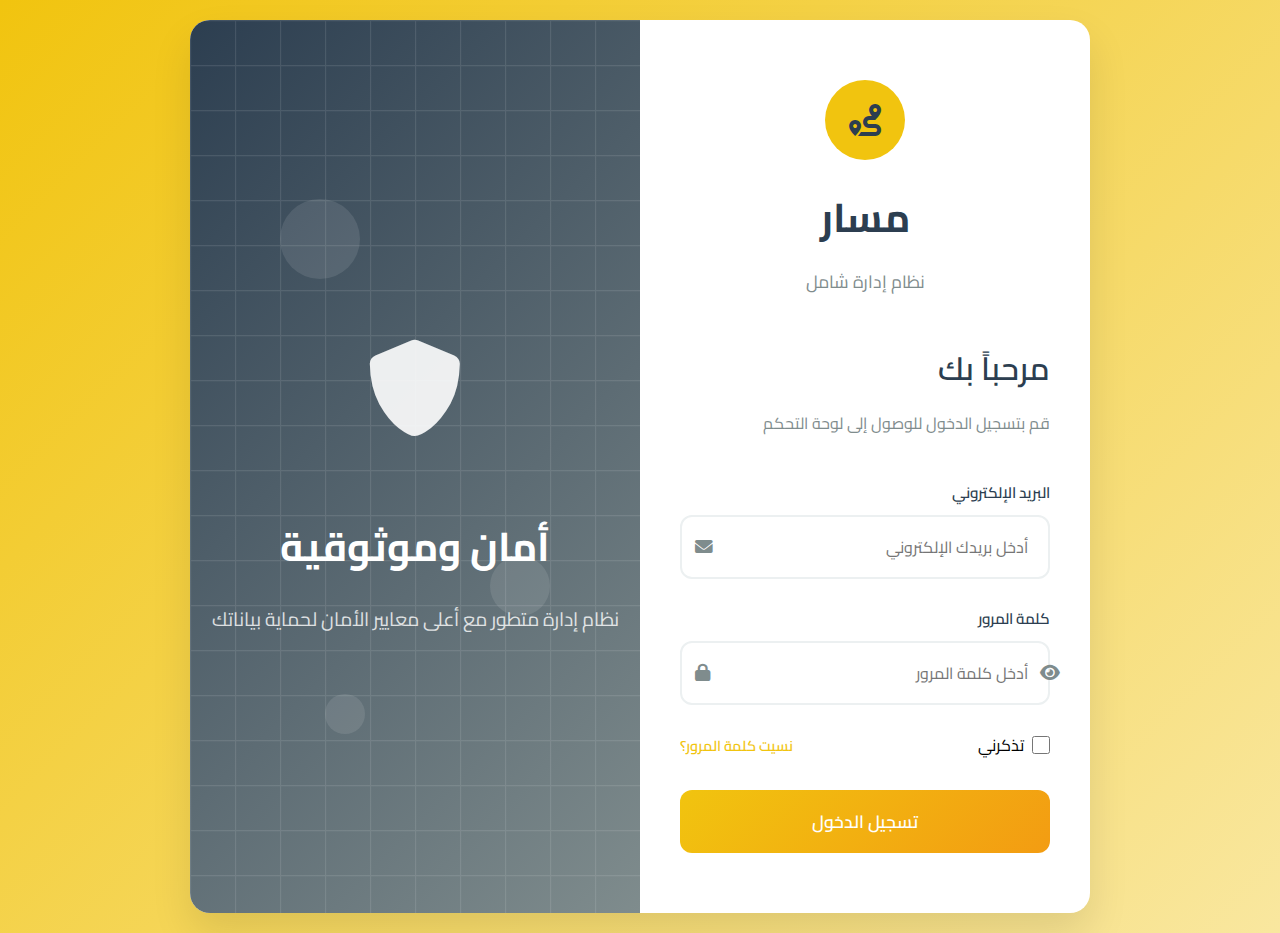
<file: index.html>
<!DOCTYPE html>
<html lang="ar" dir="rtl">
<head>
    <meta charset="UTF-8">
    <meta name="viewport" content="width=device-width, initial-scale=1.0">
    <title>لوحة تحكم مسار</title>
    <link rel="stylesheet" href="assets/css/style.css">
    <link rel="stylesheet" href="https://cdnjs.cloudflare.com/ajax/libs/font-awesome/6.0.0/css/all.min.css">
    <link href="https://fonts.googleapis.com/css2?family=Cairo:wght@300;400;600;700&display=swap" rel="stylesheet">
</head>
<body>
    <!-- Header -->
    <div id="header-container"></div>
    
    <!-- Sidebar -->
    <div id="sidebar-container"></div>
    
    <!-- Main Content -->
    <main class="main-content">
        <div class="content-wrapper">
            <div class="page-header">
                <h1><i class="fas fa-tachometer-alt"></i> لوحة التحكم الرئيسية</h1>
                <p>مرحباً بك في نظام إدارة مسار</p>
            </div>
            
            <!-- Dashboard Cards -->
            <div class="dashboard-grid">
                <div class="dashboard-card">
                    <div class="card-icon">
                        <i class="fas fa-users"></i>
                    </div>
                    <div class="card-content">
                        <h3>إجمالي المستخدمين</h3>
                        <span class="card-number">1,245</span>
                    </div>
                </div>
                
                <div class="dashboard-card">
                    <div class="card-icon">
                        <i class="fas fa-shopping-cart"></i>
                    </div>
                    <div class="card-content">
                        <h3>الطلبات الجديدة</h3>
                        <span class="card-number">89</span>
                    </div>
                </div>
                
                <div class="dashboard-card">
                    <div class="card-icon">
                        <i class="fas fa-check-circle"></i>
                    </div>
                    <div class="card-content">
                        <h3>الطلبات المكتملة</h3>
                        <span class="card-number">567</span>
                    </div>
                </div>
                
                <div class="dashboard-card">
                    <div class="card-icon">
                        <i class="fas fa-shield-alt"></i>
                    </div>
                    <div class="card-content">
                        <h3>التصاريح الأمنية</h3>
                        <span class="card-number">23</span>
                    </div>
                </div>
            </div>
            
            <!-- Recent Activity -->
            <div class="activity-section">
                <h2><i class="fas fa-clock"></i> النشاطات الأخيرة</h2>
                <div class="activity-list">
                    <div class="activity-item">
                        <div class="activity-icon">
                            <i class="fas fa-user-plus"></i>
                        </div>
                        <div class="activity-content">
                            <p>تم إضافة مستخدم جديد: أحمد محمد</p>
                            <span class="activity-time">منذ 5 دقائق</span>
                        </div>
                    </div>
                    
                    <div class="activity-item">
                        <div class="activity-icon">
                            <i class="fas fa-shopping-bag"></i>
                        </div>
                        <div class="activity-content">
                            <p>طلب جديد من العميل: سارة أحمد</p>
                            <span class="activity-time">منذ 15 دقيقة</span>
                        </div>
                    </div>
                    
                    <div class="activity-item">
                        <div class="activity-icon">
                            <i class="fas fa-check"></i>
                        </div>
                        <div class="activity-content">
                            <p>تم اعتماد تصريح أمني جديد</p>
                            <span class="activity-time">منذ 30 دقيقة</span>
                        </div>
                    </div>
                </div>
            </div>
        </div>
    </main>
    
    <script src="assets/js/components.js"></script>
    <script src="assets/js/main.js"></script>
</body>
</html>
</file>
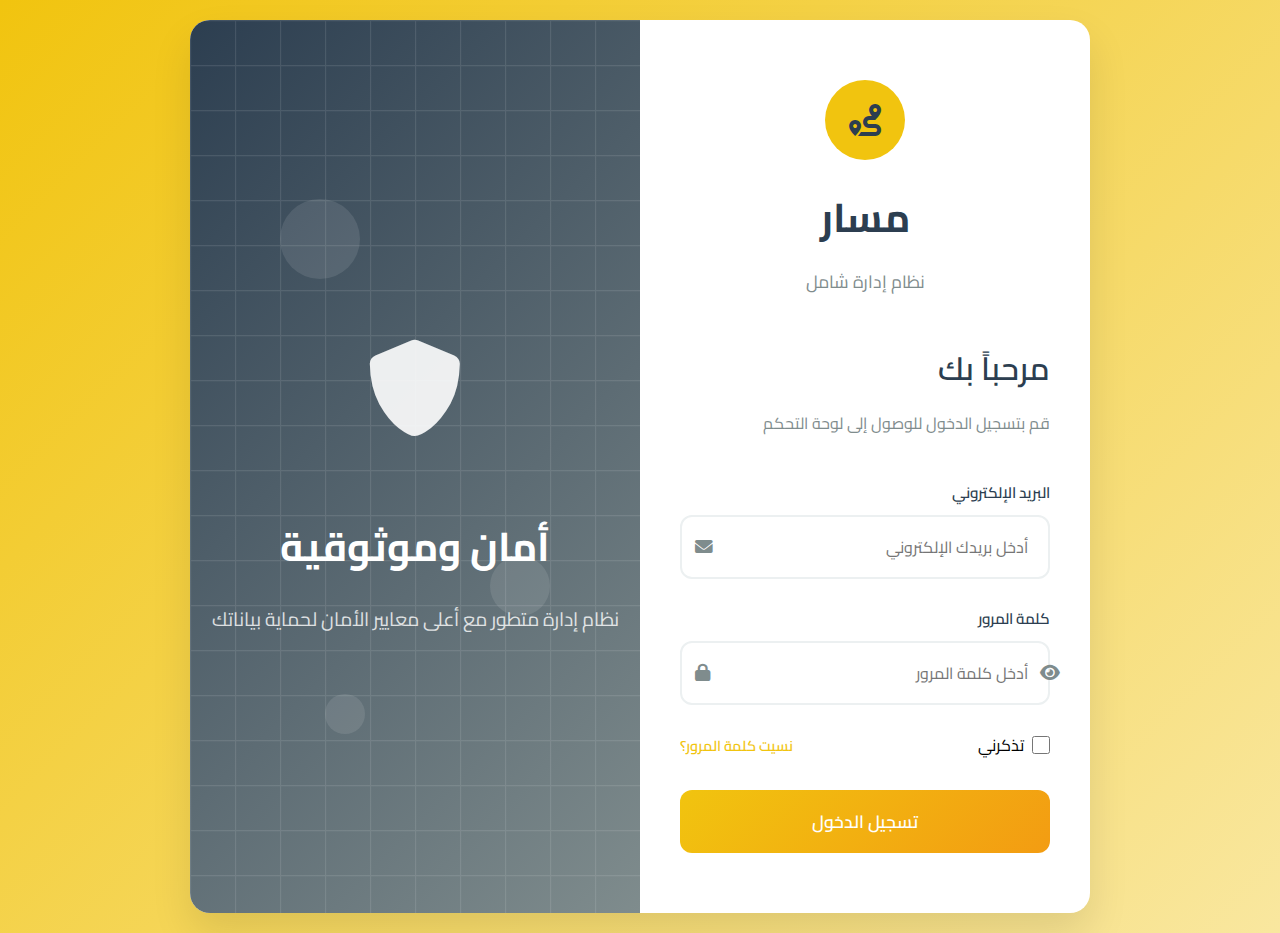
<file: accounts.html>
<!DOCTYPE html>
<html lang="ar" dir="rtl">
<head>
    <meta charset="UTF-8">
    <meta name="viewport" content="width=device-width, initial-scale=1.0">
    <title>إدارة الحسابات - مسار</title>
    <link rel="stylesheet" href="assets/css/style.css">
    <link rel="stylesheet" href="https://cdnjs.cloudflare.com/ajax/libs/font-awesome/6.0.0/css/all.min.css">
    <link href="https://fonts.googleapis.com/css2?family=Cairo:wght@300;400;600;700&display=swap" rel="stylesheet">
</head>
<body>
    <!-- Header -->
    <div id="header-container"></div>
    
    <!-- Sidebar -->
    <div id="sidebar-container"></div>
    
     <!-- Main Content -->
    <main class="main-content">
        <div class="content-wrapper">
            <div class="page-header">
                <h1><i class="fas fa-users-cog"></i> إدارة الحسابات</h1>
                <p>إدارة حسابات المستخدمين والعملاء في النظام</p>
            </div>
            
            <!-- Action Buttons -->
            <div class="action-buttons" style="margin-bottom: 2rem;">
                <button class="btn btn-primary" onclick="showPendingRequests()">
                    <i class="fas fa-clock"></i> طلبات التسجيل المعلقة
                </button>
                <button class="btn btn-warning" onclick="showRejectedRequests()">
                    <i class="fas fa-times-circle"></i> الطلبات المرفوضة
                </button>
                <button class="btn btn-secondary" onclick="exportToExcel()">
                    <i class="fas fa-file-excel"></i> تصدير إلى Excel
                </button>
            </div>
            
            <!-- Search and Filter -->
            <div class="form-container">
                <div style="display: grid; grid-template-columns: 1fr 1fr 1fr auto; gap: 1rem; align-items: end;">
                    <div class="form-group">
                        <label>البحث</label>
                        <input type="text" class="form-control" placeholder="البحث بالاسم أو البريد الإلكتروني..." id="searchInput">
                    </div>
                    <div class="form-group">
                        <label>نوع الحساب</label>
                        <select class="form-control" id="accountTypeFilter">
                            <option value="">جميع الأنواع</option>
                            <option value="admin">مدير النظام</option>
                            <option value="driver">سائق</option>
                            <option value="car_rental_office">مكتب توصيل</option>
                            <option value="restaurant">مطعم</option>
                            <option value="real_estate_individual">سمسار</option>
                            <option value="real_estate_office">مكتب عقارات</option>
                        </select>
                    </div>
                    <div class="form-group">
                        <label>الحالة</label>
                        <select class="form-control" id="statusFilter">
                            <option value="">جميع الحالات</option>
                            <option value="1">معتمد</option>
                            <option value="0">غير معتمد</option>
                            <option value="pending">معلق</option>
                            <option value="rejected">مرفوض</option>
                        </select>
                    </div>
                    <button class="btn btn-primary" onclick="filterAccounts()">
                        <i class="fas fa-search"></i> بحث
                    </button>
                </div>
            </div>
            
            <!-- Accounts Table -->
            <div class="table-container">
                <table class="table">
                    <thead>
                        <tr>
                            <th>الصورة</th>
                            <th>الاسم</th>
                            <th>البريد الإلكتروني</th>
                            <th>نوع الحساب</th>
                            <th>الحالة</th>
                            <th>تاريخ التسجيل</th>
                            <th>آخر دخول</th>
                            <th>الإجراءات</th>
                        </tr>
                    </thead>
                    <tbody id="accountsTableBody">
                        <!-- البيانات سيتم تحميلها من API -->
                    </tbody>
                </table>
            </div>
            
            <!-- Pagination -->
            <div class="pagination-container" style="display: flex; justify-content: center; align-items: center; gap: 1rem; margin-top: 2rem;">
                <button class="btn btn-secondary" disabled>
                    <i class="fas fa-chevron-right"></i> السابق
                </button>
                <span style="color: var(--dark-gray);">صفحة 1 من 5</span>
                <button class="btn btn-secondary">
                    التالي <i class="fas fa-chevron-left"></i>
                </button>
            </div>
        </div>
    </main>
    
    <!-- Add User Modal -->
    <div id="addUserModal" class="modal" style="display: none;">
        <div class="modal-content">
            <div class="modal-header">
                <h3>إضافة مستخدم جديد</h3>
                <span class="close" onclick="closeModal('addUserModal')">×</span>
            </div>
            <div class="modal-body">
                <form id="addUserForm">
                    <div class="form-group">
                        <label>الاسم *</label>
                        <input type="text" id="addUserName" class="form-control" required>
                    </div>
                    <div class="form-group">
                        <label>البريد الإلكتروني *</label>
                        <input type="email" id="addUserEmail" class="form-control" required>
                    </div>
                    <div class="form-group">
                        <label>رقم الهاتف</label>
                        <input type="tel" id="addUserPhone" class="form-control">
                    </div>
                    <div class="form-group">
                        <label>كلمة المرور *</label>
                        <input type="password" id="addUserPassword" class="form-control" required>
                    </div>
                    <div class="form-group">
                        <label>نوع الحساب *</label>
                        <select id="addUserType" class="form-control" required>
                            <option value="">اختر نوع الحساب</option>
                            <option value="admin">مدير النظام</option>
                            <option value="driver">سائق</option>
                            <option value="car_rental_office">مكتب توصيل</option>
                            <option value="restaurant">مطعم</option>
                            <option value="real_estate_individual">سمسار</option>
                            <option value="real_estate_office">مكتب عقارات</option>
                        </select>
                    </div>
                    <div class="form-group">
                        <label>حالة الاعتماد *</label>
                        <select id="addUserStatus" class="form-control" required>
                            <option value="">اختر حالة الاعتماد</option>
                            <option value="0">غير معتمد</option>
                            <option value="1" selected>معتمد</option>
                        </select>
                    </div>
                </form>
            </div>
            <div class="modal-footer">
                <button type="button" class="btn btn-secondary" onclick="closeModal('addUserModal')">إلغاء</button>
                <button type="button" class="btn btn-primary" onclick="handleAddUser()">إضافة المستخدم</button>
            </div>
        </div>
    </div>
    
    <!-- Edit User Modal -->
    <div id="editUserModal" class="modal" style="display: none;">
        <div class="modal-content" style="max-width: 800px;">
            <div class="modal-header">
                <h3>تعديل بيانات المستخدم</h3>
                <span class="close" onclick="closeModal('editUserModal')">×</span>
            </div>
            <div class="modal-body">
                <form id="editUserForm">
                    <input type="hidden" id="editUserId">
                    
                    <!-- Basic Information -->
                    <h4 class="section-title">البيانات الأساسية</h4>
                    <div class="form-row">
                        <div class="form-group col-md-6">
                            <label>الاسم *</label>
                            <input type="text" id="editUserName" class="form-control" required>
                        </div>
                        <div class="form-group col-md-6">
                            <label>البريد الإلكتروني *</label>
                            <input type="email" id="editUserEmail" class="form-control" required>
                        </div>
                    </div>
                    <div class="form-row">
                        <div class="form-group col-md-6">
                            <label>رقم الهاتف</label>
                            <input type="tel" id="editUserPhone" class="form-control">
                        </div>
                        <div class="form-group col-md-6">
                            <label>المحافظة</label>
                            <input type="text" id="editUserGovernorate" class="form-control">
                        </div>
                    </div>
                    <div class="form-row">
                        <div class="form-group col-md-6">
                            <label>نوع الحساب *</label>
                            <select id="editUserType" class="form-control" required onchange="showEditSpecificFields()">
                                <option value="admin">مدير النظام</option>
                                <option value="driver">سائق</option>
                                <option value="car_rental_office">مكتب توصيل</option>
                                <option value="restaurant">مطعم</option>
                                <option value="real_estate_individual">سمسار</option>
                                <option value="real_estate_office">مكتب عقارات</option>
                            </select>
                        </div>
                        <div class="form-group col-md-6">
                            <label>حالة الاعتماد *</label>
                            <select id="editUserStatus" class="form-control" required>
                                <option value="0">غير معتمد</option>
                                <option value="1">معتمد</option>
                            </select>
                        </div>
                    </div>
                    
                    <!-- Dynamic Fields Container -->
                    <div id="editSpecificFields"></div>
                </form>
            </div>
            <div class="modal-footer">
                <button type="button" class="btn btn-secondary" onclick="closeModal('editUserModal')">إلغاء</button>
                <button type="button" class="btn btn-primary" onclick="handleEditUser()">حفظ التغييرات</button>
            </div>
        </div>
    </div>
    
    <!-- View User Modal -->
    <div id="viewUserModal" class="modal" style="display: none;">
        <div class="modal-content">
            <div class="modal-header">
                <h3>تفاصيل المستخدم</h3>
                <span class="close" onclick="closeModal('viewUserModal')">×</span>
            </div>
            <div class="modal-body" id="viewUserModalBody">
                <!-- User details will be dynamically injected here -->
            </div>
            <div class="modal-footer">
                <button type="button" class="btn btn-secondary" onclick="closeModal('viewUserModal')">إغلاق</button>
                <button type="button" id="editUserFromViewBtn" class="btn btn-primary" onclick="editUserFromView()">تعديل البيانات</button>
            </div>
        </div>
    </div>

    <!-- Delete User Modal -->
    <div id="deleteUserModal" class="modal" style="display: none;">
        <div class="modal-content">
            <div class="modal-header">
                <h3>تأكيد الحذف</h3>
                <span class="close" onclick="closeModal('deleteUserModal')">×</span>
            </div>
            <div class="modal-body">
                <div class="delete-warning">
                    <i class="fas fa-exclamation-triangle" style="color: #dc3545; font-size: 3rem; margin-bottom: 1rem;"></i>
                    <p>هل أنت متأكد من حذف المستخدم <strong id="deleteUserName"></strong>؟</p>
                    <p style="color: #dc3545; font-size: 0.9rem; margin-top: 1rem;">⚠️ تحذير: هذا الإجراء لا يمكن التراجع عنه وسيتم حذف جميع البيانات المرتبطة بهذا المستخدم نهائياً.</p>
                </div>
                <input type="hidden" id="deleteUserId">
            </div>
            <div class="modal-footer">
                <button type="button" class="btn btn-secondary" onclick="closeModal('deleteUserModal')">إلغاء</button>
                <button type="button" class="btn btn-danger" onclick="confirmDeleteUser()">
                    <i class="fas fa-trash"></i> حذف المستخدم نهائياً
                </button>
            </div>
        </div>
    </div>

    <!-- Registration Request Modal -->
    <div id="registrationRequestModal" class="modal" style="display: none;">
        <div class="modal-content" style="max-width: 900px;">
            <div class="modal-header">
                <h3>طلب تسجيل جديد</h3>
                <span class="close" onclick="closeModal('registrationRequestModal')">×</span>
            </div>
            <div class="modal-body" id="registrationRequestModalBody">
                <div class="table-container">
                    <table class="table">
                        <thead>
                            <tr>
                                <th>الاسم</th>
                                <th>البريد الإلكتروني</th>
                                <th>الهاتف</th>
                                <th>نوع الحساب</th>
                                <th>تاريخ الطلب</th>
                                <th>الإجراءات</th>
                            </tr>
                        </thead>
                        <tbody id="pendingRequestsTableBody">
                            <!-- Pending requests will be dynamically injected here -->
                        </tbody>
                    </table>
                </div>
            </div>
            <div class="modal-footer">
                <button type="button" class="btn btn-secondary" onclick="closeModal('registrationRequestModal')">إغلاق</button>
            </div>
        </div>
    </div>

    <!-- Rejected Requests Modal -->
    <div id="rejectedRequestsModal" class="modal" style="display: none;">
        <div class="modal-content" style="max-width: 1000px;">
            <div class="modal-header">
                <h3>الطلبات المرفوضة</h3>
                <span class="close" onclick="closeModal('rejectedRequestsModal')">×</span>
            </div>
            <div class="modal-body">
                <div class="table-container">
                    <table class="table">
                        <thead>
                            <tr>
                                <th>الاسم</th>
                                <th>البريد الإلكتروني</th>
                                <th>نوع الحساب</th>
                                <th>تاريخ الطلب</th>
                                <th>تاريخ الرفض</th>
                                <th>الإجراءات</th>
                            </tr>
                        </thead>
                        <tbody id="rejectedRequestsTableBody">
                            <!-- Rejected requests will be dynamically injected here -->
                        </tbody>
                    </table>
                </div>
            </div>
            <div class="modal-footer">
                <button type="button" class="btn btn-secondary" onclick="closeModal('rejectedRequestsModal')">إغلاق</button>
            </div>
        </div>
    </div>
    
    <link rel="stylesheet" href="assets/css/accounts.css">
    <script src="assets/js/main.js"></script>
    <script src="assets/js/accounts.js"></script>



    
    <style>
        :root {
            --primary-yellow: #FFC107;
            --dark-gray: #333;
            --primary-gray: #6c757d;
            --light-gray: #f8f9fa;
            --white: #fff;
            --light-yellow: #fff3cd;
        }
        body { font-family: 'Cairo', sans-serif; }
        .badge { padding: 0.3rem 0.6rem; border-radius: 12px; font-size: 0.8rem; font-weight: 600; }
        .badge-admin { background: var(--primary-yellow); color: var(--dark-gray); }
        .badge-employee { background: #007bff; color: var(--white); }
        .badge-customer { background: #6c757d; color: var(--white); }
        .status-active { color: #28a745; font-weight: 600; }
        .status-inactive { color: #dc3545; font-weight: 600; }
        .btn-icon { background: none; border: none; padding: 0.5rem; margin: 0 0.25rem; border-radius: 50%; cursor: pointer; transition: all 0.3s ease; color: var(--primary-gray); }
        .btn-icon:hover { background: #e9ecef; }
        .btn-icon.btn-danger:hover { background: #dc3545; color: var(--white); }
        
        /* Modal Styles */
        .modal { position: fixed; z-index: 1000; left: 0; top: 0; width: 100%; height: 100%; background-color: rgba(0, 0, 0, 0.5); display: none; align-items: center; justify-content: center; }
        .modal-content { background-color: var(--white); border-radius: 8px; box-shadow: 0 4px 20px rgba(0, 0, 0, 0.15); width: 90%; max-width: 600px; max-height: 90vh; display: flex; flex-direction: column; }
        .modal-header { padding: 1.5rem; border-bottom: 1px solid #dee2e6; display: flex; justify-content: space-between; align-items: center; }
        .modal-header h3 { margin: 0; color: var(--dark-gray); font-size: 1.25rem; }
        .modal-header .close { font-size: 1.5rem; font-weight: bold; color: var(--primary-gray); cursor: pointer; }
        .modal-body { padding: 1.5rem; overflow-y: auto; }
        .modal-footer { padding: 1rem 1.5rem; border-top: 1px solid #dee2e6; display: flex; gap: 1rem; justify-content: flex-end; }
        
        /* View User Modal Specific Styles */
        .user-details-header { text-align: center; margin-bottom: 1.5rem; }
        .view-user-avatar { width: 100px; height: 100px; border-radius: 50%; object-fit: cover; margin-bottom: 1rem; border: 3px solid var(--primary-yellow); }
        .view-user-initials { width: 100px; height: 100px; border-radius: 50%; background: var(--primary-yellow); color: var(--dark-gray); display: flex; align-items: center; justify-content: center; font-size: 2.5rem; font-weight: bold; margin: 0 auto 1rem auto; }
        .user-details-header h3 { margin: 0.5rem 0 0.25rem; }
        .user-details-header p { margin: 0; color: var(--primary-gray); }

        .details-subtitle { margin-top: 1.5rem; margin-bottom: 1rem; font-size: 1.1rem; border-bottom: 2px solid var(--primary-yellow); padding-bottom: 0.5rem; }
        .user-details-grid { display: grid; grid-template-columns: repeat(auto-fit, minmax(250px, 1fr)); gap: 1rem; }
        .info-row { background-color: var(--light-gray); padding: 0.75rem; border-radius: 6px; display: flex; justify-content: space-between; align-items: center; }
        .info-row label { font-weight: 600; color: var(--dark-gray); margin-left: 1rem; }
        
        /* Edit Modal Specific Styles */
        .section-title { color: var(--dark-gray); font-size: 1.1rem; margin: 1.5rem 0 1rem 0; padding-bottom: 0.5rem; border-bottom: 2px solid var(--primary-yellow); }
        .form-row { display: flex; flex-wrap: wrap; margin-right: -0.5rem; margin-left: -0.5rem; }
        .form-group { margin-bottom: 1rem; }
        .col-md-4 { flex: 0 0 33.333333%; max-width: 33.333333%; padding-right: 0.5rem; padding-left: 0.5rem; }
        .col-md-6 { flex: 0 0 50%; max-width: 50%; padding-right: 0.5rem; padding-left: 0.5rem; }
        .form-control { width: 100%; padding: 0.5rem; border: 1px solid #ced4da; border-radius: 4px; font-size: 0.9rem; }
        .form-control:focus { border-color: var(--primary-yellow); outline: 0; box-shadow: 0 0 0 0.2rem rgba(255, 193, 7, 0.25); }
        label { display: block; margin-bottom: 0.5rem; font-weight: 600; color: var(--dark-gray); }
        
        @media (max-width: 768px) {
            .col-md-4, .col-md-6 { flex: 0 0 100%; max-width: 100%; }
        }
        .info-row span { color: var(--primary-gray); text-align: left; }
        .info-row span .badge, .info-row span .status-active, .info-row span .status-inactive { font-size: 0.9rem; }
        
        /* Image buttons section styles */
        .image-buttons-section {
            margin-top: 1.5rem;
            padding: 1rem;
            background-color: #f8f9fa;
            border-radius: 8px;
            border: 1px solid #e9ecef;
        }
        
        .image-section-title {
            color: var(--dark-gray);
            font-size: 1.1rem;
            margin-bottom: 1rem;
            display: flex;
            align-items: center;
            gap: 0.5rem;
        }
        
        .image-buttons-grid {
            display: grid;
            grid-template-columns: repeat(auto-fit, minmax(200px, 1fr));
            gap: 0.75rem;
        }
        
        .image-btn {
            background: linear-gradient(135deg, var(--primary-yellow), #ffb300);
            color: var(--dark-gray);
            border: none;
            padding: 0.75rem 1rem;
            border-radius: 8px;
            font-weight: 600;
            cursor: pointer;
            transition: all 0.3s ease;
            display: flex;
            align-items: center;
            gap: 0.5rem;
            text-align: center;
            justify-content: center;
            box-shadow: 0 2px 4px rgba(0,0,0,0.1);
        }
        
        .image-btn:hover {
            transform: translateY(-2px);
            box-shadow: 0 4px 8px rgba(0,0,0,0.15);
            background: linear-gradient(135deg, #ffb300, var(--primary-yellow));
        }
        
        .image-btn i {
            font-size: 1.1rem;
        }
        
        /* Image modal styles */
        #imageModal {
            position: fixed;
            z-index: 2000;
            left: 0;
            top: 0;
            width: 100%;
            height: 100%;
            background-color: rgba(0, 0, 0, 0.8);
            display: none;
            align-items: center;
            justify-content: center;
        }
        
        #imageModal .modal-content {
            background-color: var(--white);
            border-radius: 8px;
            max-width: 90%;
            max-height: 90%;
            position: relative;
        }
        
        #imageModal .modal-header {
            padding: 1rem;
            border-bottom: 1px solid #dee2e6;
        }
        
        #imageModal .modal-body {
            padding: 1rem;
            text-align: center;
        }
        
        #imageModal img {
            max-width: 100%;
            max-height: 70vh;
            object-fit: contain;
            border-radius: 4px;
        }
        
        /* Registration request modal styles */
        .registration-request-modal .modal-content {
            max-width: 1000px;
        }

        /* Request Details Modal Styles */
        .user-details-header {
            text-align: center;
            margin-bottom: 2rem;
            padding: 1.5rem;
            background: linear-gradient(135deg, #667eea 0%, #764ba2 100%);
            border-radius: 10px;
            color: white;
        }

        .view-user-initials {
            width: 80px;
            height: 80px;
            border-radius: 50%;
            background: rgba(255, 255, 255, 0.2);
            display: flex;
            align-items: center;
            justify-content: center;
            font-size: 2rem;
            font-weight: bold;
            margin: 0 auto 1rem;
            border: 3px solid rgba(255, 255, 255, 0.3);
        }

        .user-details-header h3 {
            margin: 0.5rem 0;
            font-size: 1.5rem;
        }

        .details-subtitle {
            font-size: 1.1rem;
            font-weight: 600;
            color: #333;
            margin: 1.5rem 0 1rem;
            padding-bottom: 0.5rem;
            border-bottom: 2px solid #e9ecef;
        }

        .user-details-grid {
            display: grid;
            grid-template-columns: 1fr;
            gap: 0.8rem;
            margin-bottom: 1.5rem;
        }

        .detail-row {
            display: flex;
            justify-content: space-between;
            align-items: center;
            padding: 0.8rem;
            background: #f8f9fa;
            border-radius: 6px;
            border-left: 4px solid #007bff;
        }

        .detail-label {
            font-weight: 600;
            color: #495057;
            min-width: 120px;
        }

        .detail-value {
            color: #212529;
            text-align: left;
        }

        .image-buttons-section {
            margin: 1rem 0;
        }

        .image-buttons-grid {
            display: grid;
            grid-template-columns: repeat(auto-fit, minmax(200px, 1fr));
            gap: 1rem;
        }

        .image-btn {
            display: flex;
            align-items: center;
            justify-content: center;
            gap: 0.5rem;
            padding: 0.8rem 1rem;
            background: linear-gradient(135deg, #28a745, #20c997);
            color: white;
            border: none;
            border-radius: 8px;
            cursor: pointer;
            transition: all 0.3s ease;
            font-size: 0.9rem;
            text-decoration: none;
        }

        .image-btn:hover {
            transform: translateY(-2px);
            box-shadow: 0 4px 12px rgba(40, 167, 69, 0.3);
        }

        .image-btn i {
            font-size: 1.1rem;
        }
        
        .registration-table {
            width: 100%;
            border-collapse: collapse;
            margin-top: 1rem;
        }
        
        .registration-table th,
        .registration-table td {
            padding: 0.75rem;
            text-align: right;
            border-bottom: 1px solid #dee2e6;
        }
        
        .registration-table th {
            background-color: var(--light-gray);
            font-weight: 600;
            color: var(--dark-gray);
        }
        
        .registration-table tbody tr:hover {
            background-color: #f8f9fa;
        }
        
        /* Alert styles */
        .alert {
            padding: 0.75rem 1rem;
            margin-bottom: 1rem;
            border: 1px solid transparent;
            border-radius: 0.375rem;
        }
        
        .alert-success {
            color: #0f5132;
            background-color: #d1e7dd;
            border-color: #badbcc;
        }
        
        .alert-warning {
            color: #664d03;
            background-color: #fff3cd;
            border-color: #ffecb5;
        }
        
        .alert-info {
            color: #055160;
            background-color: #cff4fc;
            border-color: #b6effb;
        }
        
        .btn-close {
            background: none;
            border: none;
            font-size: 1.2rem;
            cursor: pointer;
            opacity: 0.5;
        }
        
        .btn-close:hover {
            opacity: 1;
        }
    </style>
    
    <!-- Request Details Modal -->
    <div id="requestDetailsModal" class="modal" style="display: none;">
        <div class="modal-content" style="max-width: 900px;">
            <div class="modal-header">
                <h3>تفاصيل طلب التسجيل</h3>
                <span class="close" onclick="closeModal('requestDetailsModal')">×</span>
            </div>
            <div class="modal-body" id="requestDetailsBody">
                <!-- Request details will be dynamically injected here -->
            </div>
            <div class="modal-footer">
                <button type="button" class="btn btn-secondary" onclick="closeModal('requestDetailsModal')">إغلاق</button>
                <button type="button" id="approveBtn" class="btn btn-success" onclick="approveCurrentRequest()">
                    <i class="fas fa-check"></i> قبول الطلب
                </button>
                <button type="button" id="rejectBtn" class="btn btn-danger" onclick="rejectCurrentRequest()">
                    <i class="fas fa-times"></i> رفض الطلب
                </button>
            </div>
        </div>
    </div>

    <!-- Image Modal -->
    <div id="imageModal" class="modal">
        <div class="modal-content">
            <div class="modal-header">
                <h3 id="modalTitle">عرض الصورة</h3>
                <span class="close" onclick="closeImageModal()">&times;</span>
            </div>
            <div class="modal-body">
                <img id="modalImage" src="" alt="صورة المستند">
            </div>
        </div>
    </div>

    <!-- Scripts -->
    <script src="assets/js/components.js"></script>
    <script src="api/users.js"></script>
</body>
</html>
</file>
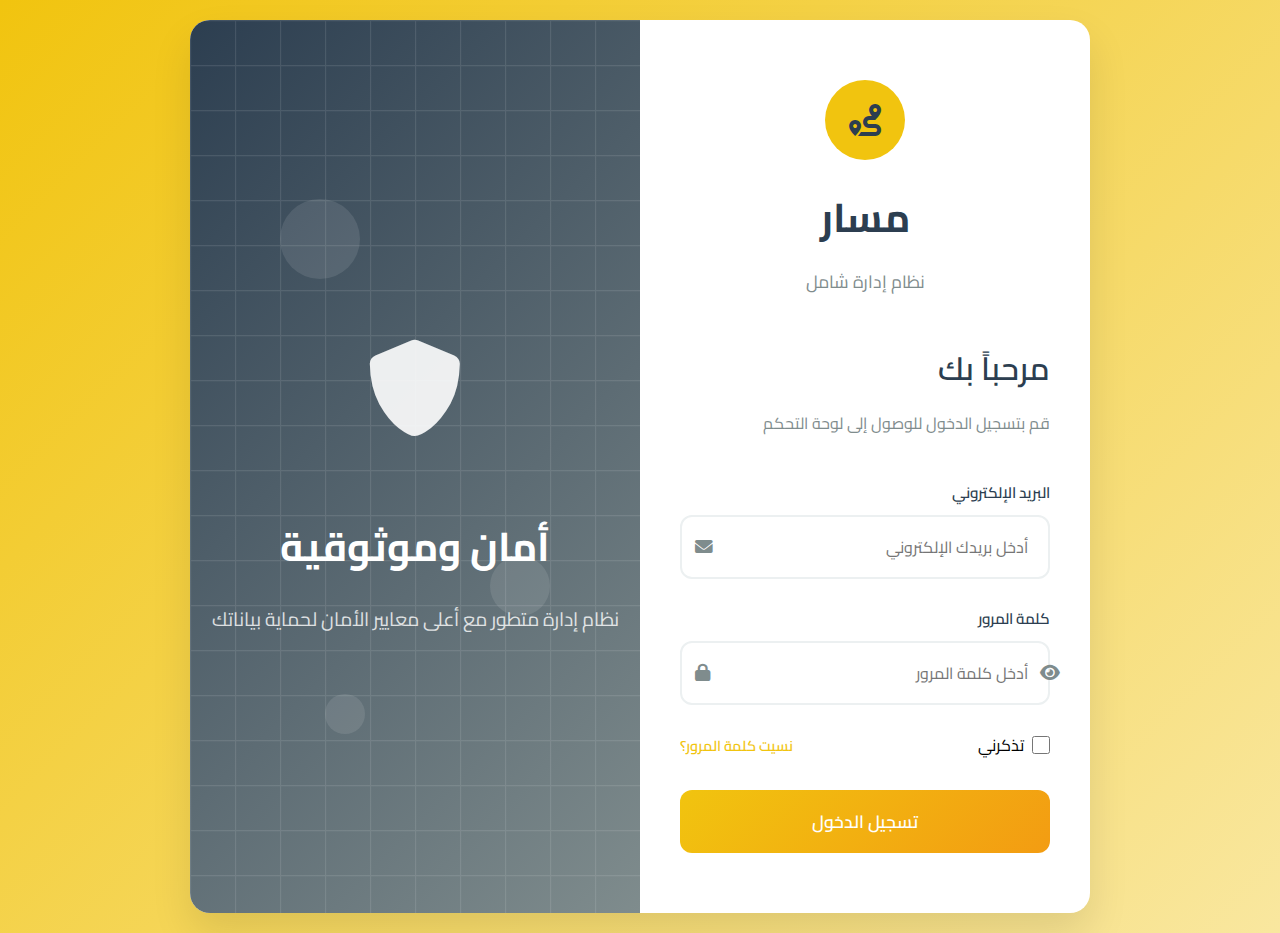
<file: app-settings.html>
<!DOCTYPE html>
<html lang="ar" dir="rtl">
<head>
    <meta charset="UTF-8">
    <meta name="viewport" content="width=device-width, initial-scale=1.0">
    <title>التعديل على التطبيق - مسار</title>
    <link rel="stylesheet" href="assets/css/style.css">
    <link rel="stylesheet" href="https://cdnjs.cloudflare.com/ajax/libs/font-awesome/6.0.0/css/all.min.css">
    <link href="https://fonts.googleapis.com/css2?family=Cairo:wght@300;400;600;700&display=swap" rel="stylesheet">
</head>
<body>
    <!-- Header -->
    <div id="header-container"></div>
    
    <!-- Sidebar -->
    <div id="sidebar-container"></div>
    
    <!-- Main Content -->
    <main class="main-content">
        <div class="content-wrapper">
            <div class="page-header">
                <h1><i class="fas fa-cogs"></i> التعديل على التطبيق</h1>
                <p>إدارة إعدادات وتكوين التطبيق</p>
            </div>
            
            <!-- Settings Tabs -->
            <div class="tabs-container">
                <div class="tabs-nav">
                    <button class="tab-btn active" onclick="showTab('general')">الإعدادات العامة</button>
                    <button class="tab-btn" onclick="showTab('appearance')">المظهر والواجهة</button>
                    <button class="tab-btn" onclick="showTab('security')">الأمان</button>
                    <button class="tab-btn" onclick="showTab('notifications')">الإشعارات</button>
                    <button class="tab-btn" onclick="showTab('backup')">النسخ الاحتياطي</button>
                    <button class="tab-btn" onclick="showTab('system')">النظام</button>
                </div>
                
                <!-- General Settings Tab -->
                <div id="general-tab" class="tab-content active">
                    <div class="form-container">
                        <h2><i class="fas fa-info-circle"></i> معلومات التطبيق</h2>
                        <div style="display: grid; grid-template-columns: repeat(auto-fit, minmax(300px, 1fr)); gap: 1rem;">
                            <div class="form-group">
                                <label>اسم التطبيق</label>
                                <input type="text" class="form-control" value="مسار" id="appName">
                            </div>
                            <div class="form-group">
                                <label>إصدار التطبيق</label>
                                <input type="text" class="form-control" value="1.0.0" id="appVersion">
                            </div>
                            <div class="form-group">
                                <label>وصف التطبيق</label>
                                <textarea class="form-control" rows="3" id="appDescription">نظام إدارة شامل للعملاء والطلبات</textarea>
                            </div>
                            <div class="form-group">
                                <label>البريد الإلكتروني للدعم</label>
                                <input type="email" class="form-control" value="support@masar.com" id="supportEmail">
                            </div>
                            <div class="form-group">
                                <label>رقم الهاتف للدعم</label>
                                <input type="tel" class="form-control" value="+966501234567" id="supportPhone">
                            </div>
                            <div class="form-group">
                                <label>المنطقة الزمنية</label>
                                <select class="form-control" id="timezone">
                                    <option value="Asia/Riyadh" selected>الرياض (GMT+3)</option>
                                    <option value="Asia/Dubai">دبي (GMT+4)</option>
                                    <option value="Asia/Kuwait">الكويت (GMT+3)</option>
                                </select>
                            </div>
                        </div>
                        
                        <h3><i class="fas fa-language"></i> إعدادات اللغة</h3>
                        <div style="display: grid; grid-template-columns: repeat(auto-fit, minmax(250px, 1fr)); gap: 1rem;">
                            <div class="form-group">
                                <label>اللغة الافتراضية</label>
                                <select class="form-control" id="defaultLanguage">
                                    <option value="ar" selected>العربية</option>
                                    <option value="en">English</option>
                                </select>
                            </div>
                            <div class="form-group">
                                <label>العملة الافتراضية</label>
                                <select class="form-control" id="defaultCurrency">
                                    <option value="SAR" selected>ريال سعودي</option>
                                    <option value="AED">درهم إماراتي</option>
                                    <option value="USD">دولار أمريكي</option>
                                </select>
                            </div>
                        </div>
                    </div>
                </div>
                
                <!-- Appearance Settings Tab -->
                <div id="appearance-tab" class="tab-content">
                    <div class="form-container">
                        <h2><i class="fas fa-palette"></i> إعدادات المظهر</h2>
                        <div style="display: grid; grid-template-columns: repeat(auto-fit, minmax(300px, 1fr)); gap: 1rem;">
                            <div class="form-group">
                                <label>شعار التطبيق</label>
                                <div class="file-upload-area">
                                    <input type="file" id="logoUpload" accept="image/*" style="display: none;">
                                    <div onclick="document.getElementById('logoUpload').click()" style="cursor: pointer; padding: 2rem; border: 2px dashed var(--primary-gray); border-radius: 8px; text-align: center;">
                                        <i class="fas fa-cloud-upload-alt" style="font-size: 2rem; color: var(--primary-gray); margin-bottom: 1rem;"></i>
                                        <p>اضغط لرفع الشعار</p>
                                        <small>PNG, JPG, SVG (الحد الأقصى: 2MB)</small>
                                    </div>
                                </div>
                            </div>
                            <div class="form-group">
                                <label>اللون الأساسي</label>
                                <div style="display: flex; gap: 1rem; align-items: center;">
                                    <input type="color" value="#FFD700" id="primaryColor" style="width: 50px; height: 40px; border: none; border-radius: 4px;">
                                    <input type="text" class="form-control" value="#FFD700" id="primaryColorText" style="flex: 1;">
                                </div>
                            </div>
                            <div class="form-group">
                                <label>اللون الثانوي</label>
                                <div style="display: flex; gap: 1rem; align-items: center;">
                                    <input type="color" value="#6C757D" id="secondaryColor" style="width: 50px; height: 40px; border: none; border-radius: 4px;">
                                    <input type="text" class="form-control" value="#6C757D" id="secondaryColorText" style="flex: 1;">
                                </div>
                            </div>
                            <div class="form-group">
                                <label>نمط الواجهة</label>
                                <select class="form-control" id="themeMode">
                                    <option value="light" selected>فاتح</option>
                                    <option value="dark">داكن</option>
                                    <option value="auto">تلقائي</option>
                                </select>
                            </div>
                            <div class="form-group">
                                <label>حجم الخط</label>
                                <select class="form-control" id="fontSize">
                                    <option value="small">صغير</option>
                                    <option value="medium" selected>متوسط</option>
                                    <option value="large">كبير</option>
                                </select>
                            </div>
                            <div class="form-group">
                                <label>عرض الشريط الجانبي</label>
                                <select class="form-control" id="sidebarWidth">
                                    <option value="compact">مضغوط</option>
                                    <option value="normal" selected>عادي</option>
                                    <option value="wide">واسع</option>
                                </select>
                            </div>
                        </div>
                        
                        <div class="form-group">
                            <label>
                                <input type="checkbox" id="enableAnimations" checked>
                                تفعيل الحركات والانتقالات
                            </label>
                        </div>
                        
                        <div class="form-group">
                            <label>
                                <input type="checkbox" id="enableSounds" checked>
                                تفعيل الأصوات
                            </label>
                        </div>
                    </div>
                </div>
                
                <!-- Security Settings Tab -->
                <div id="security-tab" class="tab-content">
                    <div class="form-container">
                        <h2><i class="fas fa-shield-alt"></i> إعدادات الأمان</h2>
                        <div style="display: grid; grid-template-columns: repeat(auto-fit, minmax(300px, 1fr)); gap: 1rem;">
                            <div class="form-group">
                                <label>مدة انتهاء الجلسة (بالدقائق)</label>
                                <input type="number" class="form-control" value="30" id="sessionTimeout">
                            </div>
                            <div class="form-group">
                                <label>الحد الأقصى لمحاولات تسجيل الدخول</label>
                                <input type="number" class="form-control" value="5" id="maxLoginAttempts">
                            </div>
                            <div class="form-group">
                                <label>الحد الأدنى لطول كلمة المرور</label>
                                <input type="number" class="form-control" value="8" id="minPasswordLength">
                            </div>
                            <div class="form-group">
                                <label>مدة صلاحية كلمة المرور (بالأيام)</label>
                                <input type="number" class="form-control" value="90" id="passwordExpiry">
                            </div>
                        </div>
                        
                        <h3><i class="fas fa-key"></i> متطلبات كلمة المرور</h3>
                        <div class="form-group">
                            <label>
                                <input type="checkbox" id="requireUppercase" checked>
                                يجب أن تحتوي على أحرف كبيرة
                            </label>
                        </div>
                        <div class="form-group">
                            <label>
                                <input type="checkbox" id="requireLowercase" checked>
                                يجب أن تحتوي على أحرف صغيرة
                            </label>
                        </div>
                        <div class="form-group">
                            <label>
                                <input type="checkbox" id="requireNumbers" checked>
                                يجب أن تحتوي على أرقام
                            </label>
                        </div>
                        <div class="form-group">
                            <label>
                                <input type="checkbox" id="requireSpecialChars" checked>
                                يجب أن تحتوي على رموز خاصة
                            </label>
                        </div>
                        
                        <h3><i class="fas fa-user-shield"></i> المصادقة الثنائية</h3>
                        <div class="form-group">
                            <label>
                                <input type="checkbox" id="enable2FA">
                                تفعيل المصادقة الثنائية
                            </label>
                        </div>
                        <div class="form-group">
                            <label>
                                <input type="checkbox" id="force2FA">
                                إجبار جميع المستخدمين على استخدام المصادقة الثنائية
                            </label>
                        </div>
                    </div>
                </div>
                
                <!-- Notifications Settings Tab -->
                <div id="notifications-tab" class="tab-content">
                    <div class="form-container">
                        <h2><i class="fas fa-bell"></i> إعدادات الإشعارات</h2>
                        
                        <h3><i class="fas fa-envelope"></i> إشعارات البريد الإلكتروني</h3>
                        <div style="display: grid; grid-template-columns: repeat(auto-fit, minmax(300px, 1fr)); gap: 1rem;">
                            <div class="form-group">
                                <label>خادم SMTP</label>
                                <input type="text" class="form-control" placeholder="smtp.gmail.com" id="smtpServer">
                            </div>
                            <div class="form-group">
                                <label>منفذ SMTP</label>
                                <input type="number" class="form-control" value="587" id="smtpPort">
                            </div>
                            <div class="form-group">
                                <label>اسم المستخدم</label>
                                <input type="text" class="form-control" id="smtpUsername">
                            </div>
                            <div class="form-group">
                                <label>كلمة المرور</label>
                                <input type="password" class="form-control" id="smtpPassword">
                            </div>
                        </div>
                        
                        <div class="form-group">
                            <label>
                                <input type="checkbox" id="enableSSL" checked>
                                استخدام SSL/TLS
                            </label>
                        </div>
                        
                        <h3><i class="fas fa-mobile-alt"></i> إشعارات الهاتف المحمول</h3>
                        <div class="form-group">
                            <label>
                                <input type="checkbox" id="enablePushNotifications" checked>
                                تفعيل الإشعارات الفورية
                            </label>
                        </div>
                        
                        <h3><i class="fas fa-cog"></i> أنواع الإشعارات</h3>
                        <div class="notification-types">
                            <div class="form-group">
                                <label>
                                    <input type="checkbox" id="notifyNewOrders" checked>
                                    طلبات جديدة
                                </label>
                            </div>
                            <div class="form-group">
                                <label>
                                    <input type="checkbox" id="notifyOrderUpdates" checked>
                                    تحديثات الطلبات
                                </label>
                            </div>
                            <div class="form-group">
                                <label>
                                    <input type="checkbox" id="notifyNewUsers" checked>
                                    مستخدمين جدد
                                </label>
                            </div>
                            <div class="form-group">
                                <label>
                                    <input type="checkbox" id="notifySystemAlerts" checked>
                                    تنبيهات النظام
                                </label>
                            </div>
                        </div>
                    </div>
                </div>
                
                <!-- Backup Settings Tab -->
                <div id="backup-tab" class="tab-content">
                    <div class="form-container">
                        <h2><i class="fas fa-database"></i> النسخ الاحتياطي</h2>
                        
                        <div style="display: grid; grid-template-columns: repeat(auto-fit, minmax(300px, 1fr)); gap: 1rem;">
                            <div class="form-group">
                                <label>تكرار النسخ الاحتياطي</label>
                                <select class="form-control" id="backupFrequency">
                                    <option value="daily" selected>يومي</option>
                                    <option value="weekly">أسبوعي</option>
                                    <option value="monthly">شهري</option>
                                    <option value="manual">يدوي فقط</option>
                                </select>
                            </div>
                            <div class="form-group">
                                <label>وقت النسخ الاحتياطي</label>
                                <input type="time" class="form-control" value="02:00" id="backupTime">
                            </div>
                            <div class="form-group">
                                <label>عدد النسخ المحفوظة</label>
                                <input type="number" class="form-control" value="7" id="backupRetention">
                            </div>
                        </div>
                        
                        <div class="form-group">
                            <label>
                                <input type="checkbox" id="enableAutoBackup" checked>
                                تفعيل النسخ الاحتياطي التلقائي
                            </label>
                        </div>
                        
                        <div style="display: flex; gap: 1rem; margin-top: 2rem;">
                            <button class="btn btn-primary" onclick="createBackup()">
                                <i class="fas fa-save"></i> إنشاء نسخة احتياطية الآن
                            </button>
                            <button class="btn btn-secondary" onclick="restoreBackup()">
                                <i class="fas fa-upload"></i> استعادة من نسخة احتياطية
                            </button>
                            <button class="btn btn-secondary" onclick="downloadBackup()">
                                <i class="fas fa-download"></i> تحميل آخر نسخة
                            </button>
                        </div>
                        
                        <div class="backup-history" style="margin-top: 2rem;">
                            <h3><i class="fas fa-history"></i> سجل النسخ الاحتياطية</h3>
                            <div class="table-container">
                                <table class="table">
                                    <thead>
                                        <tr>
                                            <th>التاريخ</th>
                                            <th>الحجم</th>
                                            <th>النوع</th>
                                            <th>الحالة</th>
                                            <th>الإجراءات</th>
                                        </tr>
                                    </thead>
                                    <tbody>
                                        <tr>
                                            <td>2024-01-20 02:00</td>
                                            <td>45.2 MB</td>
                                            <td>تلقائي</td>
                                            <td><span class="status-completed">مكتمل</span></td>
                                            <td>
                                                <button class="btn-icon" onclick="downloadSpecificBackup('backup_20240120')">
                                                    <i class="fas fa-download"></i>
                                                </button>
                                                <button class="btn-icon" onclick="restoreSpecificBackup('backup_20240120')">
                                                    <i class="fas fa-undo"></i>
                                                </button>
                                            </td>
                                        </tr>
                                        <tr>
                                            <td>2024-01-19 02:00</td>
                                            <td>44.8 MB</td>
                                            <td>تلقائي</td>
                                            <td><span class="status-completed">مكتمل</span></td>
                                            <td>
                                                <button class="btn-icon" onclick="downloadSpecificBackup('backup_20240119')">
                                                    <i class="fas fa-download"></i>
                                                </button>
                                                <button class="btn-icon" onclick="restoreSpecificBackup('backup_20240119')">
                                                    <i class="fas fa-undo"></i>
                                                </button>
                                            </td>
                                        </tr>
                                    </tbody>
                                </table>
                            </div>
                        </div>
                    </div>
                </div>
                
                <!-- System Settings Tab -->
                <div id="system-tab" class="tab-content">
                    <div class="form-container">
                        <h2><i class="fas fa-server"></i> إعدادات النظام</h2>
                        
                        <h3><i class="fas fa-chart-line"></i> الأداء</h3>
                        <div style="display: grid; grid-template-columns: repeat(auto-fit, minmax(300px, 1fr)); gap: 1rem;">
                            <div class="form-group">
                                <label>حجم ذاكرة التخزين المؤقت (MB)</label>
                                <input type="number" class="form-control" value="512" id="cacheSize">
                            </div>
                            <div class="form-group">
                                <label>مدة انتهاء صلاحية الكاش (بالساعات)</label>
                                <input type="number" class="form-control" value="24" id="cacheExpiry">
                            </div>
                            <div class="form-group">
                                <label>الحد الأقصى لحجم الملف المرفوع (MB)</label>
                                <input type="number" class="form-control" value="10" id="maxFileSize">
                            </div>
                        </div>
                        
                        <div class="form-group">
                            <label>
                                <input type="checkbox" id="enableCaching" checked>
                                تفعيل التخزين المؤقت
                            </label>
                        </div>
                        
                        <div class="form-group">
                            <label>
                                <input type="checkbox" id="enableCompression" checked>
                                تفعيل ضغط البيانات
                            </label>
                        </div>
                        
                        <h3><i class="fas fa-file-alt"></i> السجلات</h3>
                        <div style="display: grid; grid-template-columns: repeat(auto-fit, minmax(300px, 1fr)); gap: 1rem;">
                            <div class="form-group">
                                <label>مستوى السجلات</label>
                                <select class="form-control" id="logLevel">
                                    <option value="error">أخطاء فقط</option>
                                    <option value="warning">تحذيرات وأخطاء</option>
                                    <option value="info" selected>معلومات عامة</option>
                                    <option value="debug">تفصيلي (للمطورين)</option>
                                </select>
                            </div>
                            <div class="form-group">
                                <label>مدة الاحتفاظ بالسجلات (بالأيام)</label>
                                <input type="number" class="form-control" value="30" id="logRetention">
                            </div>
                        </div>
                        
                        <div style="display: flex; gap: 1rem; margin-top: 2rem;">
                            <button class="btn btn-secondary" onclick="viewLogs()">
                                <i class="fas fa-eye"></i> عرض السجلات
                            </button>
                            <button class="btn btn-secondary" onclick="downloadLogs()">
                                <i class="fas fa-download"></i> تحميل السجلات
                            </button>
                            <button class="btn btn-danger" onclick="clearLogs()">
                                <i class="fas fa-trash"></i> مسح السجلات
                            </button>
                        </div>
                        
                        <h3><i class="fas fa-info-circle"></i> معلومات النظام</h3>
                        <div class="system-info">
                            <div class="info-card">
                                <h4>إصدار PHP</h4>
                                <p>8.1.0</p>
                            </div>
                            <div class="info-card">
                                <h4>إصدار قاعدة البيانات</h4>
                                <p>MySQL 8.0.28</p>
                            </div>
                            <div class="info-card">
                                <h4>مساحة القرص المستخدمة</h4>
                                <p>2.3 GB / 50 GB</p>
                            </div>
                            <div class="info-card">
                                <h4>استخدام الذاكرة</h4>
                                <p>512 MB / 2 GB</p>
                            </div>
                        </div>
                    </div>
                </div>
            </div>
            
            <!-- Save Button -->
            <div style="position: fixed; bottom: 2rem; left: 2rem; right: 2rem; background: white; padding: 1rem; border-radius: 8px; box-shadow: 0 4px 12px rgba(0,0,0,0.1); display: flex; justify-content: center; gap: 1rem; z-index: 1000;">
                <button class="btn btn-primary" onclick="saveSettings()">
                    <i class="fas fa-save"></i> حفظ جميع الإعدادات
                </button>
                <button class="btn btn-secondary" onclick="resetSettings()">
                    <i class="fas fa-undo"></i> إعادة تعيين
                </button>
                <button class="btn btn-secondary" onclick="exportSettings()">
                    <i class="fas fa-file-export"></i> تصدير الإعدادات
                </button>
                <button class="btn btn-secondary" onclick="importSettings()">
                    <i class="fas fa-file-import"></i> استيراد الإعدادات
                </button>
            </div>
        </div>
    </main>
    
    <script src="assets/js/components.js"></script>
    <script src="assets/js/main.js"></script>
    <script>
        // Page-specific JavaScript
        function showTab(tabName) {
            // Hide all tabs
            const tabs = document.querySelectorAll('.tab-content');
            tabs.forEach(tab => tab.classList.remove('active'));
            
            // Hide all tab buttons
            const tabBtns = document.querySelectorAll('.tab-btn');
            tabBtns.forEach(btn => btn.classList.remove('active'));
            
            // Show selected tab
            document.getElementById(tabName + '-tab').classList.add('active');
            event.target.classList.add('active');
        }
        
        function saveSettings() {
            showLoading();
            setTimeout(() => {
                hideLoading();
                showNotification('تم حفظ جميع الإعدادات بنجاح', 'success');
            }, 2000);
        }
        
        function resetSettings() {
            if (confirm('هل تريد إعادة تعيين جميع الإعدادات إلى القيم الافتراضية؟')) {
                showLoading();
                setTimeout(() => {
                    hideLoading();
                    showNotification('تم إعادة تعيين الإعدادات', 'info');
                    location.reload();
                }, 1500);
            }
        }
        
        function exportSettings() {
            showLoading();
            setTimeout(() => {
                hideLoading();
                showNotification('تم تصدير الإعدادات', 'success');
            }, 1000);
        }
        
        function importSettings() {
            const input = document.createElement('input');
            input.type = 'file';
            input.accept = '.json';
            input.onchange = function(e) {
                const file = e.target.files[0];
                if (file) {
                    showLoading();
                    setTimeout(() => {
                        hideLoading();
                        showNotification('تم استيراد الإعدادات بنجاح', 'success');
                    }, 1500);
                }
            };
            input.click();
        }
        
        function createBackup() {
            showLoading();
            setTimeout(() => {
                hideLoading();
                showNotification('تم إنشاء النسخة الاحتياطية بنجاح', 'success');
            }, 3000);
        }
        
        function restoreBackup() {
            const input = document.createElement('input');
            input.type = 'file';
            input.accept = '.sql,.zip';
            input.onchange = function(e) {
                const file = e.target.files[0];
                if (file) {
                    if (confirm('هل تريد استعادة النظام من هذه النسخة الاحتياطية؟ سيتم فقدان البيانات الحالية.')) {
                        showLoading();
                        setTimeout(() => {
                            hideLoading();
                            showNotification('تم استعادة النسخة الاحتياطية بنجاح', 'success');
                        }, 5000);
                    }
                }
            };
            input.click();
        }
        
        function downloadBackup() {
            showLoading();
            setTimeout(() => {
                hideLoading();
                showNotification('تم تحميل النسخة الاحتياطية', 'success');
            }, 2000);
        }
        
        function downloadSpecificBackup(backupId) {
            showLoading();
            setTimeout(() => {
                hideLoading();
                showNotification(`تم تحميل النسخة الاحتياطية ${backupId}`, 'success');
            }, 1500);
        }
        
        function restoreSpecificBackup(backupId) {
            if (confirm(`هل تريد استعادة النظام من النسخة ${backupId}؟`)) {
                showLoading();
                setTimeout(() => {
                    hideLoading();
                    showNotification(`تم استعادة النسخة ${backupId} بنجاح`, 'success');
                }, 4000);
            }
        }
        
        function viewLogs() {
            showNotification('عرض السجلات', 'info');
        }
        
        function downloadLogs() {
            showLoading();
            setTimeout(() => {
                hideLoading();
                showNotification('تم تحميل السجلات', 'success');
            }, 1000);
        }
        
        function clearLogs() {
            if (confirm('هل تريد مسح جميع السجلات؟')) {
                showLoading();
                setTimeout(() => {
                    hideLoading();
                    showNotification('تم مسح السجلات', 'success');
                }, 1000);
            }
        }
        
        // Color picker sync
        document.getElementById('primaryColor').addEventListener('change', function() {
            document.getElementById('primaryColorText').value = this.value;
        });
        
        document.getElementById('primaryColorText').addEventListener('change', function() {
            document.getElementById('primaryColor').value = this.value;
        });
        
        document.getElementById('secondaryColor').addEventListener('change', function() {
            document.getElementById('secondaryColorText').value = this.value;
        });
        
        document.getElementById('secondaryColorText').addEventListener('change', function() {
            document.getElementById('secondaryColor').value = this.value;
        });
    </script>
    
    <style>
        .tabs-container {
            margin-bottom: 2rem;
        }
        
        .tabs-nav {
            display: flex;
            gap: 0.5rem;
            margin-bottom: 2rem;
            border-bottom: 2px solid var(--light-gray);
            overflow-x: auto;
        }
        
        .tab-btn {
            padding: 1rem 1.5rem;
            background: none;
            border: none;
            border-bottom: 3px solid transparent;
            cursor: pointer;
            font-weight: 600;
            color: var(--primary-gray);
            transition: all 0.3s ease;
            white-space: nowrap;
        }
        
        .tab-btn:hover {
            color: var(--dark-gray);
            background: var(--light-yellow);
        }
        
        .tab-btn.active {
            color: var(--dark-gray);
            border-bottom-color: var(--primary-yellow);
        }
        
        .tab-content {
            display: none;
        }
        
        .tab-content.active {
            display: block;
        }
        
        .notification-types {
            display: grid;
            grid-template-columns: repeat(auto-fit, minmax(200px, 1fr));
            gap: 1rem;
        }
        
        .system-info {
            display: grid;
            grid-template-columns: repeat(auto-fit, minmax(200px, 1fr));
            gap: 1rem;
            margin-top: 1rem;
        }
        
        .info-card {
            background: var(--light-gray);
            padding: 1.5rem;
            border-radius: 8px;
            text-align: center;
        }
        
        .info-card h4 {
            margin: 0 0 0.5rem 0;
            color: var(--dark-gray);
            font-size: 0.9rem;
        }
        
        .info-card p {
            margin: 0;
            font-size: 1.2rem;
            font-weight: 600;
            color: var(--primary-yellow);
        }
        
        .file-upload-area {
            margin-top: 0.5rem;
        }
        
        @media (max-width: 768px) {
            .tabs-nav {
                flex-wrap: nowrap;
                overflow-x: auto;
            }
            
            .tab-btn {
                padding: 0.75rem 1rem;
                font-size: 0.9rem;
            }
        }
    </style>
</body>
</html>
</file>
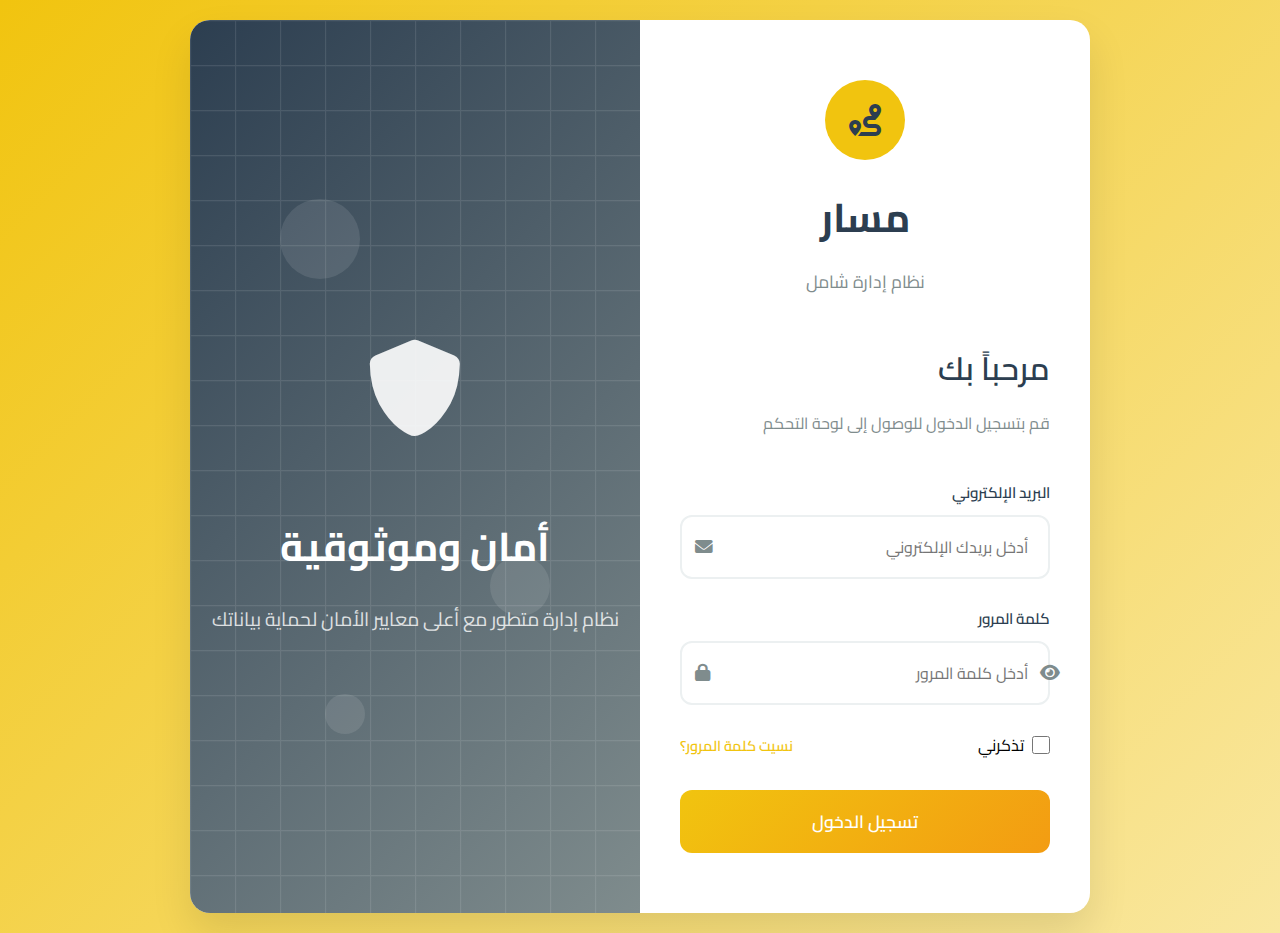
<file: login.html>
<!DOCTYPE html>
<html lang="ar" dir="rtl">
<head>
    <meta charset="UTF-8">
    <meta name="viewport" content="width=device-width, initial-scale=1.0">
    <title>تسجيل الدخول - مسار</title>
    <link rel="stylesheet" href="https://cdnjs.cloudflare.com/ajax/libs/font-awesome/6.0.0/css/all.min.css">
    <link href="https://fonts.googleapis.com/css2?family=Cairo:wght@300;400;600;700&display=swap" rel="stylesheet">
    <style>
        :root {
            --primary-yellow: #f1c40f;
            --light-yellow: #f9e79f;
            --dark-gray: #2c3e50;
            --primary-gray: #7f8c8d;
            --light-gray: #ecf0f1;
            --white: #ffffff;
            --success: #27ae60;
            --error: #e74c3c;
            --warning: #f39c12;
        }

        * {
            margin: 0;
            padding: 0;
            box-sizing: border-box;
        }

        body {
            font-family: 'Cairo', sans-serif;
            background: linear-gradient(135deg, var(--primary-yellow) 0%, var(--light-yellow) 100%);
            min-height: 100vh;
            display: flex;
            align-items: center;
            justify-content: center;
            padding: 20px;
        }

        .login-container {
            background: var(--white);
            border-radius: 20px;
            box-shadow: 0 20px 40px rgba(0, 0, 0, 0.1);
            overflow: hidden;
            width: 100%;
            max-width: 900px;
            display: grid;
            grid-template-columns: 1fr 1fr;
            min-height: 600px;
        }

        .login-form-section {
            padding: 60px 40px;
            display: flex;
            flex-direction: column;
            justify-content: center;
        }

        .login-image-section {
            background: linear-gradient(135deg, var(--dark-gray) 0%, var(--primary-gray) 100%);
            display: flex;
            align-items: center;
            justify-content: center;
            position: relative;
            overflow: hidden;
        }

        .login-image-section::before {
            content: '';
            position: absolute;
            top: 0;
            left: 0;
            right: 0;
            bottom: 0;
            background: url('data:image/svg+xml,<svg xmlns="http://www.w3.org/2000/svg" viewBox="0 0 100 100"><defs><pattern id="grid" width="10" height="10" patternUnits="userSpaceOnUse"><path d="M 10 0 L 0 0 0 10" fill="none" stroke="%23ffffff" stroke-width="0.5" opacity="0.1"/></pattern></defs><rect width="100" height="100" fill="url(%23grid)"/></svg>') repeat;
        }

        .logo-section {
            text-align: center;
            margin-bottom: 40px;
        }

        .logo {
            width: 80px;
            height: 80px;
            background: var(--primary-yellow);
            border-radius: 50%;
            display: flex;
            align-items: center;
            justify-content: center;
            margin: 0 auto 20px;
            font-size: 2rem;
            color: var(--dark-gray);
            font-weight: bold;
        }

        .app-name {
            font-size: 2.5rem;
            font-weight: 700;
            color: var(--dark-gray);
            margin-bottom: 10px;
        }

        .app-subtitle {
            color: var(--primary-gray);
            font-size: 1.1rem;
        }

        .login-title {
            font-size: 2rem;
            font-weight: 600;
            color: var(--dark-gray);
            margin-bottom: 10px;
        }

        .login-subtitle {
            color: var(--primary-gray);
            margin-bottom: 40px;
            font-size: 1rem;
        }

        .form-group {
            margin-bottom: 25px;
        }

        .form-label {
            display: block;
            margin-bottom: 8px;
            color: var(--dark-gray);
            font-weight: 600;
            font-size: 0.95rem;
        }

        .form-input {
            width: 100%;
            padding: 15px 20px;
            border: 2px solid var(--light-gray);
            border-radius: 12px;
            font-size: 1rem;
            font-family: 'Cairo', sans-serif;
            transition: all 0.3s ease;
            background: var(--white);
        }

        .form-input:focus {
            outline: none;
            border-color: var(--primary-yellow);
            box-shadow: 0 0 0 3px rgba(241, 196, 15, 0.1);
        }

        .form-input.error {
            border-color: var(--error);
            box-shadow: 0 0 0 3px rgba(231, 76, 60, 0.1);
        }

        .input-icon {
            position: relative;
        }

        .input-icon i {
            position: absolute;
            left: 15px;
            top: 50%;
            transform: translateY(-50%);
            color: var(--primary-gray);
            font-size: 1.1rem;
        }

        .input-icon .form-input {
            padding-left: 50px;
        }

        .password-toggle {
            position: absolute;
            right: 15px;
            top: 50%;
            transform: translateY(-50%);
            background: none;
            border: none;
            color: var(--primary-gray);
            cursor: pointer;
            font-size: 1.1rem;
            padding: 5px;
        }

        .remember-forgot {
            display: flex;
            justify-content: space-between;
            align-items: center;
            margin-bottom: 30px;
        }

        .remember-me {
            display: flex;
            align-items: center;
            gap: 8px;
        }

        .remember-me input[type="checkbox"] {
            width: 18px;
            height: 18px;
            accent-color: var(--primary-yellow);
        }

        .forgot-password {
            color: var(--primary-yellow);
            text-decoration: none;
            font-weight: 600;
            font-size: 0.9rem;
        }

        .forgot-password:hover {
            text-decoration: underline;
        }

        .login-btn {
            width: 100%;
            padding: 15px;
            background: linear-gradient(135deg, var(--primary-yellow) 0%, var(--warning) 100%);
            color: var(--white);
            border: none;
            border-radius: 12px;
            font-size: 1.1rem;
            font-weight: 600;
            font-family: 'Cairo', sans-serif;
            cursor: pointer;
            transition: all 0.3s ease;
            position: relative;
            overflow: hidden;
        }

        .login-btn:hover {
            transform: translateY(-2px);
            box-shadow: 0 10px 25px rgba(241, 196, 15, 0.3);
        }

        .login-btn:active {
            transform: translateY(0);
        }

        .login-btn:disabled {
            opacity: 0.7;
            cursor: not-allowed;
            transform: none;
        }

        .btn-loading {
            display: none;
            margin-right: 10px;
        }

        .btn-loading.show {
            display: inline-block;
            animation: spin 1s linear infinite;
        }

        @keyframes spin {
            0% { transform: rotate(0deg); }
            100% { transform: rotate(360deg); }
        }

        .error-message {
            background: var(--error);
            color: var(--white);
            padding: 12px 20px;
            border-radius: 8px;
            margin-bottom: 20px;
            font-size: 0.9rem;
            display: none;
            align-items: center;
            gap: 10px;
        }

        .error-message.show {
            display: flex;
        }

        .success-message {
            background: var(--success);
            color: var(--white);
            padding: 12px 20px;
            border-radius: 8px;
            margin-bottom: 20px;
            font-size: 0.9rem;
            display: none;
            align-items: center;
            gap: 10px;
        }

        .success-message.show {
            display: flex;
        }

        .image-content {
            text-align: center;
            color: var(--white);
            z-index: 1;
            position: relative;
        }

        .image-icon {
            font-size: 6rem;
            margin-bottom: 30px;
            opacity: 0.9;
        }

        .image-title {
            font-size: 2.5rem;
            font-weight: 700;
            margin-bottom: 20px;
        }

        .image-subtitle {
            font-size: 1.2rem;
            opacity: 0.8;
            line-height: 1.6;
        }

        @media (max-width: 768px) {
            .login-container {
                grid-template-columns: 1fr;
                max-width: 400px;
            }

            .login-image-section {
                display: none;
            }

            .login-form-section {
                padding: 40px 30px;
            }

            .app-name {
                font-size: 2rem;
            }

            .login-title {
                font-size: 1.5rem;
            }
        }

        .floating-shapes {
            position: absolute;
            width: 100%;
            height: 100%;
            overflow: hidden;
        }

        .shape {
            position: absolute;
            background: rgba(255, 255, 255, 0.1);
            border-radius: 50%;
            animation: float 6s ease-in-out infinite;
        }

        .shape:nth-child(1) {
            width: 80px;
            height: 80px;
            top: 20%;
            left: 20%;
            animation-delay: 0s;
        }

        .shape:nth-child(2) {
            width: 60px;
            height: 60px;
            top: 60%;
            right: 20%;
            animation-delay: 2s;
        }

        .shape:nth-child(3) {
            width: 40px;
            height: 40px;
            bottom: 20%;
            left: 30%;
            animation-delay: 4s;
        }

        @keyframes float {
            0%, 100% {
                transform: translateY(0px) rotate(0deg);
            }
            50% {
                transform: translateY(-20px) rotate(180deg);
            }
        }
    </style>
</head>
<body>
    <div class="login-container">
        <div class="login-form-section">
            <div class="logo-section">
                <div class="logo">
                    <i class="fas fa-route"></i>
                </div>
                <h1 class="app-name">مسار</h1>
                <p class="app-subtitle">نظام إدارة شامل</p>
            </div>

            <div class="login-form">
                <h2 class="login-title">مرحباً بك</h2>
                <p class="login-subtitle">قم بتسجيل الدخول للوصول إلى لوحة التحكم</p>

                <div id="errorMessage" class="error-message">
                    <i class="fas fa-exclamation-circle"></i>
                    <span id="errorText"></span>
                </div>

                <div id="successMessage" class="success-message">
                    <i class="fas fa-check-circle"></i>
                    <span id="successText"></span>
                </div>

                <form id="loginForm">
                    <div class="form-group">
                        <label for="email" class="form-label">البريد الإلكتروني</label>
                        <div class="input-icon">
                            <i class="fas fa-envelope"></i>
                            <input type="email" id="email" name="email" class="form-input" placeholder="أدخل بريدك الإلكتروني" required>
                        </div>
                    </div>

                    <div class="form-group">
                        <label for="password" class="form-label">كلمة المرور</label>
                        <div class="input-icon">
                            <i class="fas fa-lock"></i>
                            <input type="password" id="password" name="password" class="form-input" placeholder="أدخل كلمة المرور" required>
                            <button type="button" class="password-toggle" onclick="togglePassword()">
                                <i class="fas fa-eye" id="passwordIcon"></i>
                            </button>
                        </div>
                    </div>

                    <div class="remember-forgot">
                        <label class="remember-me">
                            <input type="checkbox" id="rememberMe">
                            <span>تذكرني</span>
                        </label>
                        <a href="#" class="forgot-password">نسيت كلمة المرور؟</a>
                    </div>

                    <button type="submit" class="login-btn" id="loginBtn">
                        <i class="fas fa-spinner btn-loading" id="btnLoading"></i>
                        <span id="btnText">تسجيل الدخول</span>
                    </button>
                </form>
            </div>
        </div>

        <div class="login-image-section">
            <div class="floating-shapes">
                <div class="shape"></div>
                <div class="shape"></div>
                <div class="shape"></div>
            </div>
            <div class="image-content">
                <div class="image-icon">
                    <i class="fas fa-shield-alt"></i>
                </div>
                <h3 class="image-title">أمان وموثوقية</h3>
                <p class="image-subtitle">نظام إدارة متطور مع أعلى معايير الأمان لحماية بياناتك</p>
            </div>
        </div>
    </div>

    <script>
        // Check if user is already logged in
        document.addEventListener('DOMContentLoaded', function() {
            const token = localStorage.getItem('authToken');
            if (token) {
                // Redirect to dashboard if already logged in
                window.location.href = 'index.html';
            }
        });

        // Toggle password visibility
        function togglePassword() {
            const passwordInput = document.getElementById('password');
            const passwordIcon = document.getElementById('passwordIcon');
            
            if (passwordInput.type === 'password') {
                passwordInput.type = 'text';
                passwordIcon.classList.remove('fa-eye');
                passwordIcon.classList.add('fa-eye-slash');
            } else {
                passwordInput.type = 'password';
                passwordIcon.classList.remove('fa-eye-slash');
                passwordIcon.classList.add('fa-eye');
            }
        }

        // Show error message
        function showError(message) {
            const errorDiv = document.getElementById('errorMessage');
            const errorText = document.getElementById('errorText');
            const successDiv = document.getElementById('successMessage');
            
            successDiv.classList.remove('show');
            errorText.textContent = message;
            errorDiv.classList.add('show');
            
            // Auto hide after 5 seconds
            setTimeout(() => {
                errorDiv.classList.remove('show');
            }, 5000);
        }

        // Show success message
        function showSuccess(message) {
            const successDiv = document.getElementById('successMessage');
            const successText = document.getElementById('successText');
            const errorDiv = document.getElementById('errorMessage');
            
            errorDiv.classList.remove('show');
            successText.textContent = message;
            successDiv.classList.add('show');
        }

        // Clear form errors
        function clearErrors() {
            const inputs = document.querySelectorAll('.form-input');
            inputs.forEach(input => {
                input.classList.remove('error');
            });
            document.getElementById('errorMessage').classList.remove('show');
        }

        // Set loading state
        function setLoading(loading) {
            const loginBtn = document.getElementById('loginBtn');
            const btnLoading = document.getElementById('btnLoading');
            const btnText = document.getElementById('btnText');
            
            if (loading) {
                loginBtn.disabled = true;
                btnLoading.classList.add('show');
                btnText.textContent = 'جاري تسجيل الدخول...';
            } else {
                loginBtn.disabled = false;
                btnLoading.classList.remove('show');
                btnText.textContent = 'تسجيل الدخول';
            }
        }

        // Validate form
        function validateForm(email, password) {
            let isValid = true;
            
            // Clear previous errors
            clearErrors();
            
            // Validate email
            const emailRegex = /^[^\s@]+@[^\s@]+\.[^\s@]+$/;
            if (!email) {
                document.getElementById('email').classList.add('error');
                showError('يرجى إدخال البريد الإلكتروني');
                isValid = false;
            } else if (!emailRegex.test(email)) {
                document.getElementById('email').classList.add('error');
                showError('يرجى إدخال بريد إلكتروني صحيح');
                isValid = false;
            }
            
            // Validate password
            if (!password) {
                document.getElementById('password').classList.add('error');
                if (isValid) showError('يرجى إدخال كلمة المرور');
                isValid = false;
            } else if (password.length < 6) {
                document.getElementById('password').classList.add('error');
                if (isValid) showError('كلمة المرور يجب أن تكون 6 أحرف على الأقل');
                isValid = false;
            }
            
            return isValid;
        }

        // Handle login
        async function handleLogin(email, password) {
            try {
                setLoading(true);
                
                const response = await fetch('http://192.168.1.8:8000/api/login', {
                    method: 'POST',
                    headers: {
                        'Content-Type': 'application/json',
                        'Accept': 'application/json'
                    },
                    body: JSON.stringify({
                        email: email,
                        password: password
                    })
                });
                
                const data = await response.json();
                
                if (data.status === true) {
                    // Save token and user data in multiple formats for compatibility
                    localStorage.setItem('authToken', data.token);
                    localStorage.setItem('admin_token', data.token);
                    localStorage.setItem('token', data.token);
                    localStorage.setItem('userData', JSON.stringify(data.user));
                    
                    // طباعة التوكن في الكونسول للتأكد من الحفظ
                    console.log('تم حفظ التوكن بنجاح:', data.token);
                    console.log('التوكن محفوظ في localStorage تحت المفاتيح: authToken, admin_token, token');
                    
                    // Show success message
                    showSuccess(data.message || 'تم تسجيل الدخول بنجاح');
                    
                    // Redirect to dashboard after 1 second
                    setTimeout(() => {
                        window.location.href = 'index.html';
                    }, 1000);
                } else {
                    showError(data.message || 'فشل في تسجيل الدخول');
                }
            } catch (error) {
                console.error('Login error:', error);
                showError('حدث خطأ في الاتصال. يرجى المحاولة مرة أخرى.');
            } finally {
                setLoading(false);
            }
        }

        // Form submission
        document.getElementById('loginForm').addEventListener('submit', function(e) {
            e.preventDefault();
            
            const email = document.getElementById('email').value.trim();
            const password = document.getElementById('password').value;
            
            if (validateForm(email, password)) {
                handleLogin(email, password);
            }
        });

        // Real-time validation
        document.getElementById('email').addEventListener('input', function() {
            this.classList.remove('error');
        });

        document.getElementById('password').addEventListener('input', function() {
            this.classList.remove('error');
        });

        // Handle Enter key
        document.addEventListener('keypress', function(e) {
            if (e.key === 'Enter') {
                document.getElementById('loginForm').dispatchEvent(new Event('submit'));
            }
        });
    </script>
</body>
</html>
</file>
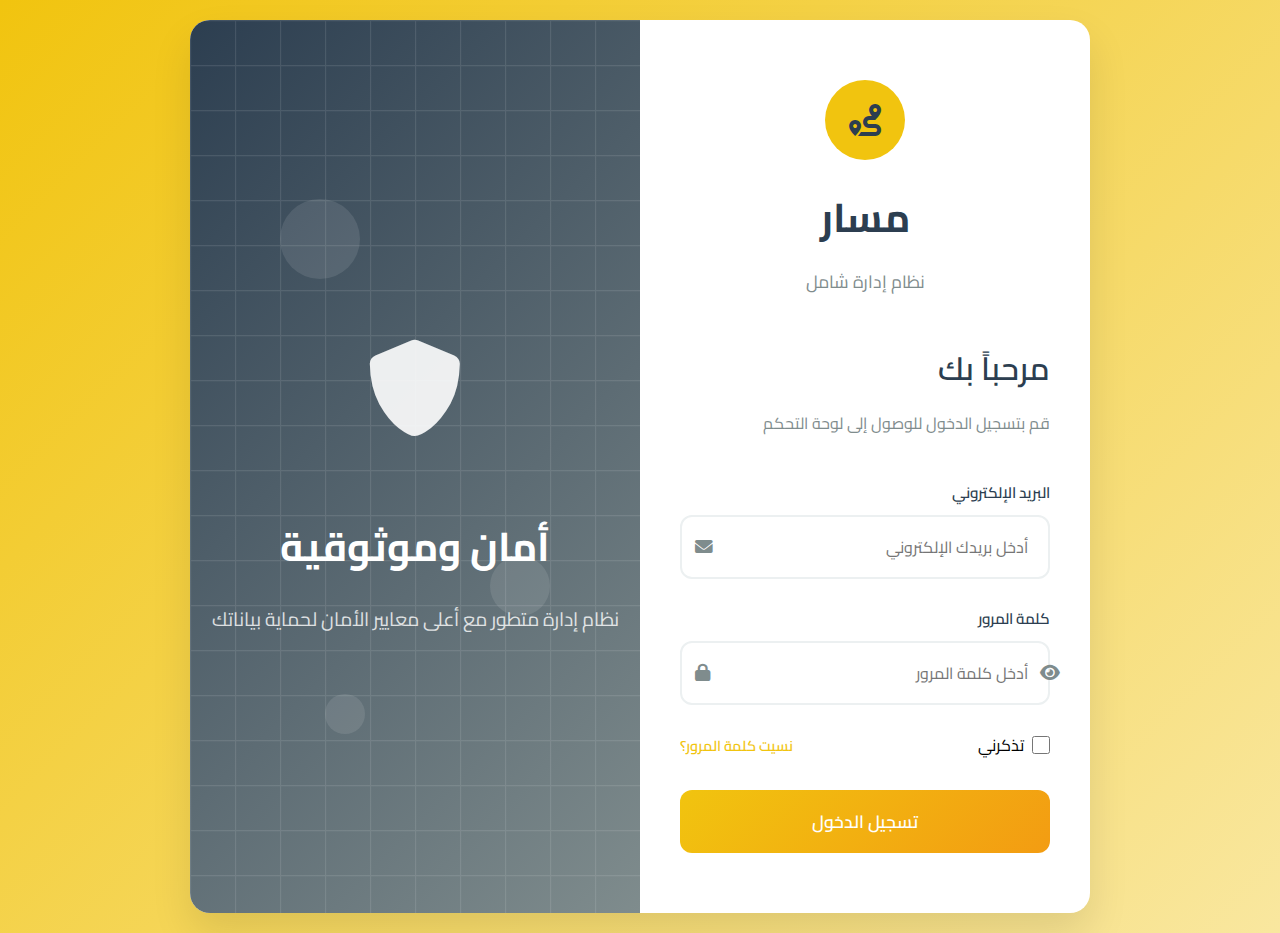
<file: management.html>
<!DOCTYPE html>
<html lang="ar" dir="rtl">
<head>
    <meta charset="UTF-8">
    <meta name="viewport" content="width=device-width, initial-scale=1.0">
    <title>الإدارة - مسار</title>
    <link rel="stylesheet" href="assets/css/style.css">
    <link rel="stylesheet" href="https://cdnjs.cloudflare.com/ajax/libs/font-awesome/6.0.0/css/all.min.css">
    <link href="https://fonts.googleapis.com/css2?family=Cairo:wght@300;400;600;700&display=swap" rel="stylesheet">
</head>
<body>
    <!-- Header -->
    <div id="header-container"></div>
    
    <!-- Sidebar -->
    <div id="sidebar-container"></div>
    
    <!-- Main Content -->
    <main class="main-content">
        <div class="content-wrapper">
            <div class="page-header">
                <h1><i class="fas fa-users-cog"></i> الإدارة</h1>
                <p>إدارة المديرين والصلاحيات والإعدادات المتقدمة</p>
            </div>
            
            <!-- Management Overview -->
            <div class="dashboard-grid">
                <div class="dashboard-card">
                    <div class="card-icon">
                        <i class="fas fa-user-shield"></i>
                    </div>
                    <div class="card-content">
                        <h3>المديرين النشطين</h3>
                        <span class="card-number">8</span>
                    </div>
                </div>
                
                <div class="dashboard-card">
                    <div class="card-icon">
                        <i class="fas fa-key"></i>
                    </div>
                    <div class="card-content">
                        <h3>الأدوار المحددة</h3>
                        <span class="card-number">12</span>
                    </div>
                </div>
                
                <div class="dashboard-card">
                    <div class="card-icon">
                        <i class="fas fa-shield-alt"></i>
                    </div>
                    <div class="card-content">
                        <h3>الصلاحيات</h3>
                        <span class="card-number">45</span>
                    </div>
                </div>
                
                <div class="dashboard-card">
                    <div class="card-icon">
                        <i class="fas fa-history"></i>
                    </div>
                    <div class="card-content">
                        <h3>آخر نشاط</h3>
                        <span class="card-number">منذ 5 دقائق</span>
                    </div>
                </div>
            </div>
            
            <!-- Management Tabs -->
            <div class="tabs-container">
                <div class="tabs-nav">
                    <button class="tab-btn active" onclick="showTab('admins')">إدارة المديرين</button>
                    <button class="tab-btn" onclick="showTab('roles')">الأدوار والصلاحيات</button>
                    <button class="tab-btn" onclick="showTab('audit')">سجل المراجعة</button>
                    <button class="tab-btn" onclick="showTab('reports')">التقارير</button>
                    <button class="tab-btn" onclick="showTab('advanced')">الإعدادات المتقدمة</button>
                </div>
                
                <!-- Admins Management Tab -->
                <div id="admins-tab" class="tab-content active">
                    <div class="form-container">
                        <div style="display: flex; justify-content: space-between; align-items: center; margin-bottom: 2rem;">
                            <h2><i class="fas fa-user-plus"></i> إدارة المديرين</h2>
                            <button class="btn btn-primary" onclick="addNewAdmin()">
                                <i class="fas fa-plus"></i> إضافة مدير جديد
                            </button>
                        </div>
                        
                        <!-- Search and Filter -->
                        <div style="display: grid; grid-template-columns: 1fr 200px 200px; gap: 1rem; margin-bottom: 2rem;">
                            <input type="text" class="form-control" placeholder="البحث عن مدير..." id="adminSearch">
                            <select class="form-control" id="roleFilter">
                                <option value="">جميع الأدوار</option>
                                <option value="super_admin">مدير عام</option>
                                <option value="admin">مدير</option>
                                <option value="moderator">مشرف</option>
                                <option value="support">دعم فني</option>
                            </select>
                            <select class="form-control" id="statusFilter">
                                <option value="">جميع الحالات</option>
                                <option value="active">نشط</option>
                                <option value="inactive">غير نشط</option>
                                <option value="suspended">معلق</option>
                            </select>
                        </div>
                        
                        <!-- Admins Table -->
                        <div class="table-container">
                            <table class="table">
                                <thead>
                                    <tr>
                                        <th>المدير</th>
                                        <th>الدور</th>
                                        <th>الصلاحيات</th>
                                        <th>آخر نشاط</th>
                                        <th>الحالة</th>
                                        <th>الإجراءات</th>
                                    </tr>
                                </thead>
                                <tbody>
                                    <tr>
                                        <td>
                                            <div style="display: flex; align-items: center; gap: 0.5rem;">
                                                <div class="admin-avatar">أ.ع</div>
                                                <div>
                                                    <div><strong>أحمد عبدالله</strong></div>
                                                    <small>ahmed.admin@masar.com</small>
                                                </div>
                                            </div>
                                        </td>
                                        <td><span class="role-super-admin">مدير عام</span></td>
                                        <td><span class="permissions-full">كامل</span></td>
                                        <td>منذ 5 دقائق</td>
                                        <td><span class="status-active">نشط</span></td>
                                        <td>
                                            <button class="btn-icon" onclick="editAdmin(1)" data-tooltip="تعديل">
                                                <i class="fas fa-edit"></i>
                                            </button>
                                            <button class="btn-icon" onclick="viewAdminActivity(1)" data-tooltip="عرض النشاط">
                                                <i class="fas fa-history"></i>
                                            </button>
                                            <button class="btn-icon" onclick="suspendAdmin(1)" data-tooltip="تعليق">
                                                <i class="fas fa-ban"></i>
                                            </button>
                                        </td>
                                    </tr>
                                    <tr>
                                        <td>
                                            <div style="display: flex; align-items: center; gap: 0.5rem;">
                                                <div class="admin-avatar">س.م</div>
                                                <div>
                                                    <div><strong>سارة محمد</strong></div>
                                                    <small>sara.admin@masar.com</small>
                                                </div>
                                            </div>
                                        </td>
                                        <td><span class="role-admin">مدير</span></td>
                                        <td><span class="permissions-limited">محدود</span></td>
                                        <td>منذ ساعة</td>
                                        <td><span class="status-active">نشط</span></td>
                                        <td>
                                            <button class="btn-icon" onclick="editAdmin(2)" data-tooltip="تعديل">
                                                <i class="fas fa-edit"></i>
                                            </button>
                                            <button class="btn-icon" onclick="viewAdminActivity(2)" data-tooltip="عرض النشاط">
                                                <i class="fas fa-history"></i>
                                            </button>
                                            <button class="btn-icon" onclick="suspendAdmin(2)" data-tooltip="تعليق">
                                                <i class="fas fa-ban"></i>
                                            </button>
                                        </td>
                                    </tr>
                                    <tr>
                                        <td>
                                            <div style="display: flex; align-items: center; gap: 0.5rem;">
                                                <div class="admin-avatar">م.أ</div>
                                                <div>
                                                    <div><strong>محمد أحمد</strong></div>
                                                    <small>mohamed.support@masar.com</small>
                                                </div>
                                            </div>
                                        </td>
                                        <td><span class="role-support">دعم فني</span></td>
                                        <td><span class="permissions-basic">أساسي</span></td>
                                        <td>أمس</td>
                                        <td><span class="status-suspended">معلق</span></td>
                                        <td>
                                            <button class="btn-icon" onclick="editAdmin(3)" data-tooltip="تعديل">
                                                <i class="fas fa-edit"></i>
                                            </button>
                                            <button class="btn-icon" onclick="viewAdminActivity(3)" data-tooltip="عرض النشاط">
                                                <i class="fas fa-history"></i>
                                            </button>
                                            <button class="btn-icon btn-success" onclick="activateAdmin(3)" data-tooltip="تفعيل">
                                                <i class="fas fa-check"></i>
                                            </button>
                                        </td>
                                    </tr>
                                </tbody>
                            </table>
                        </div>
                    </div>
                </div>
                
                <!-- Roles and Permissions Tab -->
                <div id="roles-tab" class="tab-content">
                    <div class="form-container">
                        <div style="display: flex; justify-content: space-between; align-items: center; margin-bottom: 2rem;">
                            <h2><i class="fas fa-key"></i> الأدوار والصلاحيات</h2>
                            <button class="btn btn-primary" onclick="createNewRole()">
                                <i class="fas fa-plus"></i> إنشاء دور جديد
                            </button>
                        </div>
                        
                        <!-- Roles Grid -->
                        <div style="display: grid; grid-template-columns: repeat(auto-fit, minmax(300px, 1fr)); gap: 2rem;">
                            <div class="role-card">
                                <div class="role-header">
                                    <h3><i class="fas fa-crown"></i> مدير عام</h3>
                                    <span class="role-users">2 مستخدم</span>
                                </div>
                                <div class="role-description">
                                    <p>صلاحيات كاملة لإدارة النظام والمستخدمين</p>
                                </div>
                                <div class="role-permissions">
                                    <h4>الصلاحيات:</h4>
                                    <div class="permissions-list">
                                        <span class="permission-item"><i class="fas fa-check"></i> إدارة المستخدمين</span>
                                        <span class="permission-item"><i class="fas fa-check"></i> إدارة الطلبات</span>
                                        <span class="permission-item"><i class="fas fa-check"></i> إدارة النظام</span>
                                        <span class="permission-item"><i class="fas fa-check"></i> عرض التقارير</span>
                                        <span class="permission-item"><i class="fas fa-check"></i> إدارة الصلاحيات</span>
                                    </div>
                                </div>
                                <div class="role-actions">
                                    <button class="btn btn-secondary" onclick="editRole('super_admin')">
                                        <i class="fas fa-edit"></i> تعديل
                                    </button>
                                    <button class="btn btn-secondary" onclick="duplicateRole('super_admin')">
                                        <i class="fas fa-copy"></i> نسخ
                                    </button>
                                </div>
                            </div>
                            
                            <div class="role-card">
                                <div class="role-header">
                                    <h3><i class="fas fa-user-tie"></i> مدير</h3>
                                    <span class="role-users">4 مستخدم</span>
                                </div>
                                <div class="role-description">
                                    <p>صلاحيات إدارية محدودة للعمليات اليومية</p>
                                </div>
                                <div class="role-permissions">
                                    <h4>الصلاحيات:</h4>
                                    <div class="permissions-list">
                                        <span class="permission-item"><i class="fas fa-check"></i> إدارة الطلبات</span>
                                        <span class="permission-item"><i class="fas fa-check"></i> عرض المستخدمين</span>
                                        <span class="permission-item"><i class="fas fa-check"></i> عرض التقارير</span>
                                        <span class="permission-item"><i class="fas fa-times"></i> إدارة النظام</span>
                                        <span class="permission-item"><i class="fas fa-times"></i> إدارة الصلاحيات</span>
                                    </div>
                                </div>
                                <div class="role-actions">
                                    <button class="btn btn-secondary" onclick="editRole('admin')">
                                        <i class="fas fa-edit"></i> تعديل
                                    </button>
                                    <button class="btn btn-secondary" onclick="duplicateRole('admin')">
                                        <i class="fas fa-copy"></i> نسخ
                                    </button>
                                    <button class="btn btn-danger" onclick="deleteRole('admin')">
                                        <i class="fas fa-trash"></i> حذف
                                    </button>
                                </div>
                            </div>
                            
                            <div class="role-card">
                                <div class="role-header">
                                    <h3><i class="fas fa-headset"></i> دعم فني</h3>
                                    <span class="role-users">2 مستخدم</span>
                                </div>
                                <div class="role-description">
                                    <p>صلاحيات الدعم الفني والرد على الاستفسارات</p>
                                </div>
                                <div class="role-permissions">
                                    <h4>الصلاحيات:</h4>
                                    <div class="permissions-list">
                                        <span class="permission-item"><i class="fas fa-check"></i> الرد على الرسائل</span>
                                        <span class="permission-item"><i class="fas fa-check"></i> عرض الطلبات</span>
                                        <span class="permission-item"><i class="fas fa-times"></i> تعديل الطلبات</span>
                                        <span class="permission-item"><i class="fas fa-times"></i> إدارة المستخدمين</span>
                                        <span class="permission-item"><i class="fas fa-times"></i> عرض التقارير</span>
                                    </div>
                                </div>
                                <div class="role-actions">
                                    <button class="btn btn-secondary" onclick="editRole('support')">
                                        <i class="fas fa-edit"></i> تعديل
                                    </button>
                                    <button class="btn btn-secondary" onclick="duplicateRole('support')">
                                        <i class="fas fa-copy"></i> نسخ
                                    </button>
                                    <button class="btn btn-danger" onclick="deleteRole('support')">
                                        <i class="fas fa-trash"></i> حذف
                                    </button>
                                </div>
                            </div>
                        </div>
                    </div>
                </div>
                
                <!-- Audit Log Tab -->
                <div id="audit-tab" class="tab-content">
                    <div class="form-container">
                        <h2><i class="fas fa-history"></i> سجل المراجعة</h2>
                        
                        <!-- Audit Filters -->
                        <div style="display: grid; grid-template-columns: repeat(auto-fit, minmax(200px, 1fr)); gap: 1rem; margin-bottom: 2rem;">
                            <input type="text" class="form-control" placeholder="البحث في السجل..." id="auditSearch">
                            <select class="form-control" id="auditUserFilter">
                                <option value="">جميع المستخدمين</option>
                                <option value="admin1">أحمد عبدالله</option>
                                <option value="admin2">سارة محمد</option>
                            </select>
                            <select class="form-control" id="auditActionFilter">
                                <option value="">جميع الإجراءات</option>
                                <option value="login">تسجيل دخول</option>
                                <option value="create">إنشاء</option>
                                <option value="update">تحديث</option>
                                <option value="delete">حذف</option>
                            </select>
                            <input type="date" class="form-control" id="auditDateFilter">
                        </div>
                        
                        <!-- Audit Table -->
                        <div class="table-container">
                            <table class="table">
                                <thead>
                                    <tr>
                                        <th>التاريخ والوقت</th>
                                        <th>المستخدم</th>
                                        <th>الإجراء</th>
                                        <th>التفاصيل</th>
                                        <th>عنوان IP</th>
                                        <th>النتيجة</th>
                                    </tr>
                                </thead>
                                <tbody>
                                    <tr>
                                        <td>2024-01-20 10:30:15</td>
                                        <td>أحمد عبدالله</td>
                                        <td><span class="action-create">إنشاء مستخدم</span></td>
                                        <td>إنشاء حساب جديد للمستخدم "محمد علي"</td>
                                        <td>192.168.1.100</td>
                                        <td><span class="result-success">نجح</span></td>
                                    </tr>
                                    <tr>
                                        <td>2024-01-20 10:25:42</td>
                                        <td>سارة محمد</td>
                                        <td><span class="action-update">تحديث طلب</span></td>
                                        <td>تحديث حالة الطلب #ORD-2024-001 إلى "مكتمل"</td>
                                        <td>192.168.1.105</td>
                                        <td><span class="result-success">نجح</span></td>
                                    </tr>
                                    <tr>
                                        <td>2024-01-20 10:20:18</td>
                                        <td>محمد أحمد</td>
                                        <td><span class="action-login">تسجيل دخول</span></td>
                                        <td>محاولة تسجيل دخول فاشلة</td>
                                        <td>192.168.1.110</td>
                                        <td><span class="result-failed">فشل</span></td>
                                    </tr>
                                    <tr>
                                        <td>2024-01-20 10:15:33</td>
                                        <td>أحمد عبدالله</td>
                                        <td><span class="action-delete">حذف</span></td>
                                        <td>حذف الطلب #ORD-2024-005</td>
                                        <td>192.168.1.100</td>
                                        <td><span class="result-success">نجح</span></td>
                                    </tr>
                                </tbody>
                            </table>
                        </div>
                    </div>
                </div>
                
                <!-- Reports Tab -->
                <div id="reports-tab" class="tab-content">
                    <div class="form-container">
                        <h2><i class="fas fa-chart-bar"></i> التقارير الإدارية</h2>
                        
                        <!-- Reports Grid -->
                        <div style="display: grid; grid-template-columns: repeat(auto-fit, minmax(300px, 1fr)); gap: 2rem;">
                            <div class="report-card">
                                <div class="report-icon">
                                    <i class="fas fa-users"></i>
                                </div>
                                <div class="report-content">
                                    <h3>تقرير المستخدمين</h3>
                                    <p>إحصائيات شاملة عن المستخدمين والحسابات</p>
                                    <button class="btn btn-primary" onclick="generateReport('users')">
                                        <i class="fas fa-file-pdf"></i> إنشاء التقرير
                                    </button>
                                </div>
                            </div>
                            
                            <div class="report-card">
                                <div class="report-icon">
                                    <i class="fas fa-shopping-cart"></i>
                                </div>
                                <div class="report-content">
                                    <h3>تقرير الطلبات</h3>
                                    <p>تحليل مفصل للطلبات والمبيعات</p>
                                    <button class="btn btn-primary" onclick="generateReport('orders')">
                                        <i class="fas fa-file-excel"></i> إنشاء التقرير
                                    </button>
                                </div>
                            </div>
                            
                            <div class="report-card">
                                <div class="report-icon">
                                    <i class="fas fa-chart-line"></i>
                                </div>
                                <div class="report-content">
                                    <h3>تقرير الأداء</h3>
                                    <p>مؤشرات الأداء الرئيسية للنظام</p>
                                    <button class="btn btn-primary" onclick="generateReport('performance')">
                                        <i class="fas fa-file-chart"></i> إنشاء التقرير
                                    </button>
                                </div>
                            </div>
                            
                            <div class="report-card">
                                <div class="report-icon">
                                    <i class="fas fa-shield-alt"></i>
                                </div>
                                <div class="report-content">
                                    <h3>تقرير الأمان</h3>
                                    <p>سجل الأمان والتهديدات المحتملة</p>
                                    <button class="btn btn-primary" onclick="generateReport('security')">
                                        <i class="fas fa-file-shield"></i> إنشاء التقرير
                                    </button>
                                </div>
                            </div>
                        </div>
                        
                        <!-- Scheduled Reports -->
                        <div style="margin-top: 3rem;">
                            <h3><i class="fas fa-calendar-alt"></i> التقارير المجدولة</h3>
                            <div class="table-container">
                                <table class="table">
                                    <thead>
                                        <tr>
                                            <th>اسم التقرير</th>
                                            <th>التكرار</th>
                                            <th>آخر تشغيل</th>
                                            <th>التشغيل التالي</th>
                                            <th>الحالة</th>
                                            <th>الإجراءات</th>
                                        </tr>
                                    </thead>
                                    <tbody>
                                        <tr>
                                            <td>تقرير المستخدمين الشهري</td>
                                            <td>شهري</td>
                                            <td>2024-01-01</td>
                                            <td>2024-02-01</td>
                                            <td><span class="status-active">نشط</span></td>
                                            <td>
                                                <button class="btn-icon" onclick="editScheduledReport(1)">
                                                    <i class="fas fa-edit"></i>
                                                </button>
                                                <button class="btn-icon" onclick="runScheduledReport(1)">
                                                    <i class="fas fa-play"></i>
                                                </button>
                                            </td>
                                        </tr>
                                        <tr>
                                            <td>تقرير الطلبات الأسبوعي</td>
                                            <td>أسبوعي</td>
                                            <td>2024-01-15</td>
                                            <td>2024-01-22</td>
                                            <td><span class="status-active">نشط</span></td>
                                            <td>
                                                <button class="btn-icon" onclick="editScheduledReport(2)">
                                                    <i class="fas fa-edit"></i>
                                                </button>
                                                <button class="btn-icon" onclick="runScheduledReport(2)">
                                                    <i class="fas fa-play"></i>
                                                </button>
                                            </td>
                                        </tr>
                                    </tbody>
                                </table>
                            </div>
                        </div>
                    </div>
                </div>
                
                <!-- Advanced Settings Tab -->
                <div id="advanced-tab" class="tab-content">
                    <div class="form-container">
                        <h2><i class="fas fa-cogs"></i> الإعدادات المتقدمة</h2>
                        
                        <!-- System Maintenance -->
                        <div class="settings-section">
                            <h3><i class="fas fa-tools"></i> صيانة النظام</h3>
                            <div style="display: grid; grid-template-columns: repeat(auto-fit, minmax(250px, 1fr)); gap: 1rem;">
                                <button class="btn btn-secondary" onclick="clearCache()">
                                    <i class="fas fa-broom"></i> مسح الذاكرة المؤقتة
                                </button>
                                <button class="btn btn-secondary" onclick="optimizeDatabase()">
                                    <i class="fas fa-database"></i> تحسين قاعدة البيانات
                                </button>
                                <button class="btn btn-secondary" onclick="cleanupLogs()">
                                    <i class="fas fa-file-alt"></i> تنظيف السجلات
                                </button>
                                <button class="btn btn-warning" onclick="maintenanceMode()">
                                    <i class="fas fa-exclamation-triangle"></i> وضع الصيانة
                                </button>
                            </div>
                        </div>
                        
                        <!-- System Information -->
                        <div class="settings-section">
                            <h3><i class="fas fa-info-circle"></i> معلومات النظام</h3>
                            <div class="system-info-grid">
                                <div class="info-item">
                                    <label>إصدار النظام:</label>
                                    <span>مسار v1.0.0</span>
                                </div>
                                <div class="info-item">
                                    <label>قاعدة البيانات:</label>
                                    <span>MySQL 8.0.28</span>
                                </div>
                                <div class="info-item">
                                    <label>مساحة التخزين:</label>
                                    <span>2.3 GB / 50 GB</span>
                                </div>
                                <div class="info-item">
                                    <label>الذاكرة المستخدمة:</label>
                                    <span>512 MB / 2 GB</span>
                                </div>
                                <div class="info-item">
                                    <label>وقت التشغيل:</label>
                                    <span>15 يوم، 8 ساعات</span>
                                </div>
                                <div class="info-item">
                                    <label>آخر نسخة احتياطية:</label>
                                    <span>2024-01-20 02:00</span>
                                </div>
                            </div>
                        </div>
                        
                        <!-- Emergency Actions -->
                        <div class="settings-section">
                            <h3><i class="fas fa-exclamation-triangle"></i> إجراءات الطوارئ</h3>
                            <div style="display: grid; grid-template-columns: repeat(auto-fit, minmax(250px, 1fr)); gap: 1rem;">
                                <button class="btn btn-danger" onclick="emergencyBackup()">
                                    <i class="fas fa-save"></i> نسخة احتياطية طارئة
                                </button>
                                <button class="btn btn-danger" onclick="resetSystem()">
                                    <i class="fas fa-undo"></i> إعادة تعيين النظام
                                </button>
                                <button class="btn btn-danger" onclick="lockSystem()">
                                    <i class="fas fa-lock"></i> قفل النظام
                                </button>
                                <button class="btn btn-danger" onclick="factoryReset()">
                                    <i class="fas fa-exclamation-circle"></i> إعادة ضبط المصنع
                                </button>
                            </div>
                        </div>
                    </div>
                </div>
            </div>
        </div>
    </main>
    
    <script src="assets/js/components.js"></script>
    <script src="assets/js/main.js"></script>
    <script>
        // Page-specific JavaScript
        function showTab(tabName) {
            // Hide all tabs
            const tabs = document.querySelectorAll('.tab-content');
            tabs.forEach(tab => tab.classList.remove('active'));
            
            // Hide all tab buttons
            const tabBtns = document.querySelectorAll('.tab-btn');
            tabBtns.forEach(btn => btn.classList.remove('active'));
            
            // Show selected tab
            document.getElementById(tabName + '-tab').classList.add('active');
            event.target.classList.add('active');
        }
        
        // Admin Management Functions
        function addNewAdmin() {
            showNotification('فتح نموذج إضافة مدير جديد', 'info');
        }
        
        function editAdmin(adminId) {
            showNotification(`تعديل المدير ${adminId}`, 'info');
        }
        
        function viewAdminActivity(adminId) {
            showNotification(`عرض نشاط المدير ${adminId}`, 'info');
        }
        
        function suspendAdmin(adminId) {
            if (confirm('هل تريد تعليق هذا المدير؟')) {
                showNotification(`تم تعليق المدير ${adminId}`, 'warning');
            }
        }
        
        function activateAdmin(adminId) {
            if (confirm('هل تريد تفعيل هذا المدير؟')) {
                showNotification(`تم تفعيل المدير ${adminId}`, 'success');
            }
        }
        
        // Role Management Functions
        function createNewRole() {
            showNotification('إنشاء دور جديد', 'info');
        }
        
        function editRole(roleId) {
            showNotification(`تعديل الدور ${roleId}`, 'info');
        }
        
        function duplicateRole(roleId) {
            showNotification(`نسخ الدور ${roleId}`, 'info');
        }
        
        function deleteRole(roleId) {
            if (confirm('هل تريد حذف هذا الدور؟ سيتم إلغاء تعيينه من جميع المستخدمين.')) {
                showNotification(`تم حذف الدور ${roleId}`, 'success');
            }
        }
        
        // Report Functions
        function generateReport(reportType) {
            showLoading();
            setTimeout(() => {
                hideLoading();
                showNotification(`تم إنشاء تقرير ${reportType} بنجاح`, 'success');
            }, 2000);
        }
        
        function editScheduledReport(reportId) {
            showNotification(`تعديل التقرير المجدول ${reportId}`, 'info');
        }
        
        function runScheduledReport(reportId) {
            showLoading();
            setTimeout(() => {
                hideLoading();
                showNotification(`تم تشغيل التقرير ${reportId}`, 'success');
            }, 1500);
        }
        
        // System Maintenance Functions
        function clearCache() {
            showLoading();
            setTimeout(() => {
                hideLoading();
                showNotification('تم مسح الذاكرة المؤقتة', 'success');
            }, 1000);
        }
        
        function optimizeDatabase() {
            showLoading();
            setTimeout(() => {
                hideLoading();
                showNotification('تم تحسين قاعدة البيانات', 'success');
            }, 3000);
        }
        
        function cleanupLogs() {
            if (confirm('هل تريد حذف السجلات القديمة؟')) {
                showLoading();
                setTimeout(() => {
                    hideLoading();
                    showNotification('تم تنظيف السجلات', 'success');
                }, 1500);
            }
        }
        
        function maintenanceMode() {
            if (confirm('هل تريد تفعيل وضع الصيانة؟ سيتم منع الوصول للمستخدمين.')) {
                showNotification('تم تفعيل وضع الصيانة', 'warning');
            }
        }
        
        // Emergency Functions
        function emergencyBackup() {
            if (confirm('هل تريد إنشاء نسخة احتياطية طارئة؟')) {
                showLoading();
                setTimeout(() => {
                    hideLoading();
                    showNotification('تم إنشاء النسخة الاحتياطية الطارئة', 'success');
                }, 5000);
            }
        }
        
        function resetSystem() {
            const confirmation = prompt('اكتب "إعادة تعيين" للتأكيد:');
            if (confirmation === 'إعادة تعيين') {
                showLoading();
                setTimeout(() => {
                    hideLoading();
                    showNotification('تم إعادة تعيين النظام', 'warning');
                }, 3000);
            }
        }
        
        function lockSystem() {
            if (confirm('هل تريد قفل النظام؟ لن يتمكن أي مستخدم من الوصول.')) {
                showNotification('تم قفل النظام', 'error');
            }
        }
        
        function factoryReset() {
            const confirmation = prompt('هذا الإجراء سيحذف جميع البيانات! اكتب "حذف كل شيء" للتأكيد:');
            if (confirmation === 'حذف كل شيء') {
                showLoading();
                setTimeout(() => {
                    hideLoading();
                    showNotification('تم إعادة ضبط المصنع', 'error');
                }, 5000);
            }
        }
    </script>
    
    <style>
        .admin-avatar {
            width: 40px;
            height: 40px;
            background: var(--primary-yellow);
            border-radius: 50%;
            display: flex;
            align-items: center;
            justify-content: center;
            color: var(--dark-gray);
            font-weight: bold;
            font-size: 0.9rem;
        }
        
        .role-super-admin {
            background: #dc3545;
            color: white;
            padding: 0.25rem 0.5rem;
            border-radius: 12px;
            font-size: 0.8rem;
        }
        
        .role-admin {
            background: #007bff;
            color: white;
            padding: 0.25rem 0.5rem;
            border-radius: 12px;
            font-size: 0.8rem;
        }
        
        .role-support {
            background: #28a745;
            color: white;
            padding: 0.25rem 0.5rem;
            border-radius: 12px;
            font-size: 0.8rem;
        }
        
        .permissions-full {
            color: #dc3545;
            font-weight: 600;
        }
        
        .permissions-limited {
            color: #ffc107;
            font-weight: 600;
        }
        
        .permissions-basic {
            color: #28a745;
            font-weight: 600;
        }
        
        .status-active {
            color: #28a745;
            font-weight: 600;
        }
        
        .status-suspended {
            color: #dc3545;
            font-weight: 600;
        }
        
        .role-card {
            background: white;
            border-radius: 8px;
            padding: 1.5rem;
            box-shadow: 0 2px 8px rgba(0,0,0,0.1);
            border: 1px solid var(--light-gray);
        }
        
        .role-header {
            display: flex;
            justify-content: space-between;
            align-items: center;
            margin-bottom: 1rem;
        }
        
        .role-header h3 {
            margin: 0;
            color: var(--dark-gray);
        }
        
        .role-users {
            background: var(--light-yellow);
            padding: 0.25rem 0.5rem;
            border-radius: 12px;
            font-size: 0.8rem;
            color: var(--dark-gray);
        }
        
        .role-description {
            margin-bottom: 1.5rem;
        }
        
        .role-description p {
            margin: 0;
            color: var(--primary-gray);
        }
        
        .role-permissions h4 {
            margin: 0 0 1rem 0;
            color: var(--dark-gray);
            font-size: 1rem;
        }
        
        .permissions-list {
            display: flex;
            flex-direction: column;
            gap: 0.5rem;
            margin-bottom: 1.5rem;
        }
        
        .permission-item {
            display: flex;
            align-items: center;
            gap: 0.5rem;
            font-size: 0.9rem;
        }
        
        .permission-item i.fa-check {
            color: #28a745;
        }
        
        .permission-item i.fa-times {
            color: #dc3545;
        }
        
        .role-actions {
            display: flex;
            gap: 0.5rem;
            flex-wrap: wrap;
        }
        
        .action-create {
            background: #007bff;
            color: white;
            padding: 0.25rem 0.5rem;
            border-radius: 12px;
            font-size: 0.8rem;
        }
        
        .action-update {
            background: #ffc107;
            color: #333;
            padding: 0.25rem 0.5rem;
            border-radius: 12px;
            font-size: 0.8rem;
        }
        
        .action-delete {
            background: #dc3545;
            color: white;
            padding: 0.25rem 0.5rem;
            border-radius: 12px;
            font-size: 0.8rem;
        }
        
        .action-login {
            background: #28a745;
            color: white;
            padding: 0.25rem 0.5rem;
            border-radius: 12px;
            font-size: 0.8rem;
        }
        
        .result-success {
            color: #28a745;
            font-weight: 600;
        }
        
        .result-failed {
            color: #dc3545;
            font-weight: 600;
        }
        
        .report-card {
            background: white;
            border-radius: 8px;
            padding: 2rem;
            box-shadow: 0 2px 8px rgba(0,0,0,0.1);
            text-align: center;
            border: 1px solid var(--light-gray);
        }
        
        .report-icon {
            font-size: 3rem;
            color: var(--primary-yellow);
            margin-bottom: 1rem;
        }
        
        .report-content h3 {
            margin: 0 0 1rem 0;
            color: var(--dark-gray);
        }
        
        .report-content p {
            margin: 0 0 1.5rem 0;
            color: var(--primary-gray);
        }
        
        .settings-section {
            margin-bottom: 3rem;
            padding: 2rem;
            background: white;
            border-radius: 8px;
            box-shadow: 0 2px 8px rgba(0,0,0,0.1);
        }
        
        .settings-section h3 {
            margin: 0 0 1.5rem 0;
            color: var(--dark-gray);
            border-bottom: 2px solid var(--light-gray);
            padding-bottom: 0.5rem;
        }
        
        .system-info-grid {
            display: grid;
            grid-template-columns: repeat(auto-fit, minmax(250px, 1fr));
            gap: 1rem;
        }
        
        .info-item {
            display: flex;
            justify-content: space-between;
            align-items: center;
            padding: 1rem;
            background: var(--light-gray);
            border-radius: 6px;
        }
        
        .info-item label {
            font-weight: 600;
            color: var(--dark-gray);
        }
        
        .info-item span {
            color: var(--primary-yellow);
            font-weight: 600;
        }
        
        @media (max-width: 768px) {
            .role-actions {
                flex-direction: column;
            }
            
            .system-info-grid {
                grid-template-columns: 1fr;
            }
        }
    </style>
</body>
</html>
</file>
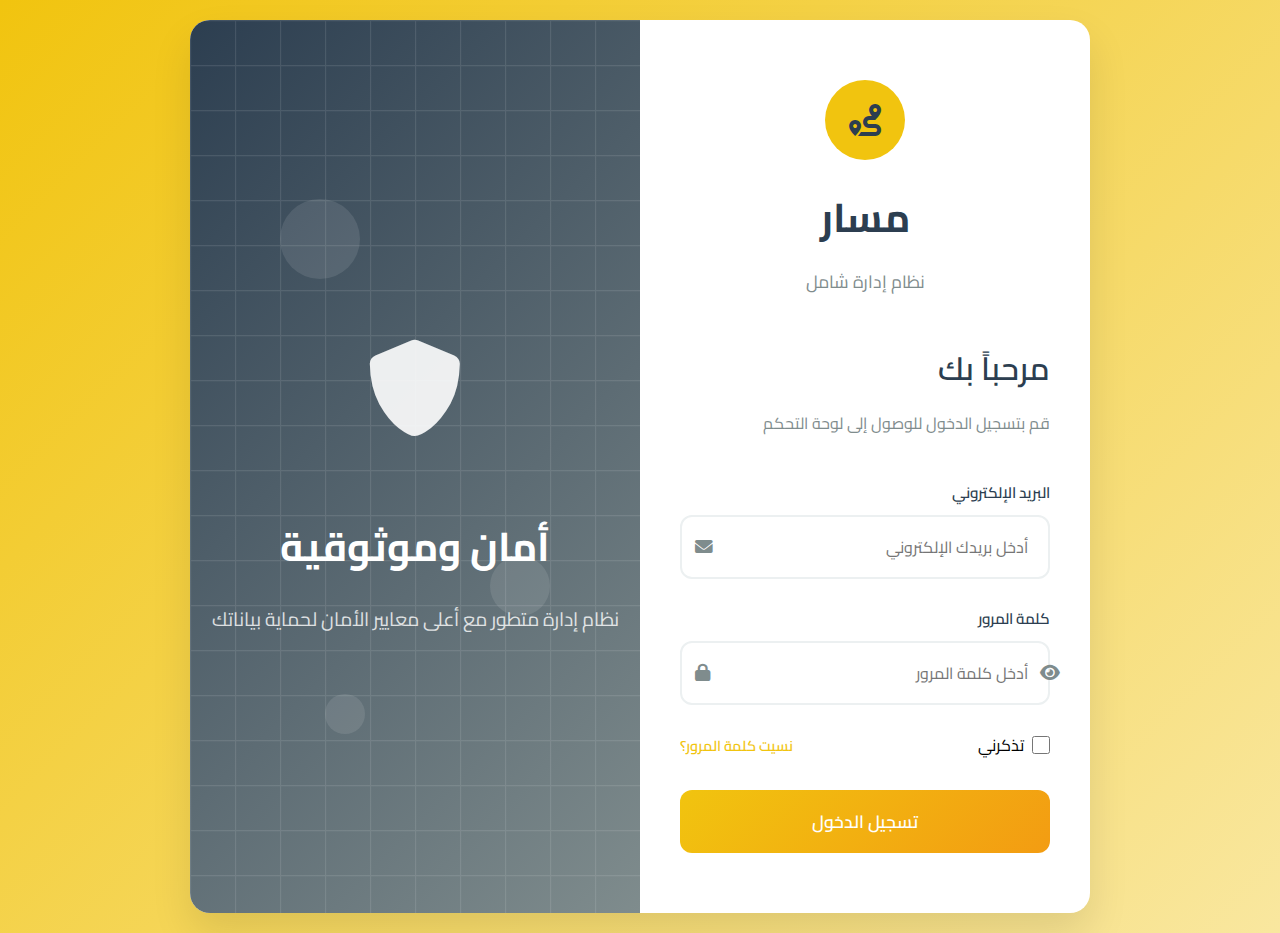
<file: receive-orders.html>
<!DOCTYPE html>
<html lang="ar" dir="rtl">
<head>
    <meta charset="UTF-8">
    <meta name="viewport" content="width=device-width, initial-scale=1.0">
    <title>استقبال الطلبات - مسار</title>
    <link rel="stylesheet" href="assets/css/style.css">
    <link rel="stylesheet" href="https://cdnjs.cloudflare.com/ajax/libs/font-awesome/6.0.0/css/all.min.css">
    <link href="https://fonts.googleapis.com/css2?family=Cairo:wght@300;400;600;700&display=swap" rel="stylesheet">
</head>
<body>
    <!-- Header -->
    <div id="header-container"></div>
    
    <!-- Sidebar -->
    <div id="sidebar-container"></div>
    
    <!-- Main Content -->
    <main class="main-content">
        <div class="content-wrapper">
            <div class="page-header">
                <h1><i class="fas fa-inbox"></i> استقبال الطلبات</h1>
                <p>استقبال وتسجيل الطلبات الجديدة من العملاء</p>
            </div>
            
            <!-- New Order Form -->
            <div class="form-container">
                <h2><i class="fas fa-plus-circle"></i> إضافة طلب جديد</h2>
                <form id="newOrderForm">
                    <div style="display: grid; grid-template-columns: 1fr 1fr; gap: 1rem;">
                        <div class="form-group">
                            <label>اسم العميل *</label>
                            <input type="text" class="form-control" name="customerName" required placeholder="أدخل اسم العميل">
                        </div>
                        <div class="form-group">
                            <label>رقم الهاتف *</label>
                            <input type="tel" class="form-control" name="phone" required placeholder="05xxxxxxxx">
                        </div>
                    </div>
                    
                    <div style="display: grid; grid-template-columns: 1fr 1fr; gap: 1rem;">
                        <div class="form-group">
                            <label>البريد الإلكتروني</label>
                            <input type="email" class="form-control" name="email" placeholder="example@domain.com">
                        </div>
                        <div class="form-group">
                            <label>نوع الطلب *</label>
                            <select class="form-control" name="orderType" required>
                                <option value="">اختر نوع الطلب</option>
                                <option value="service">خدمة</option>
                                <option value="product">منتج</option>
                                <option value="consultation">استشارة</option>
                                <option value="support">دعم فني</option>
                                <option value="maintenance">صيانة</option>
                            </select>
                        </div>
                    </div>
                    
                    <div style="display: grid; grid-template-columns: 1fr 1fr; gap: 1rem;">
                        <div class="form-group">
                            <label>الأولوية</label>
                            <select class="form-control" name="priority">
                                <option value="low">منخفضة</option>
                                <option value="medium" selected>متوسطة</option>
                                <option value="high">عالية</option>
                                <option value="urgent">عاجلة</option>
                            </select>
                        </div>
                        <div class="form-group">
                            <label>المبلغ المتوقع (ر.س)</label>
                            <input type="number" class="form-control" name="estimatedAmount" placeholder="0.00" step="0.01">
                        </div>
                    </div>
                    
                    <div class="form-group">
                        <label>وصف الطلب *</label>
                        <textarea class="form-control" name="description" rows="4" required placeholder="أدخل تفاصيل الطلب..."></textarea>
                    </div>
                    
                    <div class="form-group">
                        <label>ملاحظات إضافية</label>
                        <textarea class="form-control" name="notes" rows="3" placeholder="أي ملاحظات أو تعليقات إضافية..."></textarea>
                    </div>
                    
                    <div class="form-group">
                        <label>المرفقات</label>
                        <input type="file" class="form-control" name="attachments" multiple accept=".pdf,.doc,.docx,.jpg,.jpeg,.png">
                        <small style="color: var(--primary-gray); margin-top: 0.5rem; display: block;">يمكنك رفع ملفات PDF, Word, أو صور</small>
                    </div>
                    
                    <div style="display: flex; gap: 1rem; justify-content: flex-end; margin-top: 2rem;">
                        <button type="button" class="btn btn-secondary" onclick="resetForm()">
                            <i class="fas fa-undo"></i> إعادة تعيين
                        </button>
                        <button type="submit" class="btn btn-primary">
                            <i class="fas fa-save"></i> حفظ الطلب
                        </button>
                    </div>
                </form>
            </div>
            
            <!-- Recent Orders -->
            <div class="form-container">
                <h2><i class="fas fa-clock"></i> الطلبات الأخيرة</h2>
                <div class="table-container">
                    <table class="table">
                        <thead>
                            <tr>
                                <th>رقم الطلب</th>
                                <th>العميل</th>
                                <th>نوع الطلب</th>
                                <th>الأولوية</th>
                                <th>التاريخ</th>
                                <th>الحالة</th>
                                <th>الإجراءات</th>
                            </tr>
                        </thead>
                        <tbody id="recentOrdersTable">
                            <tr>
                                <td><strong>#ORD-2024-004</strong></td>
                                <td>
                                    <div style="display: flex; align-items: center; gap: 0.5rem;">
                                        <div class="customer-avatar">ف.ع</div>
                                        <div>
                                            <div>فاطمة علي</div>
                                            <small style="color: var(--primary-gray);">0501234567</small>
                                        </div>
                                    </div>
                                </td>
                                <td><span class="type-service">خدمة</span></td>
                                <td><span class="priority-high">عالية</span></td>
                                <td>منذ 5 دقائق</td>
                                <td><span class="status-new">جديد</span></td>
                                <td>
                                    <button class="btn-icon" onclick="editOrder('ORD-2024-004')" data-tooltip="تعديل">
                                        <i class="fas fa-edit"></i>
                                    </button>
                                    <button class="btn-icon" onclick="viewOrder('ORD-2024-004')" data-tooltip="عرض">
                                        <i class="fas fa-eye"></i>
                                    </button>
                                    <button class="btn-icon btn-danger" onclick="deleteOrder('ORD-2024-004')" data-tooltip="حذف">
                                        <i class="fas fa-trash"></i>
                                    </button>
                                </td>
                            </tr>
                            <tr>
                                <td><strong>#ORD-2024-005</strong></td>
                                <td>
                                    <div style="display: flex; align-items: center; gap: 0.5rem;">
                                        <div class="customer-avatar">ع.س</div>
                                        <div>
                                            <div>عبدالرحمن سعد</div>
                                            <small style="color: var(--primary-gray);">0509876543</small>
                                        </div>
                                    </div>
                                </td>
                                <td><span class="type-product">منتج</span></td>
                                <td><span class="priority-medium">متوسطة</span></td>
                                <td>منذ 15 دقيقة</td>
                                <td><span class="status-new">جديد</span></td>
                                <td>
                                    <button class="btn-icon" onclick="editOrder('ORD-2024-005')" data-tooltip="تعديل">
                                        <i class="fas fa-edit"></i>
                                    </button>
                                    <button class="btn-icon" onclick="viewOrder('ORD-2024-005')" data-tooltip="عرض">
                                        <i class="fas fa-eye"></i>
                                    </button>
                                    <button class="btn-icon btn-danger" onclick="deleteOrder('ORD-2024-005')" data-tooltip="حذف">
                                        <i class="fas fa-trash"></i>
                                    </button>
                                </td>
                            </tr>
                            <tr>
                                <td><strong>#ORD-2024-006</strong></td>
                                <td>
                                    <div style="display: flex; align-items: center; gap: 0.5rem;">
                                        <div class="customer-avatar">ن.م</div>
                                        <div>
                                            <div>نورا محمد</div>
                                            <small style="color: var(--primary-gray);">0551234567</small>
                                        </div>
                                    </div>
                                </td>
                                <td><span class="type-consultation">استشارة</span></td>
                                <td><span class="priority-low">منخفضة</span></td>
                                <td>منذ 30 دقيقة</td>
                                <td><span class="status-processing">قيد المعالجة</span></td>
                                <td>
                                    <button class="btn-icon" onclick="editOrder('ORD-2024-006')" data-tooltip="تعديل">
                                        <i class="fas fa-edit"></i>
                                    </button>
                                    <button class="btn-icon" onclick="viewOrder('ORD-2024-006')" data-tooltip="عرض">
                                        <i class="fas fa-eye"></i>
                                    </button>
                                    <button class="btn-icon btn-danger" onclick="deleteOrder('ORD-2024-006')" data-tooltip="حذف">
                                        <i class="fas fa-trash"></i>
                                    </button>
                                </td>
                            </tr>
                        </tbody>
                    </table>
                </div>
            </div>
            
            <!-- Quick Stats -->
            <div class="dashboard-grid">
                <div class="dashboard-card">
                    <div class="card-icon">
                        <i class="fas fa-plus"></i>
                    </div>
                    <div class="card-content">
                        <h3>طلبات اليوم</h3>
                        <span class="card-number">12</span>
                    </div>
                </div>
                
                <div class="dashboard-card">
                    <div class="card-icon">
                        <i class="fas fa-clock"></i>
                    </div>
                    <div class="card-content">
                        <h3>متوسط وقت الاستجابة</h3>
                        <span class="card-number">15 دقيقة</span>
                    </div>
                </div>
                
                <div class="dashboard-card">
                    <div class="card-icon">
                        <i class="fas fa-chart-line"></i>
                    </div>
                    <div class="card-content">
                        <h3>معدل النمو</h3>
                        <span class="card-number">+25%</span>
                    </div>
                </div>
                
                <div class="dashboard-card">
                    <div class="card-icon">
                        <i class="fas fa-star"></i>
                    </div>
                    <div class="card-content">
                        <h3>تقييم الخدمة</h3>
                        <span class="card-number">4.8/5</span>
                    </div>
                </div>
            </div>
        </div>
    </main>
    
    <script src="assets/js/components.js"></script>
    <script src="assets/js/main.js"></script>
    <script>
        // Page-specific JavaScript
        document.getElementById('newOrderForm').addEventListener('submit', function(e) {
            e.preventDefault();
            
            const formData = new FormData(this);
            const orderData = {
                customerName: formData.get('customerName'),
                phone: formData.get('phone'),
                email: formData.get('email'),
                orderType: formData.get('orderType'),
                priority: formData.get('priority'),
                estimatedAmount: formData.get('estimatedAmount'),
                description: formData.get('description'),
                notes: formData.get('notes')
            };
            
            showLoading();
            
            setTimeout(() => {
                hideLoading();
                showNotification('تم حفظ الطلب بنجاح', 'success');
                
                // Generate order number
                const orderNumber = 'ORD-2024-' + String(Date.now()).slice(-3);
                showNotification(`رقم الطلب: ${orderNumber}`, 'info');
                
                // Reset form
                this.reset();
                
                // Add to recent orders table
                addToRecentOrders(orderData, orderNumber);
            }, 2000);
        });
        
        function resetForm() {
            document.getElementById('newOrderForm').reset();
            showNotification('تم إعادة تعيين النموذج', 'info');
        }
        
        function addToRecentOrders(orderData, orderNumber) {
            const tableBody = document.getElementById('recentOrdersTable');
            const newRow = document.createElement('tr');
            
            const initials = orderData.customerName.split(' ').map(name => name[0]).join('.');
            
            newRow.innerHTML = `
                <td><strong>#${orderNumber}</strong></td>
                <td>
                    <div style="display: flex; align-items: center; gap: 0.5rem;">
                        <div class="customer-avatar">${initials}</div>
                        <div>
                            <div>${orderData.customerName}</div>
                            <small style="color: var(--primary-gray);">${orderData.phone}</small>
                        </div>
                    </div>
                </td>
                <td><span class="type-${orderData.orderType}">${getOrderTypeText(orderData.orderType)}</span></td>
                <td><span class="priority-${orderData.priority}">${getPriorityText(orderData.priority)}</span></td>
                <td>الآن</td>
                <td><span class="status-new">جديد</span></td>
                <td>
                    <button class="btn-icon" onclick="editOrder('${orderNumber}')" data-tooltip="تعديل">
                        <i class="fas fa-edit"></i>
                    </button>
                    <button class="btn-icon" onclick="viewOrder('${orderNumber}')" data-tooltip="عرض">
                        <i class="fas fa-eye"></i>
                    </button>
                    <button class="btn-icon btn-danger" onclick="deleteOrder('${orderNumber}')" data-tooltip="حذف">
                        <i class="fas fa-trash"></i>
                    </button>
                </td>
            `;
            
            tableBody.insertBefore(newRow, tableBody.firstChild);
        }
        
        function getOrderTypeText(type) {
            const types = {
                'service': 'خدمة',
                'product': 'منتج',
                'consultation': 'استشارة',
                'support': 'دعم فني',
                'maintenance': 'صيانة'
            };
            return types[type] || type;
        }
        
        function getPriorityText(priority) {
            const priorities = {
                'low': 'منخفضة',
                'medium': 'متوسطة',
                'high': 'عالية',
                'urgent': 'عاجلة'
            };
            return priorities[priority] || priority;
        }
        
        function editOrder(orderId) {
            showNotification(`تعديل الطلب ${orderId}`, 'info');
        }
        
        function viewOrder(orderId) {
            showNotification(`عرض تفاصيل الطلب ${orderId}`, 'info');
        }
        
        function deleteOrder(orderId) {
            if (confirm(`هل أنت متأكد من حذف الطلب ${orderId}؟`)) {
                showNotification(`تم حذف الطلب ${orderId}`, 'success');
            }
        }
    </script>
    
    <style>
        .customer-avatar {
            width: 35px;
            height: 35px;
            background: var(--primary-yellow);
            border-radius: 50%;
            display: flex;
            align-items: center;
            justify-content: center;
            color: var(--dark-gray);
            font-weight: bold;
            font-size: 0.8rem;
        }
        
        .type-service {
            background: #007bff;
            color: white;
            padding: 0.25rem 0.5rem;
            border-radius: 12px;
            font-size: 0.8rem;
        }
        
        .type-product {
            background: #28a745;
            color: white;
            padding: 0.25rem 0.5rem;
            border-radius: 12px;
            font-size: 0.8rem;
        }
        
        .type-consultation {
            background: #ffc107;
            color: #333;
            padding: 0.25rem 0.5rem;
            border-radius: 12px;
            font-size: 0.8rem;
        }
        
        .type-support {
            background: #17a2b8;
            color: white;
            padding: 0.25rem 0.5rem;
            border-radius: 12px;
            font-size: 0.8rem;
        }
        
        .type-maintenance {
            background: #6f42c1;
            color: white;
            padding: 0.25rem 0.5rem;
            border-radius: 12px;
            font-size: 0.8rem;
        }
        
        .priority-high, .priority-urgent {
            color: #dc3545;
            font-weight: 600;
        }
        
        .priority-medium {
            color: #ffc107;
            font-weight: 600;
        }
        
        .priority-low {
            color: #28a745;
            font-weight: 600;
        }
        
        .status-new {
            color: #007bff;
            font-weight: 600;
        }
        
        .status-processing {
            color: #ffc107;
            font-weight: 600;
        }
        
        .btn-icon {
            background: none;
            border: none;
            padding: 0.5rem;
            margin: 0 0.25rem;
            border-radius: 50%;
            cursor: pointer;
            transition: all 0.3s ease;
            color: var(--primary-gray);
        }
        
        .btn-icon:hover {
            background: var(--light-yellow);
            color: var(--dark-gray);
        }
        
        .btn-danger:hover {
            background: #dc3545;
            color: var(--white);
        }
        
        .form-control:focus {
            border-color: var(--primary-yellow);
            box-shadow: 0 0 0 3px rgba(255, 215, 0, 0.1);
        }
        
        @media (max-width: 768px) {
            .form-container > div[style*="grid-template-columns"] {
                grid-template-columns: 1fr !important;
            }
        }
    </style>
</body>
</html>
</file>
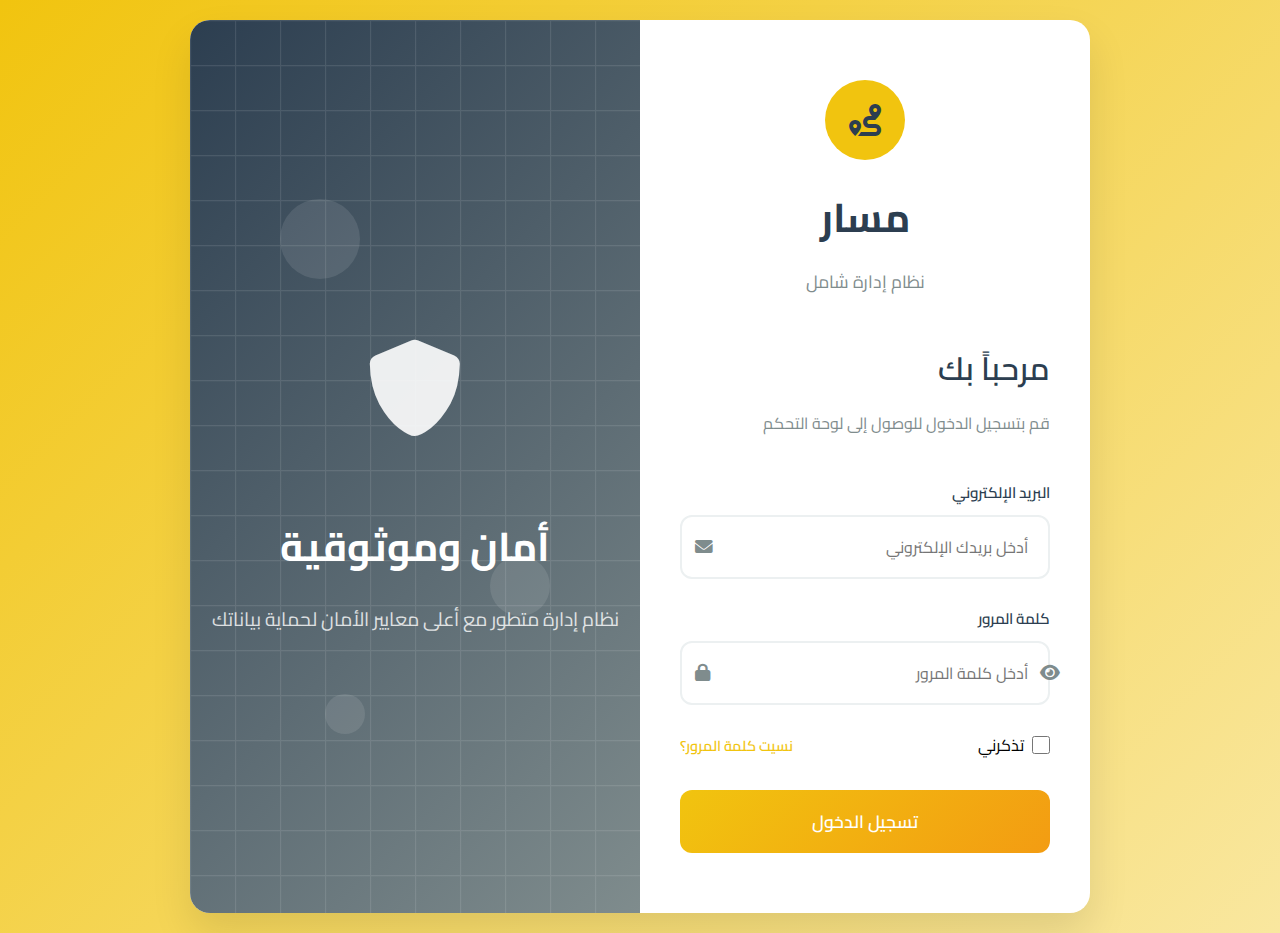
<file: review-orders.html>
<!DOCTYPE html>
<html lang="ar" dir="rtl">
<head>
    <meta charset="UTF-8">
    <meta name="viewport" content="width=device-width, initial-scale=1.0">
    <title>مراجعة الطلبات - مسار</title>
    <link rel="stylesheet" href="assets/css/style.css">
    <link rel="stylesheet" href="https://cdnjs.cloudflare.com/ajax/libs/font-awesome/6.0.0/css/all.min.css">
    <link href="https://fonts.googleapis.com/css2?family=Cairo:wght@300;400;600;700&display=swap" rel="stylesheet">
</head>
<body>
    <!-- Header -->
    <div id="header-container"></div>
    
    <!-- Sidebar -->
    <div id="sidebar-container"></div>
    
    <!-- Main Content -->
    <main class="main-content">
        <div class="content-wrapper">
            <div class="page-header">
                <h1><i class="fas fa-clipboard-check"></i> مراجعة الطلبات</h1>
                <p>مراجعة واعتماد الطلبات المقدمة من العملاء</p>
            </div>
            
            <!-- Statistics Cards -->
            <div class="dashboard-grid">
                <div class="dashboard-card">
                    <div class="card-icon">
                        <i class="fas fa-clock"></i>
                    </div>
                    <div class="card-content">
                        <h3>طلبات في الانتظار</h3>
                        <span class="card-number">24</span>
                    </div>
                </div>
                
                <div class="dashboard-card">
                    <div class="card-icon">
                        <i class="fas fa-check-circle"></i>
                    </div>
                    <div class="card-content">
                        <h3>طلبات معتمدة</h3>
                        <span class="card-number">156</span>
                    </div>
                </div>
                
                <div class="dashboard-card">
                    <div class="card-icon">
                        <i class="fas fa-times-circle"></i>
                    </div>
                    <div class="card-content">
                        <h3>طلبات مرفوضة</h3>
                        <span class="card-number">12</span>
                    </div>
                </div>
                
                <div class="dashboard-card">
                    <div class="card-icon">
                        <i class="fas fa-calendar-day"></i>
                    </div>
                    <div class="card-content">
                        <h3>طلبات اليوم</h3>
                        <span class="card-number">8</span>
                    </div>
                </div>
            </div>
            
            <!-- Filter Section -->
            <div class="form-container">
                <div style="display: grid; grid-template-columns: 1fr 1fr 1fr 1fr auto; gap: 1rem; align-items: end;">
                    <div class="form-group">
                        <label>البحث</label>
                        <input type="text" class="form-control" placeholder="رقم الطلب أو اسم العميل..." id="searchInput">
                    </div>
                    <div class="form-group">
                        <label>حالة الطلب</label>
                        <select class="form-control" id="statusFilter">
                            <option value="">جميع الحالات</option>
                            <option value="pending">في الانتظار</option>
                            <option value="approved">معتمد</option>
                            <option value="rejected">مرفوض</option>
                            <option value="in_review">قيد المراجعة</option>
                        </select>
                    </div>
                    <div class="form-group">
                        <label>نوع الطلب</label>
                        <select class="form-control" id="typeFilter">
                            <option value="">جميع الأنواع</option>
                            <option value="service">خدمة</option>
                            <option value="product">منتج</option>
                            <option value="consultation">استشارة</option>
                            <option value="support">دعم فني</option>
                        </select>
                    </div>
                    <div class="form-group">
                        <label>التاريخ</label>
                        <input type="date" class="form-control" id="dateFilter">
                    </div>
                    <button class="btn btn-primary" onclick="filterOrders()">
                        <i class="fas fa-search"></i> بحث
                    </button>
                </div>
            </div>
            
            <!-- Orders Table -->
            <div class="table-container">
                <table class="table">
                    <thead>
                        <tr>
                            <th>رقم الطلب</th>
                            <th>العميل</th>
                            <th>نوع الطلب</th>
                            <th>التاريخ</th>
                            <th>المبلغ</th>
                            <th>الحالة</th>
                            <th>الأولوية</th>
                            <th>الإجراءات</th>
                        </tr>
                    </thead>
                    <tbody>
                        <tr>
                            <td><strong>#ORD-2024-001</strong></td>
                            <td>
                                <div style="display: flex; align-items: center; gap: 0.5rem;">
                                    <div style="width: 30px; height: 30px; background: var(--primary-yellow); border-radius: 50%; display: flex; align-items: center; justify-content: center; color: var(--dark-gray); font-weight: bold; font-size: 0.8rem;">
                                        أ.م
                                    </div>
                                    <span>أحمد محمد</span>
                                </div>
                            </td>
                            <td><span class="type-service">خدمة</span></td>
                            <td>2024-01-20</td>
                            <td>2,500 ر.س</td>
                            <td><span class="status-pending">في الانتظار</span></td>
                            <td><span class="priority-high">عالية</span></td>
                            <td>
                                <button class="btn-icon btn-success" onclick="approveOrder('ORD-2024-001')" data-tooltip="اعتماد">
                                    <i class="fas fa-check"></i>
                                </button>
                                <button class="btn-icon btn-danger" onclick="rejectOrder('ORD-2024-001')" data-tooltip="رفض">
                                    <i class="fas fa-times"></i>
                                </button>
                                <button class="btn-icon" onclick="viewOrder('ORD-2024-001')" data-tooltip="عرض التفاصيل">
                                    <i class="fas fa-eye"></i>
                                </button>
                            </td>
                        </tr>
                        <tr>
                            <td><strong>#ORD-2024-002</strong></td>
                            <td>
                                <div style="display: flex; align-items: center; gap: 0.5rem;">
                                    <div style="width: 30px; height: 30px; background: var(--primary-yellow); border-radius: 50%; display: flex; align-items: center; justify-content: center; color: var(--dark-gray); font-weight: bold; font-size: 0.8rem;">
                                        س.أ
                                    </div>
                                    <span>سارة أحمد</span>
                                </div>
                            </td>
                            <td><span class="type-product">منتج</span></td>
                            <td>2024-01-19</td>
                            <td>1,200 ر.س</td>
                            <td><span class="status-in-review">قيد المراجعة</span></td>
                            <td><span class="priority-medium">متوسطة</span></td>
                            <td>
                                <button class="btn-icon btn-success" onclick="approveOrder('ORD-2024-002')" data-tooltip="اعتماد">
                                    <i class="fas fa-check"></i>
                                </button>
                                <button class="btn-icon btn-danger" onclick="rejectOrder('ORD-2024-002')" data-tooltip="رفض">
                                    <i class="fas fa-times"></i>
                                </button>
                                <button class="btn-icon" onclick="viewOrder('ORD-2024-002')" data-tooltip="عرض التفاصيل">
                                    <i class="fas fa-eye"></i>
                                </button>
                            </td>
                        </tr>
                        <tr>
                            <td><strong>#ORD-2024-003</strong></td>
                            <td>
                                <div style="display: flex; align-items: center; gap: 0.5rem;">
                                    <div style="width: 30px; height: 30px; background: var(--primary-yellow); border-radius: 50%; display: flex; align-items: center; justify-content: center; color: var(--dark-gray); font-weight: bold; font-size: 0.8rem;">
                                        م.ع
                                    </div>
                                    <span>محمد عبدالله</span>
                                </div>
                            </td>
                            <td><span class="type-consultation">استشارة</span></td>
                            <td>2024-01-18</td>
                            <td>800 ر.س</td>
                            <td><span class="status-approved">معتمد</span></td>
                            <td><span class="priority-low">منخفضة</span></td>
                            <td>
                                <button class="btn-icon" onclick="viewOrder('ORD-2024-003')" data-tooltip="عرض التفاصيل">
                                    <i class="fas fa-eye"></i>
                                </button>
                                <button class="btn-icon" onclick="printOrder('ORD-2024-003')" data-tooltip="طباعة">
                                    <i class="fas fa-print"></i>
                                </button>
                            </td>
                        </tr>
                    </tbody>
                </table>
            </div>
            
            <!-- Quick Actions -->
            <div class="form-container">
                <h3><i class="fas fa-bolt"></i> إجراءات سريعة</h3>
                <div style="display: flex; gap: 1rem; flex-wrap: wrap; margin-top: 1rem;">
                    <button class="btn btn-primary" onclick="approveAllPending()">
                        <i class="fas fa-check-double"></i> اعتماد جميع الطلبات المعلقة
                    </button>
                    <button class="btn btn-secondary" onclick="exportOrders()">
                        <i class="fas fa-file-excel"></i> تصدير التقرير
                    </button>
                    <button class="btn btn-secondary" onclick="sendNotifications()">
                        <i class="fas fa-bell"></i> إرسال إشعارات
                    </button>
                </div>
            </div>
        </div>
    </main>
    
    <script src="assets/js/components.js"></script>
    <script src="assets/js/main.js"></script>
    <script>
        // Page-specific JavaScript
        function approveOrder(orderId) {
            if (confirm(`هل أنت متأكد من اعتماد الطلب ${orderId}؟`)) {
                showLoading();
                setTimeout(() => {
                    hideLoading();
                    showNotification(`تم اعتماد الطلب ${orderId} بنجاح`, 'success');
                    // Update the status in the table
                    updateOrderStatus(orderId, 'approved');
                }, 1500);
            }
        }
        
        function rejectOrder(orderId) {
            const reason = prompt('يرجى إدخال سبب الرفض:');
            if (reason) {
                showLoading();
                setTimeout(() => {
                    hideLoading();
                    showNotification(`تم رفض الطلب ${orderId}`, 'success');
                    updateOrderStatus(orderId, 'rejected');
                }, 1500);
            }
        }
        
        function viewOrder(orderId) {
            showNotification(`عرض تفاصيل الطلب ${orderId}`, 'info');
        }
        
        function printOrder(orderId) {
            showNotification(`طباعة الطلب ${orderId}`, 'info');
        }
        
        function updateOrderStatus(orderId, newStatus) {
            // This would update the table row status
            console.log(`تحديث حالة الطلب ${orderId} إلى ${newStatus}`);
        }
        
        function filterOrders() {
            showLoading();
            setTimeout(() => {
                hideLoading();
                showNotification('تم تطبيق المرشحات', 'success');
            }, 1000);
        }
        
        function approveAllPending() {
            if (confirm('هل أنت متأكد من اعتماد جميع الطلبات المعلقة؟')) {
                showLoading();
                setTimeout(() => {
                    hideLoading();
                    showNotification('تم اعتماد جميع الطلبات المعلقة', 'success');
                }, 2000);
            }
        }
        
        function exportOrders() {
            exportData('excel');
        }
        
        function sendNotifications() {
            showLoading();
            setTimeout(() => {
                hideLoading();
                showNotification('تم إرسال الإشعارات للعملاء', 'success');
            }, 1500);
        }
    </script>
    
    <style>
        .type-service {
            background: #007bff;
            color: white;
            padding: 0.25rem 0.5rem;
            border-radius: 12px;
            font-size: 0.8rem;
        }
        
        .type-product {
            background: #28a745;
            color: white;
            padding: 0.25rem 0.5rem;
            border-radius: 12px;
            font-size: 0.8rem;
        }
        
        .type-consultation {
            background: #ffc107;
            color: #333;
            padding: 0.25rem 0.5rem;
            border-radius: 12px;
            font-size: 0.8rem;
        }
        
        .status-pending {
            color: #ffc107;
            font-weight: 600;
        }
        
        .status-approved {
            color: #28a745;
            font-weight: 600;
        }
        
        .status-rejected {
            color: #dc3545;
            font-weight: 600;
        }
        
        .status-in-review {
            color: #007bff;
            font-weight: 600;
        }
        
        .priority-high {
            color: #dc3545;
            font-weight: 600;
        }
        
        .priority-medium {
            color: #ffc107;
            font-weight: 600;
        }
        
        .priority-low {
            color: #28a745;
            font-weight: 600;
        }
        
        .btn-success {
            background: #28a745;
            color: white;
        }
        
        .btn-success:hover {
            background: #218838;
        }
        
        .btn-icon {
            background: none;
            border: none;
            padding: 0.5rem;
            margin: 0 0.25rem;
            border-radius: 50%;
            cursor: pointer;
            transition: all 0.3s ease;
            color: var(--primary-gray);
        }
        
        .btn-icon:hover {
            background: var(--light-yellow);
            color: var(--dark-gray);
        }
        
        .btn-danger:hover {
            background: #dc3545;
            color: var(--white);
        }
    </style>
</body>
</html>
</file>
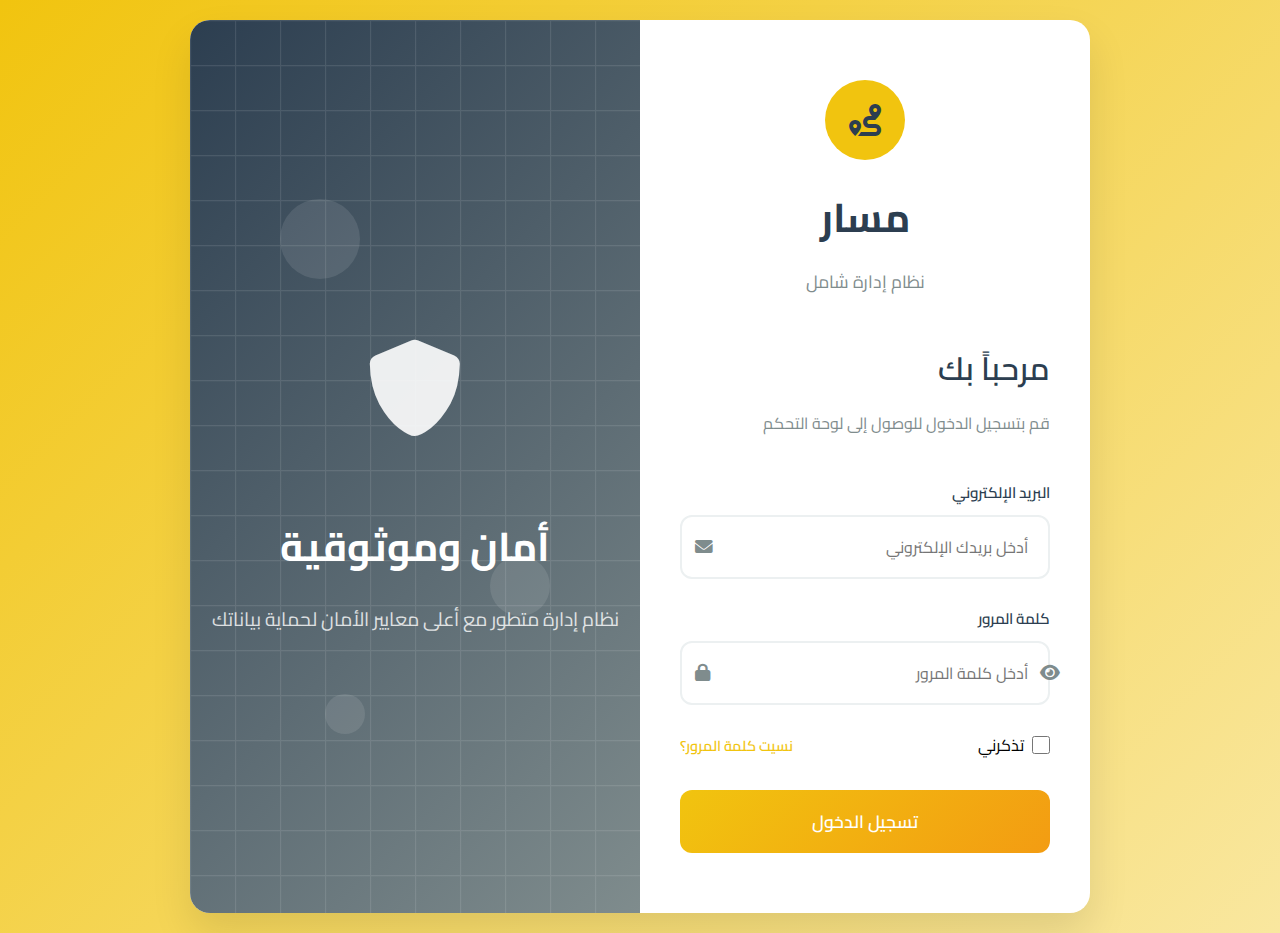
<file: security-permits.html>
<!DOCTYPE html>
<html lang="ar" dir="rtl">
<head>
    <meta charset="UTF-8">
    <meta name="viewport" content="width=device-width, initial-scale=1.0">
    <title>التصاريح الأمنية - مسار</title>
    <link rel="stylesheet" href="assets/css/style.css">
    <link rel="stylesheet" href="https://cdnjs.cloudflare.com/ajax/libs/font-awesome/6.0.0/css/all.min.css">
    <link href="https://fonts.googleapis.com/css2?family=Cairo:wght@300;400;600;700&display=swap" rel="stylesheet">
</head>
<body>
    <!-- Header -->
    <div id="header-container"></div>
    
    <!-- Sidebar -->
    <div id="sidebar-container"></div>
    
    <!-- Main Content -->
    <main class="main-content">
        <div class="content-wrapper">
            <div class="page-header">
                <h1><i class="fas fa-shield-alt"></i> التصاريح الأمنية</h1>
                <p>إدارة ومراقبة التصاريح الأمنية والوصول للنظام</p>
            </div>
            
            <!-- Security Overview -->
            <div class="dashboard-grid">
                <div class="dashboard-card">
                    <div class="card-icon">
                        <i class="fas fa-shield-check"></i>
                    </div>
                    <div class="card-content">
                        <h3>تصاريح نشطة</h3>
                        <span class="card-number">45</span>
                    </div>
                </div>
                
                <div class="dashboard-card">
                    <div class="card-icon">
                        <i class="fas fa-clock"></i>
                    </div>
                    <div class="card-content">
                        <h3>في الانتظار</h3>
                        <span class="card-number">12</span>
                    </div>
                </div>
                
                <div class="dashboard-card">
                    <div class="card-icon">
                        <i class="fas fa-exclamation-triangle"></i>
                    </div>
                    <div class="card-content">
                        <h3>تصاريح منتهية</h3>
                        <span class="card-number">8</span>
                    </div>
                </div>
                
                <div class="dashboard-card">
                    <div class="card-icon">
                        <i class="fas fa-ban"></i>
                    </div>
                    <div class="card-content">
                        <h3>تصاريح محظورة</h3>
                        <span class="card-number">3</span>
                    </div>
                </div>
            </div>
            
            <!-- New Permit Form -->
            <div class="form-container">
                <h2><i class="fas fa-plus-circle"></i> إصدار تصريح أمني جديد</h2>
                <form id="newPermitForm">
                    <div style="display: grid; grid-template-columns: 1fr 1fr; gap: 1rem;">
                        <div class="form-group">
                            <label>اسم المستخدم *</label>
                            <input type="text" class="form-control" name="userName" required placeholder="أدخل اسم المستخدم">
                        </div>
                        <div class="form-group">
                            <label>الرقم الوظيفي</label>
                            <input type="text" class="form-control" name="employeeId" placeholder="EMP-001">
                        </div>
                    </div>
                    
                    <div style="display: grid; grid-template-columns: 1fr 1fr; gap: 1rem;">
                        <div class="form-group">
                            <label>نوع التصريح *</label>
                            <select class="form-control" name="permitType" required>
                                <option value="">اختر نوع التصريح</option>
                                <option value="admin">إداري كامل</option>
                                <option value="manager">مدير قسم</option>
                                <option value="employee">موظف</option>
                                <option value="viewer">مشاهد فقط</option>
                                <option value="guest">ضيف مؤقت</option>
                            </select>
                        </div>
                        <div class="form-group">
                            <label>مستوى الأمان *</label>
                            <select class="form-control" name="securityLevel" required>
                                <option value="">اختر مستوى الأمان</option>
                                <option value="1">المستوى 1 - أساسي</option>
                                <option value="2">المستوى 2 - متوسط</option>
                                <option value="3">المستوى 3 - عالي</option>
                                <option value="4">المستوى 4 - سري</option>
                                <option value="5">المستوى 5 - سري للغاية</option>
                            </select>
                        </div>
                    </div>
                    
                    <div style="display: grid; grid-template-columns: 1fr 1fr; gap: 1rem;">
                        <div class="form-group">
                            <label>تاريخ البداية *</label>
                            <input type="date" class="form-control" name="startDate" required>
                        </div>
                        <div class="form-group">
                            <label>تاريخ الانتهاء *</label>
                            <input type="date" class="form-control" name="endDate" required>
                        </div>
                    </div>
                    
                    <div class="form-group">
                        <label>الصلاحيات المسموحة</label>
                        <div style="display: grid; grid-template-columns: repeat(auto-fit, minmax(200px, 1fr)); gap: 1rem; margin-top: 0.5rem;">
                            <label class="checkbox-label">
                                <input type="checkbox" name="permissions" value="read"> قراءة البيانات
                            </label>
                            <label class="checkbox-label">
                                <input type="checkbox" name="permissions" value="write"> كتابة البيانات
                            </label>
                            <label class="checkbox-label">
                                <input type="checkbox" name="permissions" value="delete"> حذف البيانات
                            </label>
                            <label class="checkbox-label">
                                <input type="checkbox" name="permissions" value="admin"> إدارة المستخدمين
                            </label>
                            <label class="checkbox-label">
                                <input type="checkbox" name="permissions" value="reports"> عرض التقارير
                            </label>
                            <label class="checkbox-label">
                                <input type="checkbox" name="permissions" value="settings"> إعدادات النظام
                            </label>
                        </div>
                    </div>
                    
                    <div class="form-group">
                        <label>سبب إصدار التصريح *</label>
                        <textarea class="form-control" name="reason" rows="3" required placeholder="أدخل سبب إصدار التصريح..."></textarea>
                    </div>
                    
                    <div class="form-group">
                        <label>ملاحظات أمنية</label>
                        <textarea class="form-control" name="securityNotes" rows="2" placeholder="أي ملاحظات أمنية إضافية..."></textarea>
                    </div>
                    
                    <div style="display: flex; gap: 1rem; justify-content: flex-end; margin-top: 2rem;">
                        <button type="button" class="btn btn-secondary" onclick="resetPermitForm()">
                            <i class="fas fa-undo"></i> إعادة تعيين
                        </button>
                        <button type="submit" class="btn btn-primary">
                            <i class="fas fa-shield-alt"></i> إصدار التصريح
                        </button>
                    </div>
                </form>
            </div>
            
            <!-- Permits Table -->
            <div class="form-container">
                <h2><i class="fas fa-list"></i> قائمة التصاريح الأمنية</h2>
                
                <!-- Filter Section -->
                <div style="display: grid; grid-template-columns: 1fr 1fr 1fr auto; gap: 1rem; align-items: end; margin-bottom: 1rem;">
                    <div class="form-group">
                        <label>البحث</label>
                        <input type="text" class="form-control" placeholder="اسم المستخدم أو رقم التصريح..." id="searchPermits">
                    </div>
                    <div class="form-group">
                        <label>نوع التصريح</label>
                        <select class="form-control" id="permitTypeFilter">
                            <option value="">جميع الأنواع</option>
                            <option value="admin">إداري كامل</option>
                            <option value="manager">مدير قسم</option>
                            <option value="employee">موظف</option>
                            <option value="viewer">مشاهد فقط</option>
                            <option value="guest">ضيف مؤقت</option>
                        </select>
                    </div>
                    <div class="form-group">
                        <label>الحالة</label>
                        <select class="form-control" id="statusFilter">
                            <option value="">جميع الحالات</option>
                            <option value="active">نشط</option>
                            <option value="pending">في الانتظار</option>
                            <option value="expired">منتهي</option>
                            <option value="blocked">محظور</option>
                        </select>
                    </div>
                    <button class="btn btn-primary" onclick="filterPermits()">
                        <i class="fas fa-search"></i> بحث
                    </button>
                </div>
                
                <div class="table-container">
                    <table class="table">
                        <thead>
                            <tr>
                                <th>رقم التصريح</th>
                                <th>المستخدم</th>
                                <th>نوع التصريح</th>
                                <th>مستوى الأمان</th>
                                <th>تاريخ الإصدار</th>
                                <th>تاريخ الانتهاء</th>
                                <th>الحالة</th>
                                <th>الإجراءات</th>
                            </tr>
                        </thead>
                        <tbody>
                            <tr>
                                <td><strong>SEC-2024-001</strong></td>
                                <td>
                                    <div style="display: flex; align-items: center; gap: 0.5rem;">
                                        <div class="user-avatar">أ.م</div>
                                        <div>
                                            <div>أحمد محمد</div>
                                            <small style="color: var(--primary-gray);">EMP-001</small>
                                        </div>
                                    </div>
                                </td>
                                <td><span class="permit-admin">إداري كامل</span></td>
                                <td><span class="security-level-5">المستوى 5</span></td>
                                <td>2024-01-01</td>
                                <td>2024-12-31</td>
                                <td><span class="status-active">نشط</span></td>
                                <td>
                                    <button class="btn-icon" onclick="viewPermit('SEC-2024-001')" data-tooltip="عرض">
                                        <i class="fas fa-eye"></i>
                                    </button>
                                    <button class="btn-icon" onclick="editPermit('SEC-2024-001')" data-tooltip="تعديل">
                                        <i class="fas fa-edit"></i>
                                    </button>
                                    <button class="btn-icon btn-warning" onclick="suspendPermit('SEC-2024-001')" data-tooltip="تعليق">
                                        <i class="fas fa-pause"></i>
                                    </button>
                                    <button class="btn-icon btn-danger" onclick="revokePermit('SEC-2024-001')" data-tooltip="إلغاء">
                                        <i class="fas fa-ban"></i>
                                    </button>
                                </td>
                            </tr>
                            <tr>
                                <td><strong>SEC-2024-002</strong></td>
                                <td>
                                    <div style="display: flex; align-items: center; gap: 0.5rem;">
                                        <div class="user-avatar">س.أ</div>
                                        <div>
                                            <div>سارة أحمد</div>
                                            <small style="color: var(--primary-gray);">EMP-002</small>
                                        </div>
                                    </div>
                                </td>
                                <td><span class="permit-manager">مدير قسم</span></td>
                                <td><span class="security-level-3">المستوى 3</span></td>
                                <td>2024-01-15</td>
                                <td>2024-07-15</td>
                                <td><span class="status-active">نشط</span></td>
                                <td>
                                    <button class="btn-icon" onclick="viewPermit('SEC-2024-002')" data-tooltip="عرض">
                                        <i class="fas fa-eye"></i>
                                    </button>
                                    <button class="btn-icon" onclick="editPermit('SEC-2024-002')" data-tooltip="تعديل">
                                        <i class="fas fa-edit"></i>
                                    </button>
                                    <button class="btn-icon btn-warning" onclick="suspendPermit('SEC-2024-002')" data-tooltip="تعليق">
                                        <i class="fas fa-pause"></i>
                                    </button>
                                    <button class="btn-icon btn-danger" onclick="revokePermit('SEC-2024-002')" data-tooltip="إلغاء">
                                        <i class="fas fa-ban"></i>
                                    </button>
                                </td>
                            </tr>
                            <tr>
                                <td><strong>SEC-2024-003</strong></td>
                                <td>
                                    <div style="display: flex; align-items: center; gap: 0.5rem;">
                                        <div class="user-avatar">م.ع</div>
                                        <div>
                                            <div>محمد عبدالله</div>
                                            <small style="color: var(--primary-gray);">EMP-003</small>
                                        </div>
                                    </div>
                                </td>
                                <td><span class="permit-employee">موظف</span></td>
                                <td><span class="security-level-2">المستوى 2</span></td>
                                <td>2024-01-10</td>
                                <td>2024-01-25</td>
                                <td><span class="status-expired">منتهي</span></td>
                                <td>
                                    <button class="btn-icon" onclick="viewPermit('SEC-2024-003')" data-tooltip="عرض">
                                        <i class="fas fa-eye"></i>
                                    </button>
                                    <button class="btn-icon btn-success" onclick="renewPermit('SEC-2024-003')" data-tooltip="تجديد">
                                        <i class="fas fa-redo"></i>
                                    </button>
                                </td>
                            </tr>
                        </tbody>
                    </table>
                </div>
            </div>
        </div>
    </main>
    
    <script src="assets/js/components.js"></script>
    <script src="assets/js/main.js"></script>
    <script>
        // Page-specific JavaScript
        document.getElementById('newPermitForm').addEventListener('submit', function(e) {
            e.preventDefault();
            
            const formData = new FormData(this);
            const permitData = {
                userName: formData.get('userName'),
                employeeId: formData.get('employeeId'),
                permitType: formData.get('permitType'),
                securityLevel: formData.get('securityLevel'),
                startDate: formData.get('startDate'),
                endDate: formData.get('endDate'),
                reason: formData.get('reason'),
                securityNotes: formData.get('securityNotes'),
                permissions: formData.getAll('permissions')
            };
            
            showLoading();
            
            setTimeout(() => {
                hideLoading();
                const permitNumber = 'SEC-2024-' + String(Date.now()).slice(-3);
                showNotification(`تم إصدار التصريح الأمني بنجاح - رقم التصريح: ${permitNumber}`, 'success');
                this.reset();
            }, 2000);
        });
        
        function resetPermitForm() {
            document.getElementById('newPermitForm').reset();
            showNotification('تم إعادة تعيين النموذج', 'info');
        }
        
        function viewPermit(permitId) {
            showNotification(`عرض تفاصيل التصريح ${permitId}`, 'info');
        }
        
        function editPermit(permitId) {
            showNotification(`تعديل التصريح ${permitId}`, 'info');
        }
        
        function suspendPermit(permitId) {
            if (confirm(`هل أنت متأكد من تعليق التصريح ${permitId}؟`)) {
                showLoading();
                setTimeout(() => {
                    hideLoading();
                    showNotification(`تم تعليق التصريح ${permitId}`, 'success');
                }, 1000);
            }
        }
        
        function revokePermit(permitId) {
            const reason = prompt('يرجى إدخال سبب إلغاء التصريح:');
            if (reason) {
                showLoading();
                setTimeout(() => {
                    hideLoading();
                    showNotification(`تم إلغاء التصريح ${permitId}`, 'success');
                }, 1500);
            }
        }
        
        function renewPermit(permitId) {
            if (confirm(`هل تريد تجديد التصريح ${permitId}؟`)) {
                showLoading();
                setTimeout(() => {
                    hideLoading();
                    showNotification(`تم تجديد التصريح ${permitId}`, 'success');
                }, 1500);
            }
        }
        
        function filterPermits() {
            showLoading();
            setTimeout(() => {
                hideLoading();
                showNotification('تم تطبيق المرشحات', 'success');
            }, 1000);
        }
    </script>
    
    <style>
        .user-avatar {
            width: 35px;
            height: 35px;
            background: var(--primary-yellow);
            border-radius: 50%;
            display: flex;
            align-items: center;
            justify-content: center;
            color: var(--dark-gray);
            font-weight: bold;
            font-size: 0.8rem;
        }
        
        .permit-admin {
            background: #dc3545;
            color: white;
            padding: 0.25rem 0.5rem;
            border-radius: 12px;
            font-size: 0.8rem;
        }
        
        .permit-manager {
            background: #ffc107;
            color: #333;
            padding: 0.25rem 0.5rem;
            border-radius: 12px;
            font-size: 0.8rem;
        }
        
        .permit-employee {
            background: #28a745;
            color: white;
            padding: 0.25rem 0.5rem;
            border-radius: 12px;
            font-size: 0.8rem;
        }
        
        .permit-viewer {
            background: #6c757d;
            color: white;
            padding: 0.25rem 0.5rem;
            border-radius: 12px;
            font-size: 0.8rem;
        }
        
        .permit-guest {
            background: #17a2b8;
            color: white;
            padding: 0.25rem 0.5rem;
            border-radius: 12px;
            font-size: 0.8rem;
        }
        
        .security-level-1 {
            color: #28a745;
            font-weight: 600;
        }
        
        .security-level-2 {
            color: #ffc107;
            font-weight: 600;
        }
        
        .security-level-3 {
            color: #fd7e14;
            font-weight: 600;
        }
        
        .security-level-4 {
            color: #dc3545;
            font-weight: 600;
        }
        
        .security-level-5 {
            color: #6f42c1;
            font-weight: 600;
        }
        
        .status-active {
            color: #28a745;
            font-weight: 600;
        }
        
        .status-pending {
            color: #ffc107;
            font-weight: 600;
        }
        
        .status-expired {
            color: #dc3545;
            font-weight: 600;
        }
        
        .status-blocked {
            color: #6c757d;
            font-weight: 600;
        }
        
        .checkbox-label {
            display: flex;
            align-items: center;
            gap: 0.5rem;
            cursor: pointer;
            padding: 0.5rem;
            border-radius: 8px;
            transition: background-color 0.3s ease;
        }
        
        .checkbox-label:hover {
            background: var(--light-yellow);
        }
        
        .checkbox-label input[type="checkbox"] {
            margin: 0;
        }
        
        .btn-icon {
            background: none;
            border: none;
            padding: 0.5rem;
            margin: 0 0.25rem;
            border-radius: 50%;
            cursor: pointer;
            transition: all 0.3s ease;
            color: var(--primary-gray);
        }
        
        .btn-icon:hover {
            background: var(--light-yellow);
            color: var(--dark-gray);
        }
        
        .btn-warning {
            color: #ffc107;
        }
        
        .btn-warning:hover {
            background: #ffc107;
            color: #333;
        }
        
        .btn-success {
            color: #28a745;
        }
        
        .btn-success:hover {
            background: #28a745;
            color: white;
        }
        
        .btn-danger:hover {
            background: #dc3545;
            color: var(--white);
        }
        
        @media (max-width: 768px) {
            .form-container > div[style*="grid-template-columns"] {
                grid-template-columns: 1fr !important;
            }
        }
    </style>
</body>
</html>
</file>
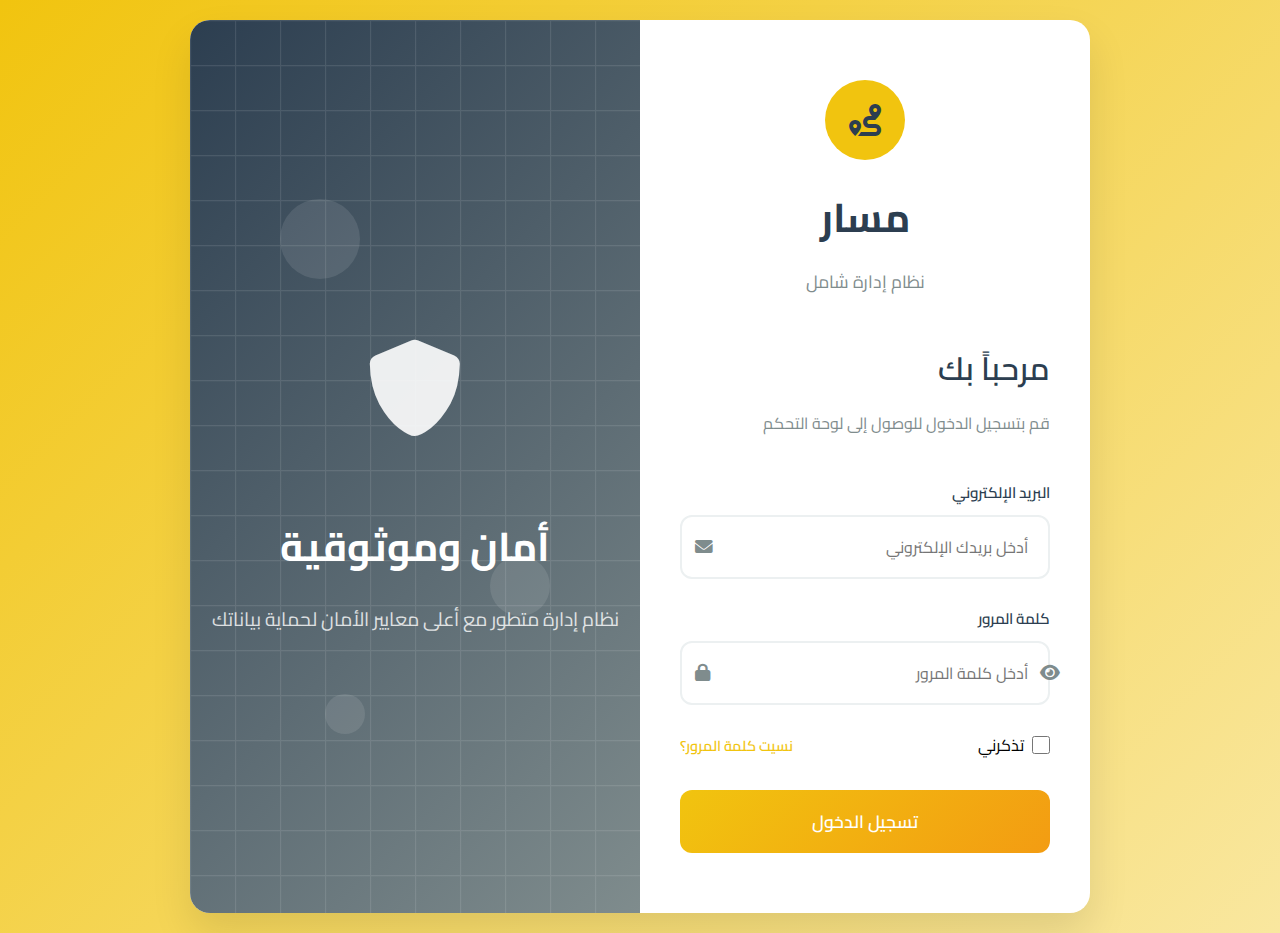
<file: user-messages.html>
<!DOCTYPE html>
<html lang="ar" dir="rtl">
<head>
    <meta charset="UTF-8">
    <meta name="viewport" content="width=device-width, initial-scale=1.0">
    <title>رسائل المستخدمين - مسار</title>
    <link rel="stylesheet" href="assets/css/style.css">
    <link rel="stylesheet" href="https://cdnjs.cloudflare.com/ajax/libs/font-awesome/6.0.0/css/all.min.css">
    <link href="https://fonts.googleapis.com/css2?family=Cairo:wght@300;400;600;700&display=swap" rel="stylesheet">
</head>
<body>
    <!-- Header -->
    <div id="header-container"></div>
    
    <!-- Sidebar -->
    <div id="sidebar-container"></div>
    
    <!-- Main Content -->
    <main class="main-content">
        <div class="content-wrapper">
            <div class="page-header">
                <h1><i class="fas fa-comments"></i> رسائل المستخدمين</h1>
                <p>إدارة والرد على رسائل العملاء والمستخدمين</p>
            </div>
            
            <!-- Messages Statistics -->
            <div class="dashboard-grid">
                <div class="dashboard-card">
                    <div class="card-icon">
                        <i class="fas fa-inbox"></i>
                    </div>
                    <div class="card-content">
                        <h3>رسائل جديدة</h3>
                        <span class="card-number">24</span>
                    </div>
                </div>
                
                <div class="dashboard-card">
                    <div class="card-icon">
                        <i class="fas fa-reply"></i>
                    </div>
                    <div class="card-content">
                        <h3>تم الرد عليها</h3>
                        <span class="card-number">156</span>
                    </div>
                </div>
                
                <div class="dashboard-card">
                    <div class="card-icon">
                        <i class="fas fa-clock"></i>
                    </div>
                    <div class="card-content">
                        <h3>متوسط وقت الرد</h3>
                        <span class="card-number">2.5 ساعة</span>
                    </div>
                </div>
                
                <div class="dashboard-card">
                    <div class="card-icon">
                        <i class="fas fa-star"></i>
                    </div>
                    <div class="card-content">
                        <h3>تقييم الخدمة</h3>
                        <span class="card-number">4.8/5</span>
                    </div>
                </div>
            </div>
            
            <!-- Messages Interface -->
            <div style="display: grid; grid-template-columns: 1fr 2fr; gap: 2rem; height: 70vh;">
                <!-- Messages List -->
                <div class="messages-sidebar">
                    <div class="messages-header">
                        <h3><i class="fas fa-list"></i> قائمة الرسائل</h3>
                        <div style="display: flex; gap: 0.5rem;">
                            <button class="btn btn-primary btn-sm" onclick="composeMessage()">
                                <i class="fas fa-plus"></i> رسالة جديدة
                            </button>
                            <button class="btn btn-secondary btn-sm" onclick="refreshMessages()">
                                <i class="fas fa-sync"></i>
                            </button>
                        </div>
                    </div>
                    
                    <!-- Message Filters -->
                    <div class="message-filters">
                        <select class="form-control" id="messageFilter" onchange="filterMessages()">
                            <option value="all">جميع الرسائل</option>
                            <option value="unread">غير مقروءة</option>
                            <option value="read">مقروءة</option>
                            <option value="replied">تم الرد عليها</option>
                            <option value="important">مهمة</option>
                        </select>
                        <input type="text" class="form-control" placeholder="البحث في الرسائل..." id="messageSearch" oninput="searchMessages()">
                    </div>
                    
                    <!-- Messages List -->
                    <div class="messages-list">
                        <div class="message-item unread active" onclick="selectMessage(1)">
                            <div class="message-avatar">أ.م</div>
                            <div class="message-content">
                                <div class="message-header">
                                    <span class="sender-name">أحمد محمد</span>
                                    <span class="message-time">منذ 5 دقائق</span>
                                </div>
                                <div class="message-subject">استفسار حول الطلب #ORD-2024-001</div>
                                <div class="message-preview">مرحباً، أريد الاستفسار عن حالة طلبي...</div>
                                <div class="message-badges">
                                    <span class="badge badge-new">جديد</span>
                                    <span class="badge badge-important">مهم</span>
                                </div>
                            </div>
                        </div>
                        
                        <div class="message-item" onclick="selectMessage(2)">
                            <div class="message-avatar">س.أ</div>
                            <div class="message-content">
                                <div class="message-header">
                                    <span class="sender-name">سارة أحمد</span>
                                    <span class="message-time">منذ ساعة</span>
                                </div>
                                <div class="message-subject">شكر وتقدير</div>
                                <div class="message-preview">أشكركم على الخدمة الممتازة...</div>
                                <div class="message-badges">
                                    <span class="badge badge-replied">تم الرد</span>
                                </div>
                            </div>
                        </div>
                        
                        <div class="message-item" onclick="selectMessage(3)">
                            <div class="message-avatar">م.ع</div>
                            <div class="message-content">
                                <div class="message-header">
                                    <span class="sender-name">محمد عبدالله</span>
                                    <span class="message-time">منذ 3 ساعات</span>
                                </div>
                                <div class="message-subject">طلب تعديل البيانات</div>
                                <div class="message-preview">أرغب في تعديل بعض البيانات في حسابي...</div>
                                <div class="message-badges">
                                    <span class="badge badge-pending">قيد المراجعة</span>
                                </div>
                            </div>
                        </div>
                        
                        <div class="message-item" onclick="selectMessage(4)">
                            <div class="message-avatar">ف.ح</div>
                            <div class="message-content">
                                <div class="message-header">
                                    <span class="sender-name">فاطمة حسن</span>
                                    <span class="message-time">أمس</span>
                                </div>
                                <div class="message-subject">مشكلة في تسجيل الدخول</div>
                                <div class="message-preview">لا أستطيع تسجيل الدخول إلى حسابي...</div>
                                <div class="message-badges">
                                    <span class="badge badge-replied">تم الرد</span>
                                </div>
                            </div>
                        </div>
                    </div>
                </div>
                
                <!-- Message Details -->
                <div class="message-details">
                    <div class="message-detail-header">
                        <div class="message-info">
                            <h3>استفسار حول الطلب #ORD-2024-001</h3>
                            <div class="message-meta">
                                <span><i class="fas fa-user"></i> أحمد محمد (ahmed@example.com)</span>
                                <span><i class="fas fa-clock"></i> 20 يناير 2024، 10:30 ص</span>
                                <span><i class="fas fa-tag"></i> استفسار</span>
                            </div>
                        </div>
                        <div class="message-actions">
                            <button class="btn btn-primary" onclick="replyToMessage()">
                                <i class="fas fa-reply"></i> رد
                            </button>
                            <button class="btn btn-secondary" onclick="forwardMessage()">
                                <i class="fas fa-share"></i> إعادة توجيه
                            </button>
                            <button class="btn btn-secondary" onclick="markAsImportant()">
                                <i class="fas fa-star"></i> مهم
                            </button>
                            <button class="btn btn-danger" onclick="deleteMessage()">
                                <i class="fas fa-trash"></i> حذف
                            </button>
                        </div>
                    </div>
                    
                    <!-- Message Thread -->
                    <div class="message-thread">
                        <div class="message-bubble user-message">
                            <div class="message-bubble-header">
                                <div class="sender-avatar">أ.م</div>
                                <div class="sender-info">
                                    <span class="sender-name">أحمد محمد</span>
                                    <span class="message-timestamp">20 يناير 2024، 10:30 ص</span>
                                </div>
                            </div>
                            <div class="message-bubble-content">
                                <p>مرحباً،</p>
                                <p>أريد الاستفسار عن حالة طلبي رقم #ORD-2024-001. لقد مر أسبوع على تقديم الطلب ولم أتلق أي تحديث حول حالته.</p>
                                <p>هل يمكنكم إفادتي بالوضع الحالي ومتى يمكن توقع اكتمال الطلب؟</p>
                                <p>شكراً لكم</p>
                            </div>
                            <div class="message-attachments">
                                <div class="attachment">
                                    <i class="fas fa-file-pdf"></i>
                                    <span>طلب_رقم_001.pdf</span>
                                    <button class="btn-download"><i class="fas fa-download"></i></button>
                                </div>
                            </div>
                        </div>
                        
                        <div class="message-bubble admin-message">
                            <div class="message-bubble-header">
                                <div class="sender-avatar admin">إ</div>
                                <div class="sender-info">
                                    <span class="sender-name">فريق الدعم</span>
                                    <span class="message-timestamp">20 يناير 2024، 11:15 ص</span>
                                </div>
                            </div>
                            <div class="message-bubble-content">
                                <p>مرحباً أحمد،</p>
                                <p>شكراً لتواصلك معنا. بعد مراجعة طلبك رقم #ORD-2024-001، يسرنا إفادتك بأن طلبك قيد التنفيذ حالياً وقد تم إنجاز 65% منه.</p>
                                <p>نتوقع اكتمال الطلب خلال 3-5 أيام عمل. سنقوم بإرسال تحديث آخر عند اكتمال الطلب.</p>
                                <p>نعتذر عن التأخير ونشكرك على صبرك.</p>
                            </div>
                        </div>
                    </div>
                    
                    <!-- Reply Form -->
                    <div class="reply-form">
                        <div class="reply-header">
                            <h4><i class="fas fa-reply"></i> الرد على الرسالة</h4>
                            <div class="reply-options">
                                <select class="form-control" id="replyTemplate">
                                    <option value="">اختر قالب جاهز</option>
                                    <option value="thanks">شكر العميل</option>
                                    <option value="apology">اعتذار</option>
                                    <option value="followup">متابعة</option>
                                    <option value="resolution">حل المشكلة</option>
                                </select>
                            </div>
                        </div>
                        <textarea class="form-control" rows="4" placeholder="اكتب ردك هنا..." id="replyContent"></textarea>
                        <div class="reply-attachments">
                            <input type="file" id="replyAttachment" multiple style="display: none;">
                            <button class="btn btn-secondary" onclick="document.getElementById('replyAttachment').click()">
                                <i class="fas fa-paperclip"></i> إرفاق ملف
                            </button>
                        </div>
                        <div class="reply-actions">
                            <button class="btn btn-primary" onclick="sendReply()">
                                <i class="fas fa-paper-plane"></i> إرسال الرد
                            </button>
                            <button class="btn btn-secondary" onclick="saveDraft()">
                                <i class="fas fa-save"></i> حفظ كمسودة
                            </button>
                            <button class="btn btn-secondary" onclick="scheduleReply()">
                                <i class="fas fa-clock"></i> جدولة الإرسال
                            </button>
                        </div>
                    </div>
                </div>
            </div>
        </div>
    </main>
    
    <script src="assets/js/components.js"></script>
    <script src="assets/js/main.js"></script>
    <script>
        // Page-specific JavaScript
        let selectedMessageId = 1;
        
        function selectMessage(messageId) {
            // Remove active class from all messages
            document.querySelectorAll('.message-item').forEach(item => {
                item.classList.remove('active');
            });
            
            // Add active class to selected message
            event.currentTarget.classList.add('active');
            
            // Mark as read
            event.currentTarget.classList.remove('unread');
            
            selectedMessageId = messageId;
            loadMessageDetails(messageId);
        }
        
        function loadMessageDetails(messageId) {
            // This would typically load message details from server
            showNotification(`تم تحميل تفاصيل الرسالة ${messageId}`, 'info');
        }
        
        function filterMessages() {
            const filter = document.getElementById('messageFilter').value;
            showNotification(`تصفية الرسائل: ${filter}`, 'info');
        }
        
        function searchMessages() {
            const query = document.getElementById('messageSearch').value;
            if (query.length > 2) {
                showNotification(`البحث عن: ${query}`, 'info');
            }
        }
        
        function composeMessage() {
            showNotification('فتح نافذة إنشاء رسالة جديدة', 'info');
        }
        
        function refreshMessages() {
            showLoading();
            setTimeout(() => {
                hideLoading();
                showNotification('تم تحديث قائمة الرسائل', 'success');
            }, 1000);
        }
        
        function replyToMessage() {
            document.getElementById('replyContent').focus();
            showNotification('يمكنك الآن كتابة ردك', 'info');
        }
        
        function forwardMessage() {
            showNotification('إعادة توجيه الرسالة', 'info');
        }
        
        function markAsImportant() {
            showNotification('تم وضع علامة مهم على الرسالة', 'success');
        }
        
        function deleteMessage() {
            if (confirm('هل تريد حذف هذه الرسالة؟')) {
                showNotification('تم حذف الرسالة', 'success');
            }
        }
        
        function sendReply() {
            const content = document.getElementById('replyContent').value;
            if (content.trim()) {
                showLoading();
                setTimeout(() => {
                    hideLoading();
                    showNotification('تم إرسال الرد بنجاح', 'success');
                    document.getElementById('replyContent').value = '';
                }, 1500);
            } else {
                showNotification('يرجى كتابة محتوى الرد', 'warning');
            }
        }
        
        function saveDraft() {
            const content = document.getElementById('replyContent').value;
            if (content.trim()) {
                showNotification('تم حفظ المسودة', 'success');
            }
        }
        
        function scheduleReply() {
            const datetime = prompt('أدخل تاريخ ووقت الإرسال (YYYY-MM-DD HH:MM):');
            if (datetime) {
                showNotification(`تم جدولة الرد للإرسال في ${datetime}`, 'success');
            }
        }
        
        // Reply template functionality
        document.getElementById('replyTemplate').addEventListener('change', function() {
            const templates = {
                'thanks': 'شكراً لتواصلك معنا. نقدر ثقتك في خدماتنا.',
                'apology': 'نعتذر عن أي إزعاج قد تسبب لك. نحن نعمل على حل المشكلة.',
                'followup': 'نتابع معك حالة طلبك وسنقوم بإعلامك بأي تطورات.',
                'resolution': 'تم حل المشكلة بنجاح. يرجى التأكد من أن كل شيء يعمل بشكل صحيح.'
            };
            
            if (this.value && templates[this.value]) {
                document.getElementById('replyContent').value = templates[this.value];
            }
        });
        
        // Auto-save draft functionality
        let draftTimer;
        document.getElementById('replyContent').addEventListener('input', function() {
            clearTimeout(draftTimer);
            draftTimer = setTimeout(() => {
                if (this.value.trim()) {
                    // Auto-save draft
                    console.log('Auto-saving draft...');
                }
            }, 3000);
        });
    </script>
    
    <style>
        .messages-sidebar {
            background: white;
            border-radius: 8px;
            box-shadow: 0 2px 8px rgba(0,0,0,0.1);
            display: flex;
            flex-direction: column;
            height: 100%;
        }
        
        .messages-header {
            padding: 1rem;
            border-bottom: 1px solid var(--light-gray);
            display: flex;
            justify-content: space-between;
            align-items: center;
        }
        
        .message-filters {
            padding: 1rem;
            border-bottom: 1px solid var(--light-gray);
            display: flex;
            flex-direction: column;
            gap: 0.5rem;
        }
        
        .messages-list {
            flex: 1;
            overflow-y: auto;
        }
        
        .message-item {
            padding: 1rem;
            border-bottom: 1px solid var(--light-gray);
            cursor: pointer;
            transition: all 0.3s ease;
            display: flex;
            gap: 1rem;
        }
        
        .message-item:hover {
            background: var(--light-yellow);
        }
        
        .message-item.active {
            background: var(--primary-yellow);
            border-right: 4px solid var(--secondary-yellow);
        }
        
        .message-item.unread {
            background: #f8f9fa;
            font-weight: 600;
        }
        
        .message-avatar {
            width: 40px;
            height: 40px;
            background: var(--primary-yellow);
            border-radius: 50%;
            display: flex;
            align-items: center;
            justify-content: center;
            color: var(--dark-gray);
            font-weight: bold;
            flex-shrink: 0;
        }
        
        .message-content {
            flex: 1;
            min-width: 0;
        }
        
        .message-header {
            display: flex;
            justify-content: space-between;
            align-items: center;
            margin-bottom: 0.25rem;
        }
        
        .sender-name {
            font-weight: 600;
            color: var(--dark-gray);
        }
        
        .message-time {
            font-size: 0.8rem;
            color: var(--primary-gray);
        }
        
        .message-subject {
            font-weight: 600;
            margin-bottom: 0.25rem;
            color: var(--dark-gray);
        }
        
        .message-preview {
            font-size: 0.9rem;
            color: var(--primary-gray);
            margin-bottom: 0.5rem;
            overflow: hidden;
            text-overflow: ellipsis;
            white-space: nowrap;
        }
        
        .message-badges {
            display: flex;
            gap: 0.25rem;
            flex-wrap: wrap;
        }
        
        .badge {
            padding: 0.2rem 0.5rem;
            border-radius: 12px;
            font-size: 0.7rem;
            font-weight: 600;
        }
        
        .badge-new {
            background: #007bff;
            color: white;
        }
        
        .badge-important {
            background: #dc3545;
            color: white;
        }
        
        .badge-replied {
            background: #28a745;
            color: white;
        }
        
        .badge-pending {
            background: #ffc107;
            color: #333;
        }
        
        .message-details {
            background: white;
            border-radius: 8px;
            box-shadow: 0 2px 8px rgba(0,0,0,0.1);
            display: flex;
            flex-direction: column;
            height: 100%;
        }
        
        .message-detail-header {
            padding: 1rem;
            border-bottom: 1px solid var(--light-gray);
            display: flex;
            justify-content: space-between;
            align-items: flex-start;
            gap: 1rem;
        }
        
        .message-info h3 {
            margin: 0 0 0.5rem 0;
            color: var(--dark-gray);
        }
        
        .message-meta {
            display: flex;
            flex-direction: column;
            gap: 0.25rem;
            font-size: 0.9rem;
            color: var(--primary-gray);
        }
        
        .message-meta i {
            margin-left: 0.5rem;
            width: 16px;
        }
        
        .message-actions {
            display: flex;
            gap: 0.5rem;
            flex-wrap: wrap;
        }
        
        .message-thread {
            flex: 1;
            overflow-y: auto;
            padding: 1rem;
            display: flex;
            flex-direction: column;
            gap: 1rem;
        }
        
        .message-bubble {
            max-width: 80%;
            border-radius: 12px;
            padding: 1rem;
        }
        
        .user-message {
            align-self: flex-start;
            background: #f8f9fa;
            border: 1px solid var(--light-gray);
        }
        
        .admin-message {
            align-self: flex-end;
            background: var(--light-yellow);
            border: 1px solid var(--primary-yellow);
        }
        
        .message-bubble-header {
            display: flex;
            align-items: center;
            gap: 0.5rem;
            margin-bottom: 0.5rem;
        }
        
        .sender-avatar {
            width: 30px;
            height: 30px;
            background: var(--primary-yellow);
            border-radius: 50%;
            display: flex;
            align-items: center;
            justify-content: center;
            color: var(--dark-gray);
            font-weight: bold;
            font-size: 0.8rem;
        }
        
        .sender-avatar.admin {
            background: var(--secondary-yellow);
        }
        
        .sender-info {
            display: flex;
            flex-direction: column;
        }
        
        .message-timestamp {
            font-size: 0.7rem;
            color: var(--primary-gray);
        }
        
        .message-bubble-content p {
            margin: 0 0 0.5rem 0;
            line-height: 1.5;
        }
        
        .message-bubble-content p:last-child {
            margin-bottom: 0;
        }
        
        .message-attachments {
            margin-top: 0.5rem;
        }
        
        .attachment {
            display: flex;
            align-items: center;
            gap: 0.5rem;
            padding: 0.5rem;
            background: white;
            border-radius: 6px;
            border: 1px solid var(--light-gray);
        }
        
        .btn-download {
            background: none;
            border: none;
            color: var(--primary-yellow);
            cursor: pointer;
            padding: 0.25rem;
        }
        
        .reply-form {
            border-top: 1px solid var(--light-gray);
            padding: 1rem;
        }
        
        .reply-header {
            display: flex;
            justify-content: space-between;
            align-items: center;
            margin-bottom: 1rem;
        }
        
        .reply-header h4 {
            margin: 0;
            color: var(--dark-gray);
        }
        
        .reply-options select {
            width: 200px;
        }
        
        .reply-attachments {
            margin: 1rem 0;
        }
        
        .reply-actions {
            display: flex;
            gap: 0.5rem;
            flex-wrap: wrap;
        }
        
        @media (max-width: 768px) {
            .content-wrapper > div:nth-child(2) {
                grid-template-columns: 1fr;
                height: auto;
            }
            
            .messages-sidebar {
                height: 400px;
            }
            
            .message-details {
                height: 600px;
            }
            
            .message-actions {
                flex-direction: column;
            }
            
            .reply-header {
                flex-direction: column;
                align-items: flex-start;
                gap: 1rem;
            }
        }
    </style>
</body>
</html>
</file>
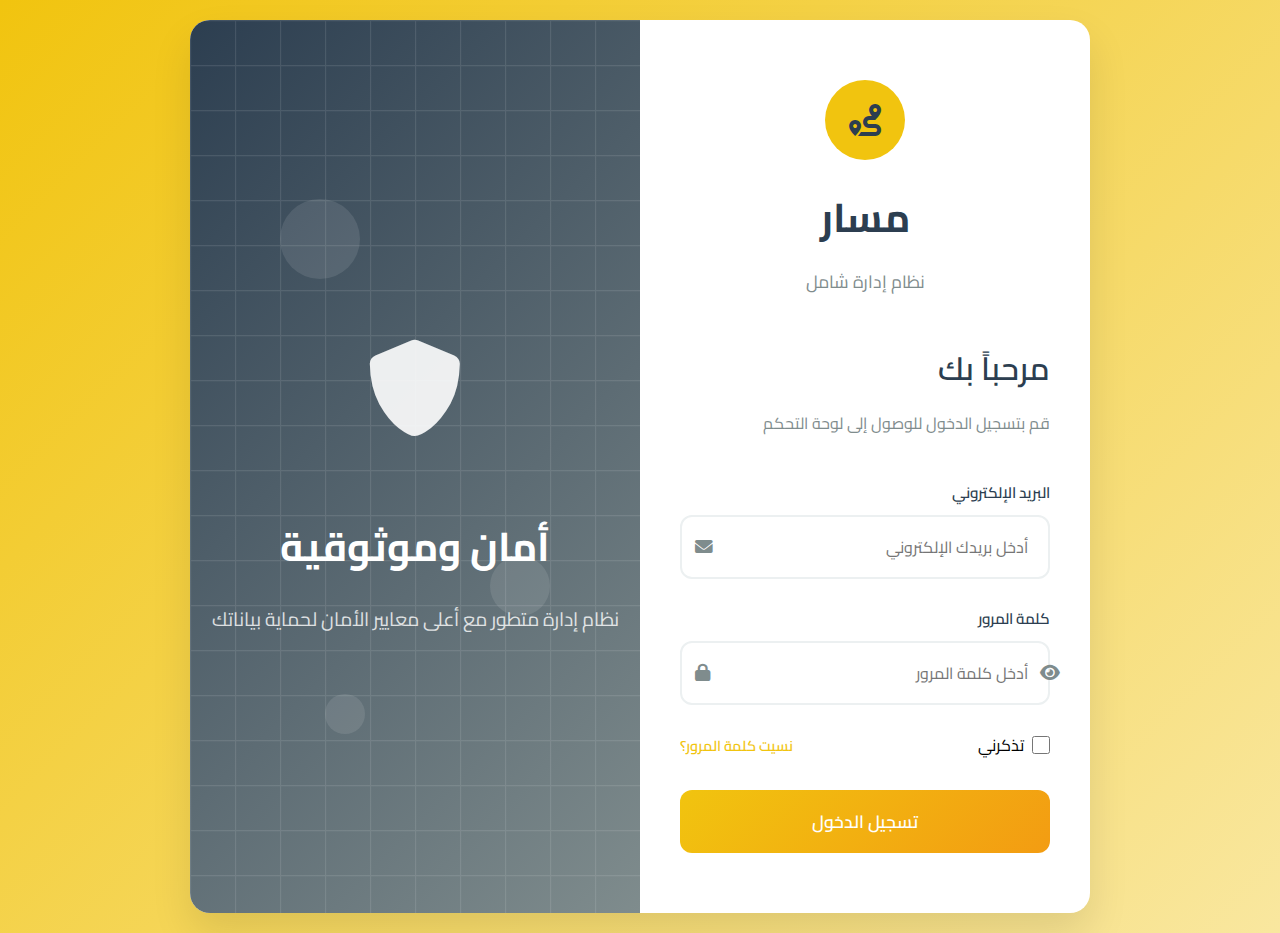
<file: view-orders.html>
<!DOCTYPE html>
<html lang="ar" dir="rtl">
<head>
    <meta charset="UTF-8">
    <meta name="viewport" content="width=device-width, initial-scale=1.0">
    <title>عرض الطلبات - مسار</title>
    <link rel="stylesheet" href="assets/css/style.css">
    <link rel="stylesheet" href="https://cdnjs.cloudflare.com/ajax/libs/font-awesome/6.0.0/css/all.min.css">
    <link href="https://fonts.googleapis.com/css2?family=Cairo:wght@300;400;600;700&display=swap" rel="stylesheet">
</head>
<body>
    <!-- Header -->
    <div id="header-container"></div>
    
    <!-- Sidebar -->
    <div id="sidebar-container"></div>
    
    <!-- Main Content -->
    <main class="main-content">
        <div class="content-wrapper">
            <div class="page-header">
                <h1><i class="fas fa-eye"></i> عرض الطلبات</h1>
                <p>عرض وتتبع جميع الطلبات في النظام</p>
            </div>
            
            <!-- Orders Statistics -->
            <div class="dashboard-grid">
                <div class="dashboard-card">
                    <div class="card-icon">
                        <i class="fas fa-shopping-cart"></i>
                    </div>
                    <div class="card-content">
                        <h3>إجمالي الطلبات</h3>
                        <span class="card-number">1,247</span>
                    </div>
                </div>
                
                <div class="dashboard-card">
                    <div class="card-icon">
                        <i class="fas fa-check-circle"></i>
                    </div>
                    <div class="card-content">
                        <h3>طلبات مكتملة</h3>
                        <span class="card-number">892</span>
                    </div>
                </div>
                
                <div class="dashboard-card">
                    <div class="card-icon">
                        <i class="fas fa-clock"></i>
                    </div>
                    <div class="card-content">
                        <h3>قيد التنفيذ</h3>
                        <span class="card-number">234</span>
                    </div>
                </div>
                
                <div class="dashboard-card">
                    <div class="card-icon">
                        <i class="fas fa-times-circle"></i>
                    </div>
                    <div class="card-content">
                        <h3>طلبات ملغية</h3>
                        <span class="card-number">121</span>
                    </div>
                </div>
            </div>
            
            <!-- Advanced Filters -->
            <div class="form-container">
                <h2><i class="fas fa-filter"></i> البحث والتصفية المتقدمة</h2>
                <div style="display: grid; grid-template-columns: repeat(auto-fit, minmax(200px, 1fr)); gap: 1rem;">
                    <div class="form-group">
                        <label>البحث العام</label>
                        <input type="text" class="form-control" placeholder="رقم الطلب، اسم العميل، أو الوصف..." id="globalSearch">
                    </div>
                    <div class="form-group">
                        <label>حالة الطلب</label>
                        <select class="form-control" id="statusFilter">
                            <option value="">جميع الحالات</option>
                            <option value="pending">في الانتظار</option>
                            <option value="processing">قيد التنفيذ</option>
                            <option value="completed">مكتمل</option>
                            <option value="cancelled">ملغي</option>
                            <option value="on_hold">معلق</option>
                        </select>
                    </div>
                    <div class="form-group">
                        <label>نوع الطلب</label>
                        <select class="form-control" id="typeFilter">
                            <option value="">جميع الأنواع</option>
                            <option value="service">خدمة</option>
                            <option value="product">منتج</option>
                            <option value="consultation">استشارة</option>
                            <option value="support">دعم فني</option>
                            <option value="maintenance">صيانة</option>
                        </select>
                    </div>
                    <div class="form-group">
                        <label>الأولوية</label>
                        <select class="form-control" id="priorityFilter">
                            <option value="">جميع الأولويات</option>
                            <option value="low">منخفضة</option>
                            <option value="medium">متوسطة</option>
                            <option value="high">عالية</option>
                            <option value="urgent">عاجلة</option>
                        </select>
                    </div>
                    <div class="form-group">
                        <label>من تاريخ</label>
                        <input type="date" class="form-control" id="fromDate">
                    </div>
                    <div class="form-group">
                        <label>إلى تاريخ</label>
                        <input type="date" class="form-control" id="toDate">
                    </div>
                </div>
                <div style="display: flex; gap: 1rem; margin-top: 1rem; flex-wrap: wrap;">
                    <button class="btn btn-primary" onclick="applyFilters()">
                        <i class="fas fa-search"></i> تطبيق المرشحات
                    </button>
                    <button class="btn btn-secondary" onclick="clearFilters()">
                        <i class="fas fa-eraser"></i> مسح المرشحات
                    </button>
                    <button class="btn btn-secondary" onclick="exportFilteredData()">
                        <i class="fas fa-file-excel"></i> تصدير النتائج
                    </button>
                </div>
            </div>
            
            <!-- Orders Table -->
            <div class="table-container">
                <div style="display: flex; justify-content: between; align-items: center; margin-bottom: 1rem;">
                    <h3><i class="fas fa-list"></i> قائمة الطلبات</h3>
                    <div style="display: flex; gap: 0.5rem;">
                        <select class="form-control" style="width: auto;" id="pageSize">
                            <option value="10">10 عناصر</option>
                            <option value="25" selected>25 عنصر</option>
                            <option value="50">50 عنصر</option>
                            <option value="100">100 عنصر</option>
                        </select>
                    </div>
                </div>
                
                <table class="table">
                    <thead>
                        <tr>
                            <th>
                                <input type="checkbox" id="selectAll" onchange="toggleSelectAll()">
                            </th>
                            <th>رقم الطلب <i class="fas fa-sort"></i></th>
                            <th>العميل</th>
                            <th>نوع الطلب</th>
                            <th>المبلغ <i class="fas fa-sort"></i></th>
                            <th>التاريخ <i class="fas fa-sort"></i></th>
                            <th>الحالة</th>
                            <th>الأولوية</th>
                            <th>التقدم</th>
                            <th>الإجراءات</th>
                        </tr>
                    </thead>
                    <tbody>
                        <tr>
                            <td><input type="checkbox" class="order-checkbox" value="ORD-2024-001"></td>
                            <td><strong>#ORD-2024-001</strong></td>
                            <td>
                                <div style="display: flex; align-items: center; gap: 0.5rem;">
                                    <div class="customer-avatar">أ.م</div>
                                    <div>
                                        <div>أحمد محمد علي</div>
                                        <small style="color: var(--primary-gray);">ahmed@example.com</small>
                                    </div>
                                </div>
                            </td>
                            <td><span class="type-service">خدمة</span></td>
                            <td><strong>2,500 ر.س</strong></td>
                            <td>2024-01-20</td>
                            <td><span class="status-processing">قيد التنفيذ</span></td>
                            <td><span class="priority-high">عالية</span></td>
                            <td>
                                <div class="progress-bar">
                                    <div class="progress-fill" style="width: 65%;"></div>
                                    <span class="progress-text">65%</span>
                                </div>
                            </td>
                            <td>
                                <button class="btn-icon" onclick="viewOrderDetails('ORD-2024-001')" data-tooltip="عرض التفاصيل">
                                    <i class="fas fa-eye"></i>
                                </button>
                                <button class="btn-icon" onclick="editOrder('ORD-2024-001')" data-tooltip="تعديل">
                                    <i class="fas fa-edit"></i>
                                </button>
                                <button class="btn-icon" onclick="trackOrder('ORD-2024-001')" data-tooltip="تتبع">
                                    <i class="fas fa-route"></i>
                                </button>
                                <button class="btn-icon" onclick="printOrder('ORD-2024-001')" data-tooltip="طباعة">
                                    <i class="fas fa-print"></i>
                                </button>
                            </td>
                        </tr>
                        <tr>
                            <td><input type="checkbox" class="order-checkbox" value="ORD-2024-002"></td>
                            <td><strong>#ORD-2024-002</strong></td>
                            <td>
                                <div style="display: flex; align-items: center; gap: 0.5rem;">
                                    <div class="customer-avatar">س.أ</div>
                                    <div>
                                        <div>سارة أحمد حسن</div>
                                        <small style="color: var(--primary-gray);">sara@example.com</small>
                                    </div>
                                </div>
                            </td>
                            <td><span class="type-product">منتج</span></td>
                            <td><strong>1,200 ر.س</strong></td>
                            <td>2024-01-19</td>
                            <td><span class="status-completed">مكتمل</span></td>
                            <td><span class="priority-medium">متوسطة</span></td>
                            <td>
                                <div class="progress-bar">
                                    <div class="progress-fill" style="width: 100%;"></div>
                                    <span class="progress-text">100%</span>
                                </div>
                            </td>
                            <td>
                                <button class="btn-icon" onclick="viewOrderDetails('ORD-2024-002')" data-tooltip="عرض التفاصيل">
                                    <i class="fas fa-eye"></i>
                                </button>
                                <button class="btn-icon" onclick="printOrder('ORD-2024-002')" data-tooltip="طباعة">
                                    <i class="fas fa-print"></i>
                                </button>
                                <button class="btn-icon btn-success" onclick="downloadInvoice('ORD-2024-002')" data-tooltip="تحميل الفاتورة">
                                    <i class="fas fa-download"></i>
                                </button>
                            </td>
                        </tr>
                        <tr>
                            <td><input type="checkbox" class="order-checkbox" value="ORD-2024-003"></td>
                            <td><strong>#ORD-2024-003</strong></td>
                            <td>
                                <div style="display: flex; align-items: center; gap: 0.5rem;">
                                    <div class="customer-avatar">م.ع</div>
                                    <div>
                                        <div>محمد عبدالله</div>
                                        <small style="color: var(--primary-gray);">mohamed@example.com</small>
                                    </div>
                                </div>
                            </td>
                            <td><span class="type-consultation">استشارة</span></td>
                            <td><strong>800 ر.س</strong></td>
                            <td>2024-01-18</td>
                            <td><span class="status-pending">في الانتظار</span></td>
                            <td><span class="priority-low">منخفضة</span></td>
                            <td>
                                <div class="progress-bar">
                                    <div class="progress-fill" style="width: 25%;"></div>
                                    <span class="progress-text">25%</span>
                                </div>
                            </td>
                            <td>
                                <button class="btn-icon" onclick="viewOrderDetails('ORD-2024-003')" data-tooltip="عرض التفاصيل">
                                    <i class="fas fa-eye"></i>
                                </button>
                                <button class="btn-icon" onclick="editOrder('ORD-2024-003')" data-tooltip="تعديل">
                                    <i class="fas fa-edit"></i>
                                </button>
                                <button class="btn-icon btn-success" onclick="startOrder('ORD-2024-003')" data-tooltip="بدء التنفيذ">
                                    <i class="fas fa-play"></i>
                                </button>
                                <button class="btn-icon btn-danger" onclick="cancelOrder('ORD-2024-003')" data-tooltip="إلغاء">
                                    <i class="fas fa-times"></i>
                                </button>
                            </td>
                        </tr>
                    </tbody>
                </table>
                
                <!-- Bulk Actions -->
                <div style="display: flex; justify-content: space-between; align-items: center; margin-top: 1rem; padding: 1rem; background: var(--light-gray); border-radius: 8px;">
                    <div>
                        <span id="selectedCount">0</span> عنصر محدد
                    </div>
                    <div style="display: flex; gap: 0.5rem;">
                        <button class="btn btn-secondary" onclick="bulkExport()" disabled id="bulkExportBtn">
                            <i class="fas fa-file-excel"></i> تصدير المحدد
                        </button>
                        <button class="btn btn-secondary" onclick="bulkPrint()" disabled id="bulkPrintBtn">
                            <i class="fas fa-print"></i> طباعة المحدد
                        </button>
                        <button class="btn btn-primary" onclick="bulkUpdateStatus()" disabled id="bulkUpdateBtn">
                            <i class="fas fa-edit"></i> تحديث الحالة
                        </button>
                    </div>
                </div>
                
                <!-- Pagination -->
                <div class="pagination-container" style="display: flex; justify-content: center; align-items: center; gap: 1rem; margin-top: 2rem;">
                    <button class="btn btn-secondary" onclick="previousPage()">
                        <i class="fas fa-chevron-right"></i> السابق
                    </button>
                    <div style="display: flex; gap: 0.5rem;">
                        <button class="btn btn-primary">1</button>
                        <button class="btn btn-secondary">2</button>
                        <button class="btn btn-secondary">3</button>
                        <span>...</span>
                        <button class="btn btn-secondary">10</button>
                    </div>
                    <button class="btn btn-secondary" onclick="nextPage()">
                        التالي <i class="fas fa-chevron-left"></i>
                    </button>
                </div>
            </div>
        </div>
    </main>
    
    <script src="assets/js/components.js"></script>
    <script src="assets/js/main.js"></script>
    <script>
        // Page-specific JavaScript
        let selectedOrders = [];
        
        function toggleSelectAll() {
            const selectAll = document.getElementById('selectAll');
            const checkboxes = document.querySelectorAll('.order-checkbox');
            
            checkboxes.forEach(checkbox => {
                checkbox.checked = selectAll.checked;
            });
            
            updateSelectedCount();
        }
        
        function updateSelectedCount() {
            const checkboxes = document.querySelectorAll('.order-checkbox:checked');
            const count = checkboxes.length;
            
            document.getElementById('selectedCount').textContent = count;
            
            // Enable/disable bulk action buttons
            const bulkButtons = ['bulkExportBtn', 'bulkPrintBtn', 'bulkUpdateBtn'];
            bulkButtons.forEach(btnId => {
                document.getElementById(btnId).disabled = count === 0;
            });
            
            selectedOrders = Array.from(checkboxes).map(cb => cb.value);
        }
        
        // Add event listeners to checkboxes
        document.addEventListener('DOMContentLoaded', function() {
            const checkboxes = document.querySelectorAll('.order-checkbox');
            checkboxes.forEach(checkbox => {
                checkbox.addEventListener('change', updateSelectedCount);
            });
        });
        
        function viewOrderDetails(orderId) {
            showNotification(`عرض تفاصيل الطلب ${orderId}`, 'info');
        }
        
        function editOrder(orderId) {
            showNotification(`تعديل الطلب ${orderId}`, 'info');
        }
        
        function trackOrder(orderId) {
            showNotification(`تتبع الطلب ${orderId}`, 'info');
        }
        
        function printOrder(orderId) {
            showNotification(`طباعة الطلب ${orderId}`, 'info');
        }
        
        function downloadInvoice(orderId) {
            showLoading();
            setTimeout(() => {
                hideLoading();
                showNotification(`تم تحميل فاتورة الطلب ${orderId}`, 'success');
            }, 1500);
        }
        
        function startOrder(orderId) {
            if (confirm(`هل تريد بدء تنفيذ الطلب ${orderId}؟`)) {
                showLoading();
                setTimeout(() => {
                    hideLoading();
                    showNotification(`تم بدء تنفيذ الطلب ${orderId}`, 'success');
                }, 1000);
            }
        }
        
        function cancelOrder(orderId) {
            const reason = prompt('يرجى إدخال سبب الإلغاء:');
            if (reason) {
                showLoading();
                setTimeout(() => {
                    hideLoading();
                    showNotification(`تم إلغاء الطلب ${orderId}`, 'success');
                }, 1500);
            }
        }
        
        function applyFilters() {
            showLoading();
            setTimeout(() => {
                hideLoading();
                showNotification('تم تطبيق المرشحات', 'success');
            }, 1000);
        }
        
        function clearFilters() {
            document.getElementById('globalSearch').value = '';
            document.getElementById('statusFilter').value = '';
            document.getElementById('typeFilter').value = '';
            document.getElementById('priorityFilter').value = '';
            document.getElementById('fromDate').value = '';
            document.getElementById('toDate').value = '';
            showNotification('تم مسح جميع المرشحات', 'info');
        }
        
        function exportFilteredData() {
            exportData('excel');
        }
        
        function bulkExport() {
            if (selectedOrders.length > 0) {
                showLoading();
                setTimeout(() => {
                    hideLoading();
                    showNotification(`تم تصدير ${selectedOrders.length} طلب`, 'success');
                }, 1500);
            }
        }
        
        function bulkPrint() {
            if (selectedOrders.length > 0) {
                showNotification(`طباعة ${selectedOrders.length} طلب`, 'info');
            }
        }
        
        function bulkUpdateStatus() {
            if (selectedOrders.length > 0) {
                const newStatus = prompt('أدخل الحالة الجديدة:');
                if (newStatus) {
                    showLoading();
                    setTimeout(() => {
                        hideLoading();
                        showNotification(`تم تحديث حالة ${selectedOrders.length} طلب`, 'success');
                    }, 1500);
                }
            }
        }
        
        function previousPage() {
            showNotification('الانتقال للصفحة السابقة', 'info');
        }
        
        function nextPage() {
            showNotification('الانتقال للصفحة التالية', 'info');
        }
    </script>
    
    <style>
        .customer-avatar {
            width: 35px;
            height: 35px;
            background: var(--primary-yellow);
            border-radius: 50%;
            display: flex;
            align-items: center;
            justify-content: center;
            color: var(--dark-gray);
            font-weight: bold;
            font-size: 0.8rem;
        }
        
        .type-service {
            background: #007bff;
            color: white;
            padding: 0.25rem 0.5rem;
            border-radius: 12px;
            font-size: 0.8rem;
        }
        
        .type-product {
            background: #28a745;
            color: white;
            padding: 0.25rem 0.5rem;
            border-radius: 12px;
            font-size: 0.8rem;
        }
        
        .type-consultation {
            background: #ffc107;
            color: #333;
            padding: 0.25rem 0.5rem;
            border-radius: 12px;
            font-size: 0.8rem;
        }
        
        .status-pending {
            color: #ffc107;
            font-weight: 600;
        }
        
        .status-processing {
            color: #007bff;
            font-weight: 600;
        }
        
        .status-completed {
            color: #28a745;
            font-weight: 600;
        }
        
        .status-cancelled {
            color: #dc3545;
            font-weight: 600;
        }
        
        .priority-high {
            color: #dc3545;
            font-weight: 600;
        }
        
        .priority-medium {
            color: #ffc107;
            font-weight: 600;
        }
        
        .priority-low {
            color: #28a745;
            font-weight: 600;
        }
        
        .progress-bar {
            position: relative;
            width: 80px;
            height: 20px;
            background: var(--light-gray);
            border-radius: 10px;
            overflow: hidden;
        }
        
        .progress-fill {
            height: 100%;
            background: linear-gradient(90deg, var(--primary-yellow), var(--secondary-yellow));
            transition: width 0.3s ease;
        }
        
        .progress-text {
            position: absolute;
            top: 50%;
            left: 50%;
            transform: translate(-50%, -50%);
            font-size: 0.7rem;
            font-weight: 600;
            color: var(--dark-gray);
        }
        
        .btn-icon {
            background: none;
            border: none;
            padding: 0.5rem;
            margin: 0 0.25rem;
            border-radius: 50%;
            cursor: pointer;
            transition: all 0.3s ease;
            color: var(--primary-gray);
        }
        
        .btn-icon:hover {
            background: var(--light-yellow);
            color: var(--dark-gray);
        }
        
        .btn-success {
            color: #28a745;
        }
        
        .btn-success:hover {
            background: #28a745;
            color: white;
        }
        
        .btn-danger:hover {
            background: #dc3545;
            color: var(--white);
        }
        
        .table th {
            cursor: pointer;
            user-select: none;
        }
        
        .table th:hover {
            background: var(--light-yellow);
        }
        
        .table th i {
            margin-right: 0.5rem;
            opacity: 0.5;
        }
        
        @media (max-width: 768px) {
            .table-container {
                overflow-x: auto;
            }
            
            .progress-bar {
                width: 60px;
            }
        }
    </style>
</body>
</html>
</file>
<file: assets/css/style.css>
/* ===== Global Styles ===== */
* {
    margin: 0;
    padding: 0;
    box-sizing: border-box;
}

body {
    font-family: 'Cairo', sans-serif;
    background: linear-gradient(135deg, #f5f5f5 0%, #e8e8e8 100%);
    color: #333;
    line-height: 1.6;
    direction: rtl;
}

/* ===== Color Variables ===== */
:root {
    --primary-yellow: #FFD700;
    --secondary-yellow: #FFC107;
    --light-yellow: #FFF8DC;
    --primary-gray: #6C757D;
    --dark-gray: #495057;
    --light-gray: #F8F9FA;
    --border-gray: #DEE2E6;
    --white: #FFFFFF;
    --shadow: 0 4px 6px rgba(0, 0, 0, 0.1);
    --shadow-hover: 0 8px 15px rgba(0, 0, 0, 0.2);
}

/* ===== Header Styles ===== */
.header {
    background: linear-gradient(135deg, var(--primary-yellow) 0%, var(--secondary-yellow) 100%);
    color: var(--dark-gray);
    padding: 1rem 2rem;
    box-shadow: var(--shadow);
    position: fixed;
    top: 0;
    left: 0;
    right: 0;
    z-index: 1000;
    height: 70px;
    display: flex;
    align-items: center;
    justify-content: space-between;
}

.header-right {
    display: flex;
    align-items: center;
    gap: 1rem;
}

.logo {
    display: flex;
    align-items: center;
    gap: 0.5rem;
    font-size: 1.5rem;
    font-weight: 700;
}

.logo i {
    font-size: 2rem;
    color: var(--dark-gray);
}

.header-left {
    display: flex;
    align-items: center;
    gap: 1rem;
}

.user-menu {
    display: flex;
    align-items: center;
    gap: 0.5rem;
    background: rgba(255, 255, 255, 0.2);
    padding: 0.5rem 1rem;
    border-radius: 25px;
    cursor: pointer;
    transition: all 0.3s ease;
}

.user-menu:hover {
    background: rgba(255, 255, 255, 0.3);
    transform: translateY(-2px);
}

.user-info {
    display: flex;
    flex-direction: column;
    align-items: flex-end;
    gap: 0.2rem;
}

.account-name {
    font-size: 0.8rem;
    font-weight: 600;
    color: var(--dark-gray);
    opacity: 0.8;
}

.profile-name {
    font-size: 0.9rem;
    font-weight: 500;
    color: var(--dark-gray);
}

.logout-btn {
    background: var(--primary-gray);
    color: var(--white);
    border: none;
    padding: 0.5rem 1rem;
    border-radius: 20px;
    cursor: pointer;
    transition: all 0.3s ease;
    font-family: 'Cairo', sans-serif;
}

.logout-btn:hover {
    background: var(--dark-gray);
    transform: translateY(-2px);
}

/* ===== Sidebar Styles ===== */
.sidebar {
    background: linear-gradient(180deg, var(--primary-gray) 0%, var(--dark-gray) 100%);
    width: 280px;
    height: calc(100vh - 70px);
    position: fixed;
    top: 70px;
    right: 0;
    overflow-y: auto;
    box-shadow: var(--shadow);
    z-index: 999;
}

.sidebar-menu {
    padding: 1rem 0;
}

.menu-item {
    display: block;
    color: var(--white);
    text-decoration: none;
    padding: 1rem 1.5rem;
    transition: all 0.3s ease;
    border-right: 4px solid transparent;
}

.menu-item:hover,
.menu-item.active {
    background: rgba(255, 215, 0, 0.1);
    border-right-color: var(--primary-yellow);
    color: var(--primary-yellow);
    transform: translateX(-5px);
}

.menu-item i {
    margin-left: 0.5rem;
    width: 20px;
    text-align: center;
}

/* ===== Main Content Styles ===== */
.main-content {
    margin-top: 70px;
    margin-right: 280px;
    min-height: calc(100vh - 70px);
    padding: 2rem;
}

.content-wrapper {
    max-width: 1200px;
    margin: 0 auto;
}

.page-header {
    background: var(--white);
    padding: 2rem;
    border-radius: 15px;
    box-shadow: var(--shadow);
    margin-bottom: 2rem;
    text-align: center;
}

.page-header h1 {
    color: var(--dark-gray);
    font-size: 2.5rem;
    margin-bottom: 0.5rem;
}

.page-header p {
    color: var(--primary-gray);
    font-size: 1.1rem;
}

/* ===== Dashboard Cards ===== */
.dashboard-grid {
    display: grid;
    grid-template-columns: repeat(auto-fit, minmax(250px, 1fr));
    gap: 1.5rem;
    margin-bottom: 2rem;
}

.dashboard-card {
    background: var(--white);
    padding: 1.5rem;
    border-radius: 15px;
    box-shadow: var(--shadow);
    display: flex;
    align-items: center;
    gap: 1rem;
    transition: all 0.3s ease;
    border-top: 4px solid var(--primary-yellow);
}

.dashboard-card:hover {
    transform: translateY(-5px);
    box-shadow: var(--shadow-hover);
}

.card-icon {
    background: linear-gradient(135deg, var(--primary-yellow), var(--secondary-yellow));
    color: var(--dark-gray);
    width: 60px;
    height: 60px;
    border-radius: 50%;
    display: flex;
    align-items: center;
    justify-content: center;
    font-size: 1.5rem;
}

.card-content h3 {
    color: var(--dark-gray);
    font-size: 1rem;
    margin-bottom: 0.5rem;
}

.card-number {
    font-size: 2rem;
    font-weight: 700;
    color: var(--primary-yellow);
}

/* ===== Activity Section ===== */
.activity-section {
    background: var(--white);
    padding: 2rem;
    border-radius: 15px;
    box-shadow: var(--shadow);
}

.activity-section h2 {
    color: var(--dark-gray);
    margin-bottom: 1.5rem;
    padding-bottom: 0.5rem;
    border-bottom: 2px solid var(--primary-yellow);
}

.activity-list {
    display: flex;
    flex-direction: column;
    gap: 1rem;
}

.activity-item {
    display: flex;
    align-items: center;
    gap: 1rem;
    padding: 1rem;
    background: var(--light-gray);
    border-radius: 10px;
    transition: all 0.3s ease;
}

.activity-item:hover {
    background: var(--light-yellow);
    transform: translateX(-5px);
}

.activity-icon {
    background: var(--primary-yellow);
    color: var(--dark-gray);
    width: 40px;
    height: 40px;
    border-radius: 50%;
    display: flex;
    align-items: center;
    justify-content: center;
}

.activity-content p {
    color: var(--dark-gray);
    font-weight: 500;
    margin-bottom: 0.25rem;
}

.activity-time {
    color: var(--primary-gray);
    font-size: 0.9rem;
}

/* ===== Form Styles ===== */
.form-container {
    background: var(--white);
    padding: 2rem;
    border-radius: 15px;
    box-shadow: var(--shadow);
    margin-bottom: 2rem;
}

.form-group {
    margin-bottom: 1.5rem;
}

.form-group label {
    display: block;
    color: var(--dark-gray);
    font-weight: 600;
    margin-bottom: 0.5rem;
}

.form-control {
    width: 100%;
    padding: 0.75rem;
    border: 2px solid var(--border-gray);
    border-radius: 8px;
    font-family: 'Cairo', sans-serif;
    transition: all 0.3s ease;
}

.form-control:focus {
    outline: none;
    border-color: var(--primary-yellow);
    box-shadow: 0 0 0 3px rgba(255, 215, 0, 0.1);
}

.btn {
    padding: 0.75rem 1.5rem;
    border: none;
    border-radius: 8px;
    cursor: pointer;
    font-family: 'Cairo', sans-serif;
    font-weight: 600;
    transition: all 0.3s ease;
    text-decoration: none;
    display: inline-block;
    text-align: center;
}

.btn-primary {
    background: linear-gradient(135deg, var(--primary-yellow), var(--secondary-yellow));
    color: var(--dark-gray);
}

.btn-primary:hover {
    transform: translateY(-2px);
    box-shadow: var(--shadow-hover);
}

.btn-secondary {
    background: var(--primary-gray);
    color: var(--white);
}

.btn-secondary:hover {
    background: var(--dark-gray);
    transform: translateY(-2px);
}

/* ===== Table Styles ===== */
.table-container {
    background: var(--white);
    border-radius: 15px;
    box-shadow: var(--shadow);
    overflow: hidden;
    margin-bottom: 2rem;
}

.table {
    width: 100%;
    border-collapse: collapse;
}

.table th,
.table td {
    padding: 1rem;
    text-align: right;
    border-bottom: 1px solid var(--border-gray);
}

.table th {
    background: linear-gradient(135deg, var(--primary-yellow), var(--secondary-yellow));
    color: var(--dark-gray);
    font-weight: 600;
}

.table tbody tr:hover {
    background: var(--light-yellow);
}

/* ===== Responsive Design ===== */
@media (max-width: 768px) {
    .sidebar {
        transform: translateX(100%);
        transition: transform 0.3s ease;
    }
    
    .sidebar.active {
        transform: translateX(0);
    }
    
    .main-content {
        margin-right: 0;
    }
    
    .header {
        padding: 1rem;
    }
    
    .dashboard-grid {
        grid-template-columns: 1fr;
    }
}

/* ===== Animations ===== */
@keyframes fadeIn {
    from {
        opacity: 0;
        transform: translateY(20px);
    }
    to {
        opacity: 1;
        transform: translateY(0);
    }
}

.fade-in {
    animation: fadeIn 0.5s ease-out;
}

/* ===== Scrollbar Styles ===== */
::-webkit-scrollbar {
    width: 8px;
}

::-webkit-scrollbar-track {
    background: var(--light-gray);
}

::-webkit-scrollbar-thumb {
    background: var(--primary-yellow);
    border-radius: 4px;
}

::-webkit-scrollbar-thumb:hover {
    background: var(--secondary-yellow);
}
</file>
<file: assets/css/accounts.css>
/* Accounts Page Specific Styles */

/* Form container styles */
.form-container {
    background: var(--white);
    padding: 2rem;
    border-radius: 12px;
    box-shadow: 0 4px 6px rgba(0, 0, 0, 0.1);
    margin-bottom: 2rem;
}

/* Action buttons styles */
.action-buttons {
    display: flex;
    gap: 1rem;
    flex-wrap: wrap;
    margin-bottom: 2rem;
}

.action-buttons .btn {
    display: flex;
    align-items: center;
    gap: 0.5rem;
    padding: 0.75rem 1.5rem;
    border-radius: 8px;
    font-weight: 600;
    transition: all 0.3s ease;
}

/* Table container styles */
.table-container {
    background: var(--white);
    border-radius: 12px;
    overflow: hidden;
    box-shadow: 0 4px 6px rgba(0, 0, 0, 0.1);
}

.table {
    width: 100%;
    border-collapse: collapse;
    margin: 0;
}

.table th,
.table td {
    padding: 1rem;
    text-align: right;
    border-bottom: 1px solid #e9ecef;
    vertical-align: middle;
}

.table th {
    background: linear-gradient(135deg, var(--primary-blue), #4a90e2);
    color: var(--white);
    font-weight: 600;
    position: sticky;
    top: 0;
    z-index: 10;
}

.table tbody tr {
    transition: background-color 0.2s ease;
}

.table tbody tr:hover {
    background-color: #f8f9fa;
}

/* Profile image styles */
.profile-img {
    width: 50px;
    height: 50px;
    border-radius: 50%;
    object-fit: cover;
    border: 2px solid var(--light-gray);
}

.profile-placeholder {
    width: 50px;
    height: 50px;
    border-radius: 50%;
    background: linear-gradient(135deg, var(--primary-blue), #4a90e2);
    display: flex;
    align-items: center;
    justify-content: center;
    color: var(--white);
    font-weight: bold;
    font-size: 1.2rem;
}

/* Status badges */
.status-active {
    background: linear-gradient(135deg, #28a745, #20c997);
    color: var(--white);
    padding: 0.25rem 0.75rem;
    border-radius: 20px;
    font-size: 0.85rem;
    font-weight: 600;
}

.status-inactive {
    background: linear-gradient(135deg, #dc3545, #c82333);
    color: var(--white);
    padding: 0.25rem 0.75rem;
    border-radius: 20px;
    font-size: 0.85rem;
    font-weight: 600;
}

/* Badge styles */
.badge {
    padding: 0.25rem 0.75rem;
    border-radius: 20px;
    font-size: 0.85rem;
    font-weight: 600;
}

.badge-primary {
    background: linear-gradient(135deg, var(--primary-blue), #4a90e2);
    color: var(--white);
}

.badge-success {
    background: linear-gradient(135deg, #28a745, #20c997);
    color: var(--white);
}

.badge-warning {
    background: linear-gradient(135deg, var(--primary-yellow), #ffb300);
    color: var(--dark-gray);
}

.badge-secondary {
    background: linear-gradient(135deg, #6c757d, #5a6268);
    color: var(--white);
}

/* Action buttons in table */
.btn-sm {
    padding: 0.375rem 0.75rem;
    font-size: 0.875rem;
    border-radius: 6px;
    margin: 0 0.25rem;
}

.btn-info {
    background: linear-gradient(135deg, #17a2b8, #138496);
    color: var(--white);
    border: none;
}

.btn-warning {
    background: linear-gradient(135deg, var(--primary-yellow), #ffb300);
    color: var(--dark-gray);
    border: none;
}

.btn-danger {
    background: linear-gradient(135deg, #dc3545, #c82333);
    color: var(--white);
    border: none;
}

.btn-success {
    background: linear-gradient(135deg, #28a745, #20c997);
    color: var(--white);
    border: none;
}

/* Modal styles */
.modal {
    display: none;
    position: fixed;
    z-index: 1000;
    left: 0;
    top: 0;
    width: 100%;
    height: 100%;
    background-color: rgba(0, 0, 0, 0.5);
    backdrop-filter: blur(5px);
}

.modal-content {
    background-color: var(--white);
    margin: 5% auto;
    padding: 0;
    border-radius: 12px;
    width: 90%;
    max-width: 600px;
    max-height: 90vh;
    overflow-y: auto;
    box-shadow: 0 10px 30px rgba(0, 0, 0, 0.3);
    animation: modalSlideIn 0.3s ease;
}

@keyframes modalSlideIn {
    from {
        opacity: 0;
        transform: translateY(-50px);
    }
    to {
        opacity: 1;
        transform: translateY(0);
    }
}

.modal-header {
    background: linear-gradient(135deg, var(--primary-blue), #4a90e2);
    color: var(--white);
    padding: 1.5rem;
    border-radius: 12px 12px 0 0;
    display: flex;
    justify-content: space-between;
    align-items: center;
}

.modal-header h3 {
    margin: 0;
    font-size: 1.5rem;
    font-weight: 600;
}

.close {
    color: var(--white);
    font-size: 2rem;
    font-weight: bold;
    cursor: pointer;
    background: none;
    border: none;
    padding: 0;
    line-height: 1;
    opacity: 0.8;
    transition: opacity 0.3s ease;
}

.close:hover {
    opacity: 1;
}

.modal-body {
    padding: 2rem;
}

.modal-footer {
    padding: 1.5rem;
    border-top: 1px solid #e9ecef;
    display: flex;
    justify-content: flex-end;
    gap: 1rem;
    background-color: #f8f9fa;
    border-radius: 0 0 12px 12px;
}

/* Form styles */
.form-group {
    margin-bottom: 1.5rem;
}

.form-group label {
    display: block;
    margin-bottom: 0.5rem;
    font-weight: 600;
    color: var(--dark-gray);
}

.form-control {
    width: 100%;
    padding: 0.75rem;
    border: 2px solid #e9ecef;
    border-radius: 8px;
    font-size: 1rem;
    transition: border-color 0.3s ease, box-shadow 0.3s ease;
    background-color: var(--white);
}

.form-control:focus {
    outline: none;
    border-color: var(--primary-blue);
    box-shadow: 0 0 0 3px rgba(52, 144, 220, 0.1);
}

.form-row {
    display: flex;
    gap: 1rem;
    margin-bottom: 1rem;
}

.col-md-6 {
    flex: 1;
}

/* Section title */
.section-title {
    color: var(--dark-gray);
    font-size: 1.2rem;
    font-weight: 600;
    margin: 2rem 0 1rem 0;
    padding-bottom: 0.5rem;
    border-bottom: 2px solid var(--light-gray);
}

/* Delete warning styles */
.delete-warning {
    text-align: center;
    padding: 2rem;
}

.delete-warning p {
    margin: 0.5rem 0;
    font-size: 1.1rem;
}

/* User details styles */
.user-details {
    display: grid;
    gap: 1.5rem;
}

.user-header {
    text-align: center;
    padding: 2rem;
    background: linear-gradient(135deg, var(--primary-blue), #4a90e2);
    color: var(--white);
    border-radius: 12px;
    margin-bottom: 2rem;
}

.user-initials {
    width: 100px;
    height: 100px;
    border-radius: 50%;
    background: rgba(255, 255, 255, 0.2);
    display: flex;
    align-items: center;
    justify-content: center;
    font-size: 2.5rem;
    font-weight: bold;
    margin: 0 auto 1rem;
    border: 3px solid rgba(255, 255, 255, 0.3);
}

.user-header h2 {
    margin: 0.5rem 0;
    font-size: 2rem;
}

.user-header p {
    margin: 0;
    opacity: 0.9;
}

.info-section {
    background: var(--white);
    padding: 1.5rem;
    border-radius: 12px;
    box-shadow: 0 2px 4px rgba(0, 0, 0, 0.1);
}

.info-title {
    color: var(--dark-gray);
    font-size: 1.2rem;
    font-weight: 600;
    margin-bottom: 1rem;
    display: flex;
    align-items: center;
    gap: 0.5rem;
}

.info-grid {
    display: grid;
    grid-template-columns: repeat(auto-fit, minmax(250px, 1fr));
    gap: 1rem;
}

.info-row {
    display: flex;
    justify-content: space-between;
    align-items: center;
    padding: 0.75rem;
    background: #f8f9fa;
    border-radius: 8px;
    border-right: 4px solid var(--primary-blue);
}

.info-row strong {
    color: var(--dark-gray);
    font-weight: 600;
}

/* Responsive design */
@media (max-width: 768px) {
    .action-buttons {
        flex-direction: column;
    }
    
    .form-row {
        flex-direction: column;
    }
    
    .table-container {
        overflow-x: auto;
    }
    
    .modal-content {
        width: 95%;
        margin: 2% auto;
    }
    
    .info-grid {
        grid-template-columns: 1fr;
    }
    
    .col-md-4, .col-md-6 { 
        flex: 0 0 100%; 
        max-width: 100%; 
    }
}

.info-row span { 
    color: var(--primary-gray); 
    text-align: left; 
}

.info-row span .badge, 
.info-row span .status-active, 
.info-row span .status-inactive { 
    font-size: 0.9rem; 
}

/* Image buttons section styles */
.image-buttons-section {
    margin-top: 1.5rem;
    padding: 1rem;
    background-color: #f8f9fa;
    border-radius: 8px;
    border: 1px solid #e9ecef;
}

.image-section-title {
    color: var(--dark-gray);
    font-size: 1.1rem;
    margin-bottom: 1rem;
    display: flex;
    align-items: center;
    gap: 0.5rem;
}

.image-buttons-grid {
    display: grid;
    grid-template-columns: repeat(auto-fit, minmax(200px, 1fr));
    gap: 0.75rem;
}

.image-btn {
    background: linear-gradient(135deg, var(--primary-yellow), #ffb300);
    color: var(--dark-gray);
    border: none;
    padding: 0.75rem 1rem;
    border-radius: 8px;
    font-weight: 600;
    cursor: pointer;
    transition: all 0.3s ease;
    display: flex;
    align-items: center;
    gap: 0.5rem;
    text-align: center;
    justify-content: center;
    box-shadow: 0 2px 4px rgba(0,0,0,0.1);
}

.image-btn:hover {
    transform: translateY(-2px);
    box-shadow: 0 4px 8px rgba(0,0,0,0.15);
    background: linear-gradient(135deg, #ffb300, var(--primary-yellow));
}

.image-btn i {
    font-size: 1.1rem;
}

/* Image modal styles */
#imageModal {
    position: fixed;
    z-index: 2000;
    left: 0;
    top: 0;
    width: 100%;
    height: 100%;
    background-color: rgba(0, 0, 0, 0.8);
    display: none;
    align-items: center;
    justify-content: center;
}

#imageModal .modal-content {
    background-color: var(--white);
    border-radius: 8px;
    max-width: 90%;
    max-height: 90%;
    position: relative;
}

#imageModal .modal-header {
    padding: 1rem;
    border-bottom: 1px solid #dee2e6;
}

#imageModal .modal-body {
    padding: 1rem;
    text-align: center;
}

#imageModal img {
    max-width: 100%;
    max-height: 70vh;
    object-fit: contain;
    border-radius: 4px;
}

/* Registration request modal styles */
.registration-request-modal .modal-content {
    max-width: 1000px;
}

/* Request Details Modal Styles */
.user-details-header {
    text-align: center;
    margin-bottom: 2rem;
    padding: 1.5rem;
    background: linear-gradient(135deg, #667eea 0%, #764ba2 100%);
    border-radius: 10px;
    color: white;
}

.view-user-initials {
    width: 80px;
    height: 80px;
    border-radius: 50%;
    background: rgba(255, 255, 255, 0.2);
    display: flex;
    align-items: center;
    justify-content: center;
    font-size: 2rem;
    font-weight: bold;
    margin: 0 auto 1rem;
    border: 3px solid rgba(255, 255, 255, 0.3);
}

.user-details-header h3 {
    margin: 0.5rem 0;
    font-size: 1.5rem;
}

.details-subtitle {
    font-size: 1.1rem;
    font-weight: 600;
    color: #333;
    margin: 1.5rem 0 1rem;
    padding-bottom: 0.5rem;
    border-bottom: 2px solid #e9ecef;
}

.user-details-grid {
    display: grid;
    grid-template-columns: 1fr;
    gap: 0.8rem;
    margin-bottom: 1.5rem;
}

.detail-row {
    display: flex;
    justify-content: space-between;
    align-items: center;
    padding: 0.8rem;
    background: #f8f9fa;
    border-radius: 6px;
    border-left: 4px solid #007bff;
}

.detail-label {
    font-weight: 600;
    color: #495057;
    min-width: 120px;
}

.detail-value {
    color: #212529;
    text-align: left;
}

.registration-table {
    width: 100%;
    border-collapse: collapse;
    margin-top: 1rem;
}

.registration-table th,
.registration-table td {
    padding: 0.75rem;
    text-align: right;
    border-bottom: 1px solid #dee2e6;
}

.registration-table th {
    background-color: var(--light-gray);
    font-weight: 600;
    color: var(--dark-gray);
}

.registration-table tbody tr:hover {
    background-color: #f8f9fa;
}

/* Alert styles */
.alert {
    padding: 0.75rem 1rem;
    margin-bottom: 1rem;
    border: 1px solid transparent;
    border-radius: 0.375rem;
}

.alert-success {
    color: #0f5132;
    background-color: #d1e7dd;
    border-color: #badbcc;
}

.alert-warning {
    color: #664d03;
    background-color: #fff3cd;
    border-color: #ffecb5;
}

.alert-info {
    color: #055160;
    background-color: #cff4fc;
    border-color: #b6effb;
}

.btn-close {
    background: none;
    border: none;
    font-size: 1.2rem;
    cursor: pointer;
    opacity: 0.5;
}

.btn-close:hover {
    opacity: 1;
}

/* Pagination styles */
.pagination-container {
    display: flex;
    justify-content: center;
    align-items: center;
    gap: 1rem;
    margin-top: 2rem;
}

.pagination-container .btn {
    padding: 0.5rem 1rem;
    border-radius: 6px;
    font-weight: 600;
    transition: all 0.3s ease;
}

.pagination-container .btn:disabled {
    opacity: 0.5;
    cursor: not-allowed;
}

.pagination-container span {
    color: var(--dark-gray);
    font-weight: 600;
}
</file>
